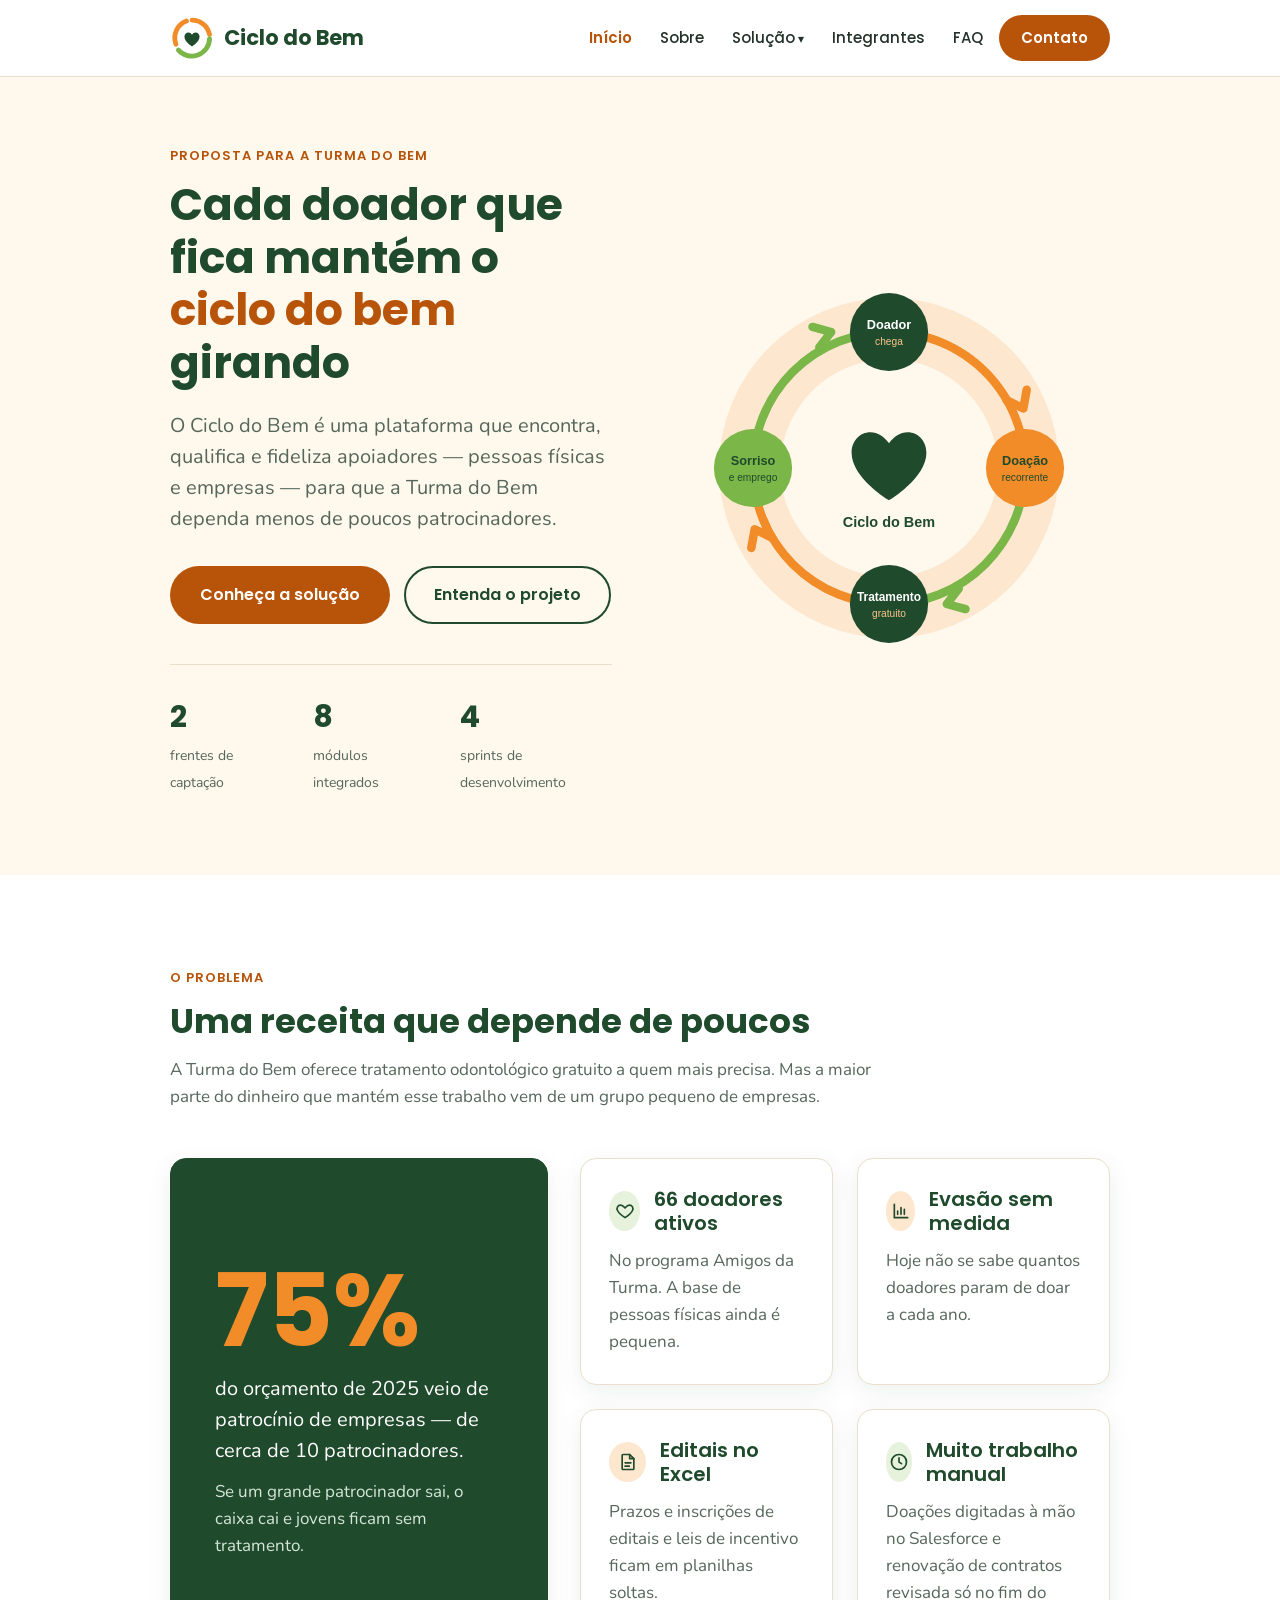
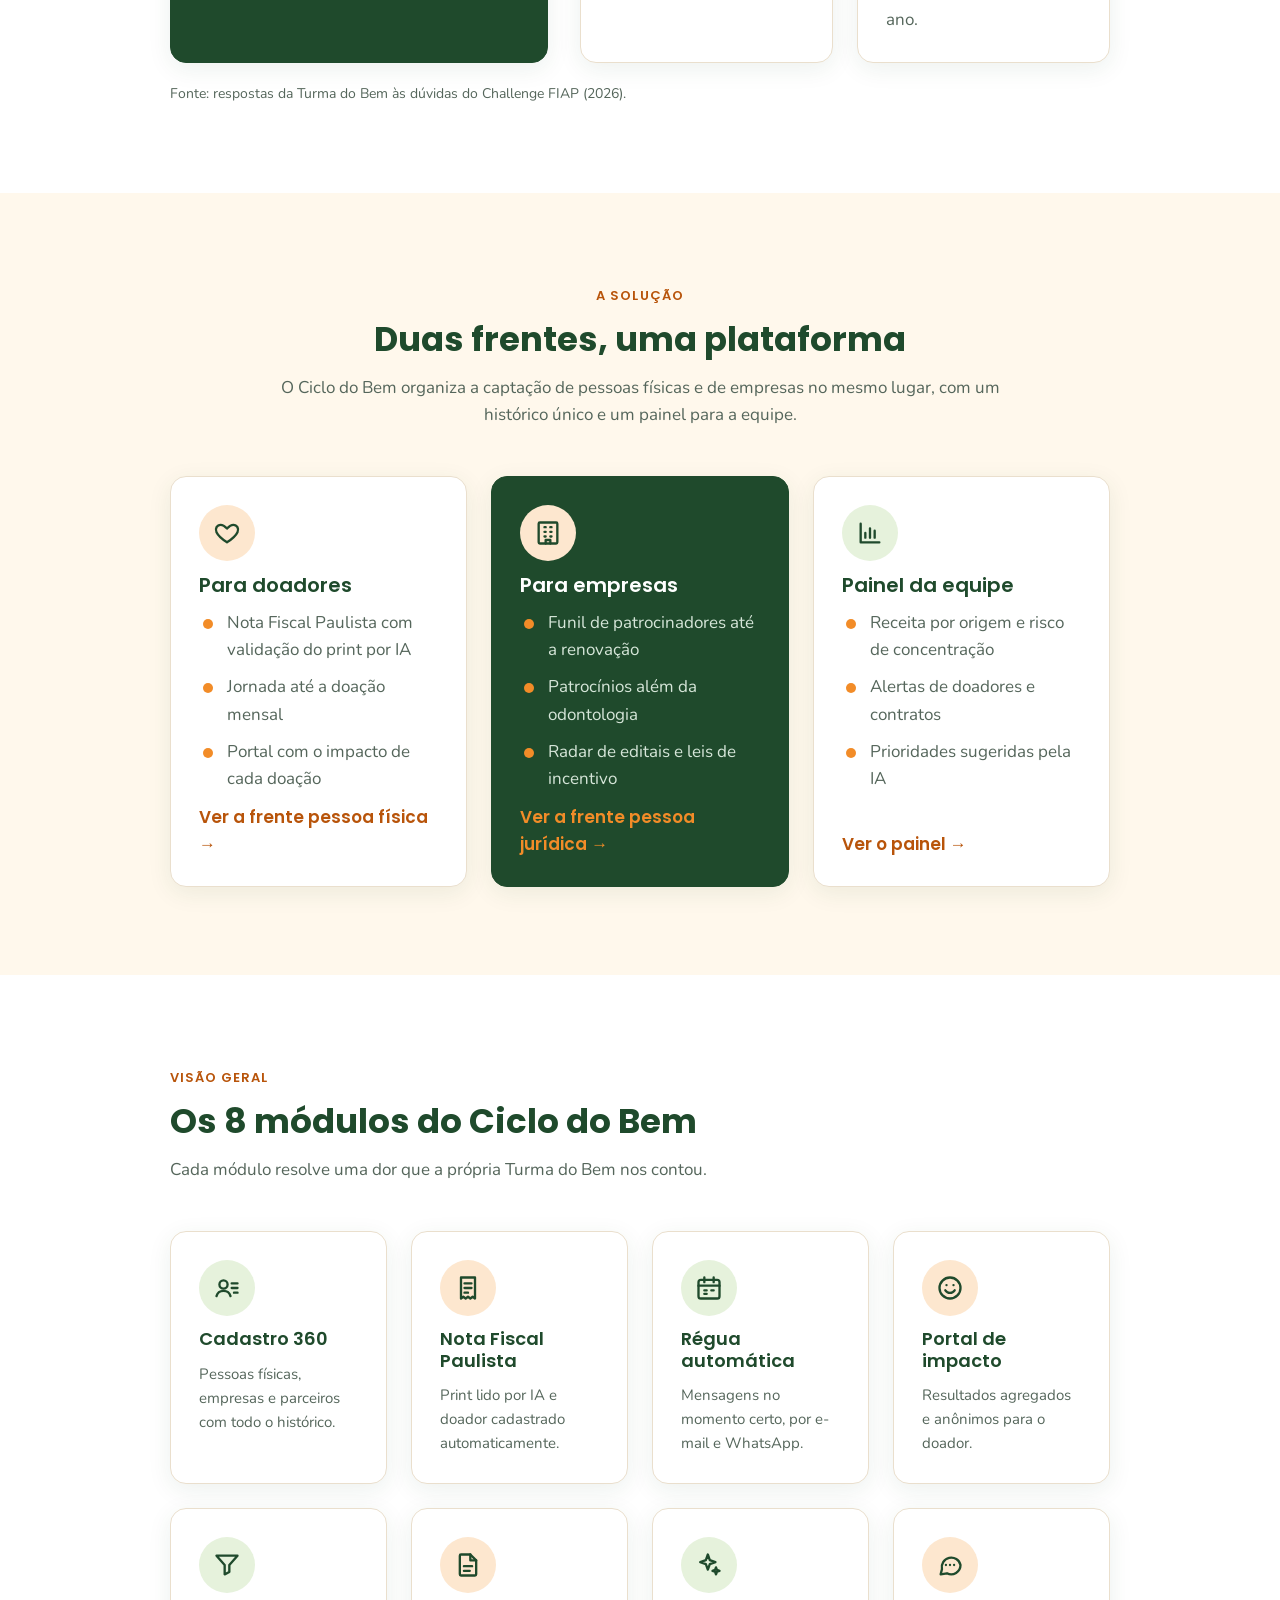
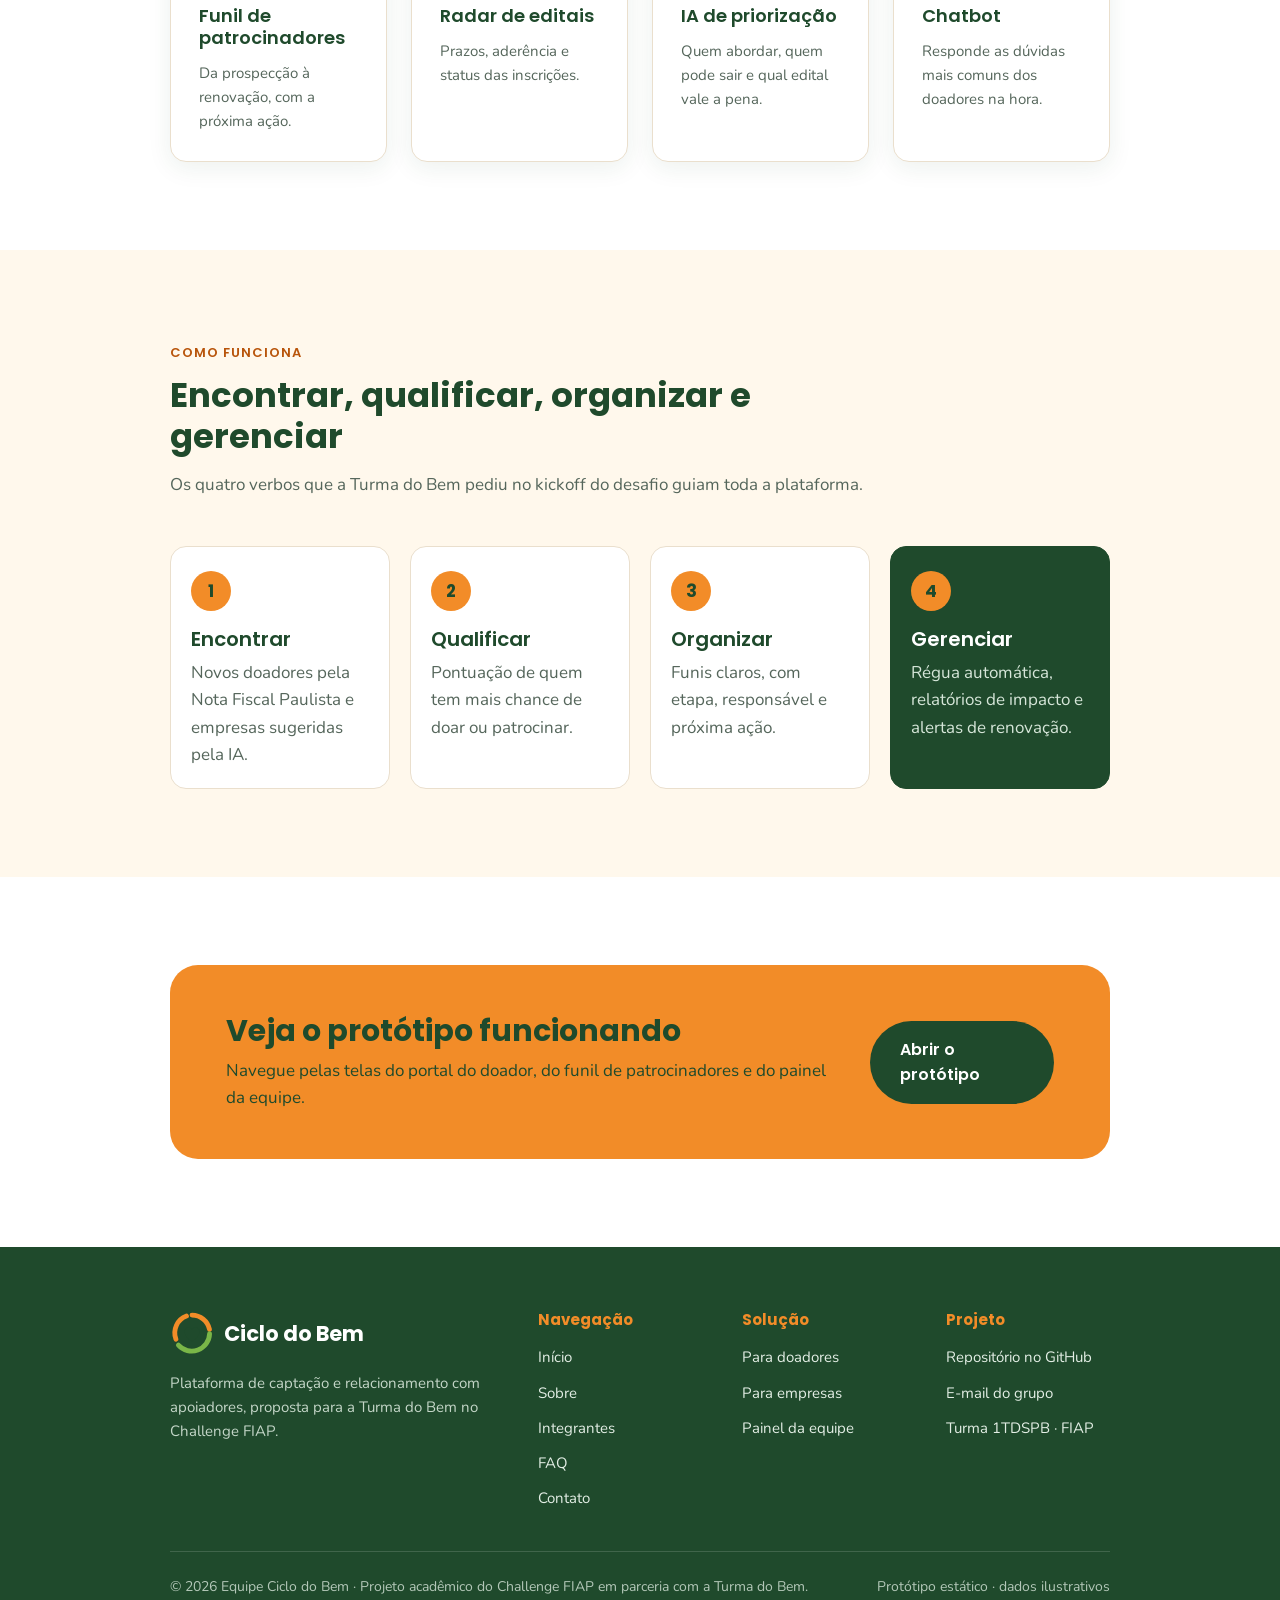
<file: index.html>
<!DOCTYPE html>
<html lang="pt-BR">
<head>
    <meta charset="UTF-8">
    <meta name="viewport" content="width=device-width, initial-scale=1.0">
    <meta name="description" content="Ciclo do Bem: plataforma para a Turma do Bem encontrar, qualificar e fidelizar doadores e patrocinadores.">
    <title>Início | Ciclo do Bem</title>
    <link rel="icon" href="assets/imagens/logo-ciclo-do-bem.svg" type="image/svg+xml">

    <!-- Fontes: Poppins (títulos) e Nunito (textos) -->
    <link rel="preconnect" href="https://fonts.googleapis.com">
    <link rel="preconnect" href="https://fonts.gstatic.com" crossorigin>
    <link href="https://fonts.googleapis.com/css2?family=Nunito:wght@400;600;700;800&family=Poppins:wght@500;600;700&display=swap" rel="stylesheet">

    <!-- Estilos do projeto: base > componentes > páginas -->
    <link rel="stylesheet" href="css/base.css">
    <link rel="stylesheet" href="css/componentes.css">
    <link rel="stylesheet" href="css/paginas.css">
</head>
<body>
    <!-- Atalho de acessibilidade para quem navega pelo teclado -->
    <a href="#conteudo" class="pular-conteudo">Pular para o conteúdo</a>

    <!-- ===== CABEÇALHO (igual em todas as páginas) ===== -->
    <header class="cabecalho">
        <div class="container cabecalho-conteudo">
            <a href="index.html" class="logo" aria-label="Ciclo do Bem — voltar para a página inicial">
                <img class="logo-imagem" src="assets/imagens/logo-ciclo-do-bem.svg" alt="" width="44" height="44">
                <span class="logo-texto">Ciclo do Bem</span>
            </a>

            <!-- Menu principal de navegação -->
            <nav aria-label="Menu principal">
                <ul class="menu-lista">
                    <li><a href="index.html" class="menu-link menu-link-ativo" aria-current="page">Início</a></li>
                    <li><a href="sobre.html" class="menu-link">Sobre</a></li>
                    <li class="menu-item-submenu">
                        <a href="doador.html" class="menu-link menu-link-seta">Solução</a>
                        <ul class="submenu">
                            <li><a href="doador.html" class="submenu-link">Para doadores<span class="submenu-descricao">Nota Fiscal Paulista e portal</span></a></li>
                            <li><a href="empresas.html" class="submenu-link">Para empresas<span class="submenu-descricao">Funil, patrocínio e editais</span></a></li>
                            <li><a href="painel.html" class="submenu-link">Painel da equipe<span class="submenu-descricao">Indicadores e alertas</span></a></li>
                        </ul>
                    </li>
                    <li><a href="integrantes.html" class="menu-link">Integrantes</a></li>
                    <li><a href="faq.html" class="menu-link">FAQ</a></li>
                    <li><a href="contato.html" class="btn btn-primario btn-pequeno">Contato</a></li>
                </ul>
            </nav>
        </div>
    </header>

    <!-- ===== CONTEÚDO PRINCIPAL ===== -->
    <main id="conteudo">
        <!-- ===== HERO: apresentação do projeto ===== -->
        <section class="hero" aria-labelledby="titulo-hero">
            <div class="container duas-colunas">
                <div>
                    <span class="etiqueta">Proposta para a Turma do Bem</span>
                    <h1 id="titulo-hero">Cada doador que fica mantém o <span class="hero-destaque">ciclo do bem</span> girando</h1>
                    <p class="texto-destaque">O Ciclo do Bem é uma plataforma que encontra, qualifica e fideliza apoiadores — pessoas físicas e empresas — para que a Turma do Bem dependa menos de poucos patrocinadores.</p>
                    <div class="grupo-botoes">
                        <a href="doador.html" class="btn btn-primario">Conheça a solução</a>
                        <a href="sobre.html" class="btn btn-contorno">Entenda o projeto</a>
                    </div>

                    <!-- Números rápidos da proposta -->
                    <ul class="hero-numeros">
                        <li><span class="hero-numero-valor">2</span><span class="hero-numero-rotulo">frentes de captação</span></li>
                        <li><span class="hero-numero-valor">8</span><span class="hero-numero-rotulo">módulos integrados</span></li>
                        <li><span class="hero-numero-valor">4</span><span class="hero-numero-rotulo">sprints de desenvolvimento</span></li>
                    </ul>
                </div>
                <img class="hero-ilustracao" src="assets/imagens/ilustracao-ciclo.svg" alt="Ilustração do ciclo do bem: o doador chega, faz uma doação recorrente, o jovem recebe tratamento gratuito e volta a sorrir e a buscar emprego." width="500" height="442">
            </div>
        </section>

        <!-- ===== O PROBLEMA ===== -->
        <section class="secao secao-branca" aria-labelledby="titulo-problema">
            <div class="container">
                <div class="secao-cabecalho">
                    <span class="etiqueta">O problema</span>
                    <h2 id="titulo-problema">Uma receita que depende de poucos</h2>
                    <p>A Turma do Bem oferece tratamento odontológico gratuito a quem mais precisa. Mas a maior parte do dinheiro que mantém esse trabalho vem de um grupo pequeno de empresas.</p>
                </div>

                <div class="problema-grade">
                    <article class="card card-escuro problema-numero">
                        <p class="numero-gigante">75%</p>
                        <p class="texto-destaque">do orçamento de 2025 veio de patrocínio de empresas — de cerca de 10 patrocinadores.</p>
                        <p>Se um grande patrocinador sai, o caixa cai e jovens ficam sem tratamento.</p>
                    </article>

                    <div class="grade grade-2">
                        <article class="card">
                            <div class="card-cabecalho">
                                <span class="icone-circulo icone-circulo-pequeno"><img src="assets/icones/icone-coracao.svg" alt=""></span>
                                <h3>66 doadores ativos</h3>
                            </div>
                            <p>No programa Amigos da Turma. A base de pessoas físicas ainda é pequena.</p>
                        </article>
                        <article class="card">
                            <div class="card-cabecalho">
                                <span class="icone-circulo icone-circulo-pequeno icone-circulo-laranja"><img src="assets/icones/icone-grafico.svg" alt=""></span>
                                <h3>Evasão sem medida</h3>
                            </div>
                            <p>Hoje não se sabe quantos doadores param de doar a cada ano.</p>
                        </article>
                        <article class="card">
                            <div class="card-cabecalho">
                                <span class="icone-circulo icone-circulo-pequeno icone-circulo-laranja"><img src="assets/icones/icone-edital.svg" alt=""></span>
                                <h3>Editais no Excel</h3>
                            </div>
                            <p>Prazos e inscrições de editais e leis de incentivo ficam em planilhas soltas.</p>
                        </article>
                        <article class="card">
                            <div class="card-cabecalho">
                                <span class="icone-circulo icone-circulo-pequeno"><img src="assets/icones/icone-relogio.svg" alt=""></span>
                                <h3>Muito trabalho manual</h3>
                            </div>
                            <p>Doações digitadas à mão no Salesforce e renovação de contratos revisada só no fim do ano.</p>
                        </article>
                    </div>
                </div>
                <p class="texto-fonte">Fonte: respostas da Turma do Bem às dúvidas do Challenge FIAP (2026).</p>
            </div>
        </section>

        <!-- ===== A SOLUÇÃO: DUAS FRENTES E O PAINEL ===== -->
        <section class="secao" aria-labelledby="titulo-solucao">
            <div class="container">
                <div class="secao-cabecalho secao-cabecalho-centro">
                    <span class="etiqueta">A solução</span>
                    <h2 id="titulo-solucao">Duas frentes, uma plataforma</h2>
                    <p>O Ciclo do Bem organiza a captação de pessoas físicas e de empresas no mesmo lugar, com um histórico único e um painel para a equipe.</p>
                </div>

                <div class="grade grade-3">
                    <article class="card card-interativo">
                        <span class="icone-circulo icone-circulo-laranja"><img src="assets/icones/icone-coracao.svg" alt=""></span>
                        <h3>Para doadores</h3>
                        <ul class="lista-marcada">
                            <li>Nota Fiscal Paulista com validação do print por IA</li>
                            <li>Jornada até a doação mensal</li>
                            <li>Portal com o impacto de cada doação</li>
                        </ul>
                        <a href="doador.html" class="card-link">Ver a frente pessoa física →</a>
                    </article>
                    <article class="card card-escuro card-interativo">
                        <span class="icone-circulo icone-circulo-laranja"><img src="assets/icones/icone-empresa.svg" alt=""></span>
                        <h3>Para empresas</h3>
                        <ul class="lista-marcada">
                            <li>Funil de patrocinadores até a renovação</li>
                            <li>Patrocínios além da odontologia</li>
                            <li>Radar de editais e leis de incentivo</li>
                        </ul>
                        <a href="empresas.html" class="card-link">Ver a frente pessoa jurídica →</a>
                    </article>
                    <article class="card card-interativo">
                        <span class="icone-circulo"><img src="assets/icones/icone-grafico.svg" alt=""></span>
                        <h3>Painel da equipe</h3>
                        <ul class="lista-marcada">
                            <li>Receita por origem e risco de concentração</li>
                            <li>Alertas de doadores e contratos</li>
                            <li>Prioridades sugeridas pela IA</li>
                        </ul>
                        <a href="painel.html" class="card-link">Ver o painel →</a>
                    </article>
                </div>
            </div>
        </section>

        <!-- ===== MÓDULOS DA PLATAFORMA ===== -->
        <section class="secao secao-branca" aria-labelledby="titulo-modulos">
            <div class="container">
                <div class="secao-cabecalho">
                    <span class="etiqueta">Visão geral</span>
                    <h2 id="titulo-modulos">Os 8 módulos do Ciclo do Bem</h2>
                    <p>Cada módulo resolve uma dor que a própria Turma do Bem nos contou.</p>
                </div>

                <div class="grade grade-4">
                    <article class="card modulo">
                        <span class="icone-circulo"><img src="assets/icones/icone-cadastro.svg" alt=""></span>
                        <h3>Cadastro 360</h3>
                        <p>Pessoas físicas, empresas e parceiros com todo o histórico.</p>
                    </article>
                    <article class="card modulo">
                        <span class="icone-circulo icone-circulo-laranja"><img src="assets/icones/icone-recibo.svg" alt=""></span>
                        <h3>Nota Fiscal Paulista</h3>
                        <p>Print lido por IA e doador cadastrado automaticamente.</p>
                    </article>
                    <article class="card modulo">
                        <span class="icone-circulo"><img src="assets/icones/icone-calendario.svg" alt=""></span>
                        <h3>Régua automática</h3>
                        <p>Mensagens no momento certo, por e-mail e WhatsApp.</p>
                    </article>
                    <article class="card modulo">
                        <span class="icone-circulo icone-circulo-laranja"><img src="assets/icones/icone-sorriso.svg" alt=""></span>
                        <h3>Portal de impacto</h3>
                        <p>Resultados agregados e anônimos para o doador.</p>
                    </article>
                    <article class="card modulo">
                        <span class="icone-circulo"><img src="assets/icones/icone-funil.svg" alt=""></span>
                        <h3>Funil de patrocinadores</h3>
                        <p>Da prospecção à renovação, com a próxima ação.</p>
                    </article>
                    <article class="card modulo">
                        <span class="icone-circulo icone-circulo-laranja"><img src="assets/icones/icone-edital.svg" alt=""></span>
                        <h3>Radar de editais</h3>
                        <p>Prazos, aderência e status das inscrições.</p>
                    </article>
                    <article class="card modulo">
                        <span class="icone-circulo"><img src="assets/icones/icone-ia.svg" alt=""></span>
                        <h3>IA de priorização</h3>
                        <p>Quem abordar, quem pode sair e qual edital vale a pena.</p>
                    </article>
                    <article class="card modulo">
                        <span class="icone-circulo icone-circulo-laranja"><img src="assets/icones/icone-chat.svg" alt=""></span>
                        <h3>Chatbot</h3>
                        <p>Responde as dúvidas mais comuns dos doadores na hora.</p>
                    </article>
                </div>
            </div>
        </section>

        <!-- ===== COMO FUNCIONA ===== -->
        <section class="secao" aria-labelledby="titulo-como-funciona">
            <div class="container">
                <div class="secao-cabecalho">
                    <span class="etiqueta">Como funciona</span>
                    <h2 id="titulo-como-funciona">Encontrar, qualificar, organizar e gerenciar</h2>
                    <p>Os quatro verbos que a Turma do Bem pediu no kickoff do desafio guiam toda a plataforma.</p>
                </div>

                <ol class="passos">
                    <li class="passo">
                        <h3>Encontrar</h3>
                        <p>Novos doadores pela Nota Fiscal Paulista e empresas sugeridas pela IA.</p>
                    </li>
                    <li class="passo">
                        <h3>Qualificar</h3>
                        <p>Pontuação de quem tem mais chance de doar ou patrocinar.</p>
                    </li>
                    <li class="passo">
                        <h3>Organizar</h3>
                        <p>Funis claros, com etapa, responsável e próxima ação.</p>
                    </li>
                    <li class="passo passo-destaque">
                        <h3>Gerenciar</h3>
                        <p>Régua automática, relatórios de impacto e alertas de renovação.</p>
                    </li>
                </ol>
            </div>
        </section>

        <!-- ===== CHAMADA FINAL ===== -->
        <section class="secao secao-branca" aria-labelledby="titulo-chamada">
            <div class="container">
                <div class="faixa-chamada">
                    <div>
                        <h2 id="titulo-chamada">Veja o protótipo funcionando</h2>
                        <p>Navegue pelas telas do portal do doador, do funil de patrocinadores e do painel da equipe.</p>
                    </div>
                    <a href="doador.html" class="btn btn-secundario">Abrir o protótipo</a>
                </div>
            </div>
        </section>
    </main>

    <!-- ===== RODAPÉ (igual em todas as páginas) ===== -->
    <footer class="rodape">
        <div class="container">
            <div class="rodape-grade">
                <div>
                    <a href="index.html" class="logo" aria-label="Ciclo do Bem — página inicial">
                        <img class="logo-imagem" src="assets/imagens/logo-ciclo-do-bem.svg" alt="" width="44" height="44">
                        <span class="logo-texto">Ciclo do Bem</span>
                    </a>
                    <p class="rodape-descricao">Plataforma de captação e relacionamento com apoiadores, proposta para a Turma do Bem no Challenge FIAP.</p>
                </div>

                <nav aria-label="Páginas do site">
                    <h2 class="rodape-titulo">Navegação</h2>
                    <ul class="rodape-lista">
                        <li><a href="index.html" class="rodape-link">Início</a></li>
                        <li><a href="sobre.html" class="rodape-link">Sobre</a></li>
                        <li><a href="integrantes.html" class="rodape-link">Integrantes</a></li>
                        <li><a href="faq.html" class="rodape-link">FAQ</a></li>
                        <li><a href="contato.html" class="rodape-link">Contato</a></li>
                    </ul>
                </nav>

                <nav aria-label="Páginas da solução">
                    <h2 class="rodape-titulo">Solução</h2>
                    <ul class="rodape-lista">
                        <li><a href="doador.html" class="rodape-link">Para doadores</a></li>
                        <li><a href="empresas.html" class="rodape-link">Para empresas</a></li>
                        <li><a href="painel.html" class="rodape-link">Painel da equipe</a></li>
                    </ul>
                </nav>

                <div>
                    <h2 class="rodape-titulo">Projeto</h2>
                    <ul class="rodape-lista">
                        <li><a href="https://github.com/claudiosilva06/ciclo-do-bem" class="rodape-link" target="_blank" rel="noopener noreferrer">Repositório no GitHub</a></li>
                        <li><a href="mailto:projetotdbfiap@gmail.com" class="rodape-link">E-mail do grupo</a></li>
                        <li><span class="rodape-link">Turma 1TDSPB · FIAP</span></li>
                    </ul>
                </div>
            </div>

            <div class="rodape-base">
                <p>© 2026 Equipe Ciclo do Bem · Projeto acadêmico do Challenge FIAP em parceria com a Turma do Bem.</p>
                <p>Protótipo estático · dados ilustrativos</p>
            </div>
        </div>
    </footer>
</body>
</html>
</file>
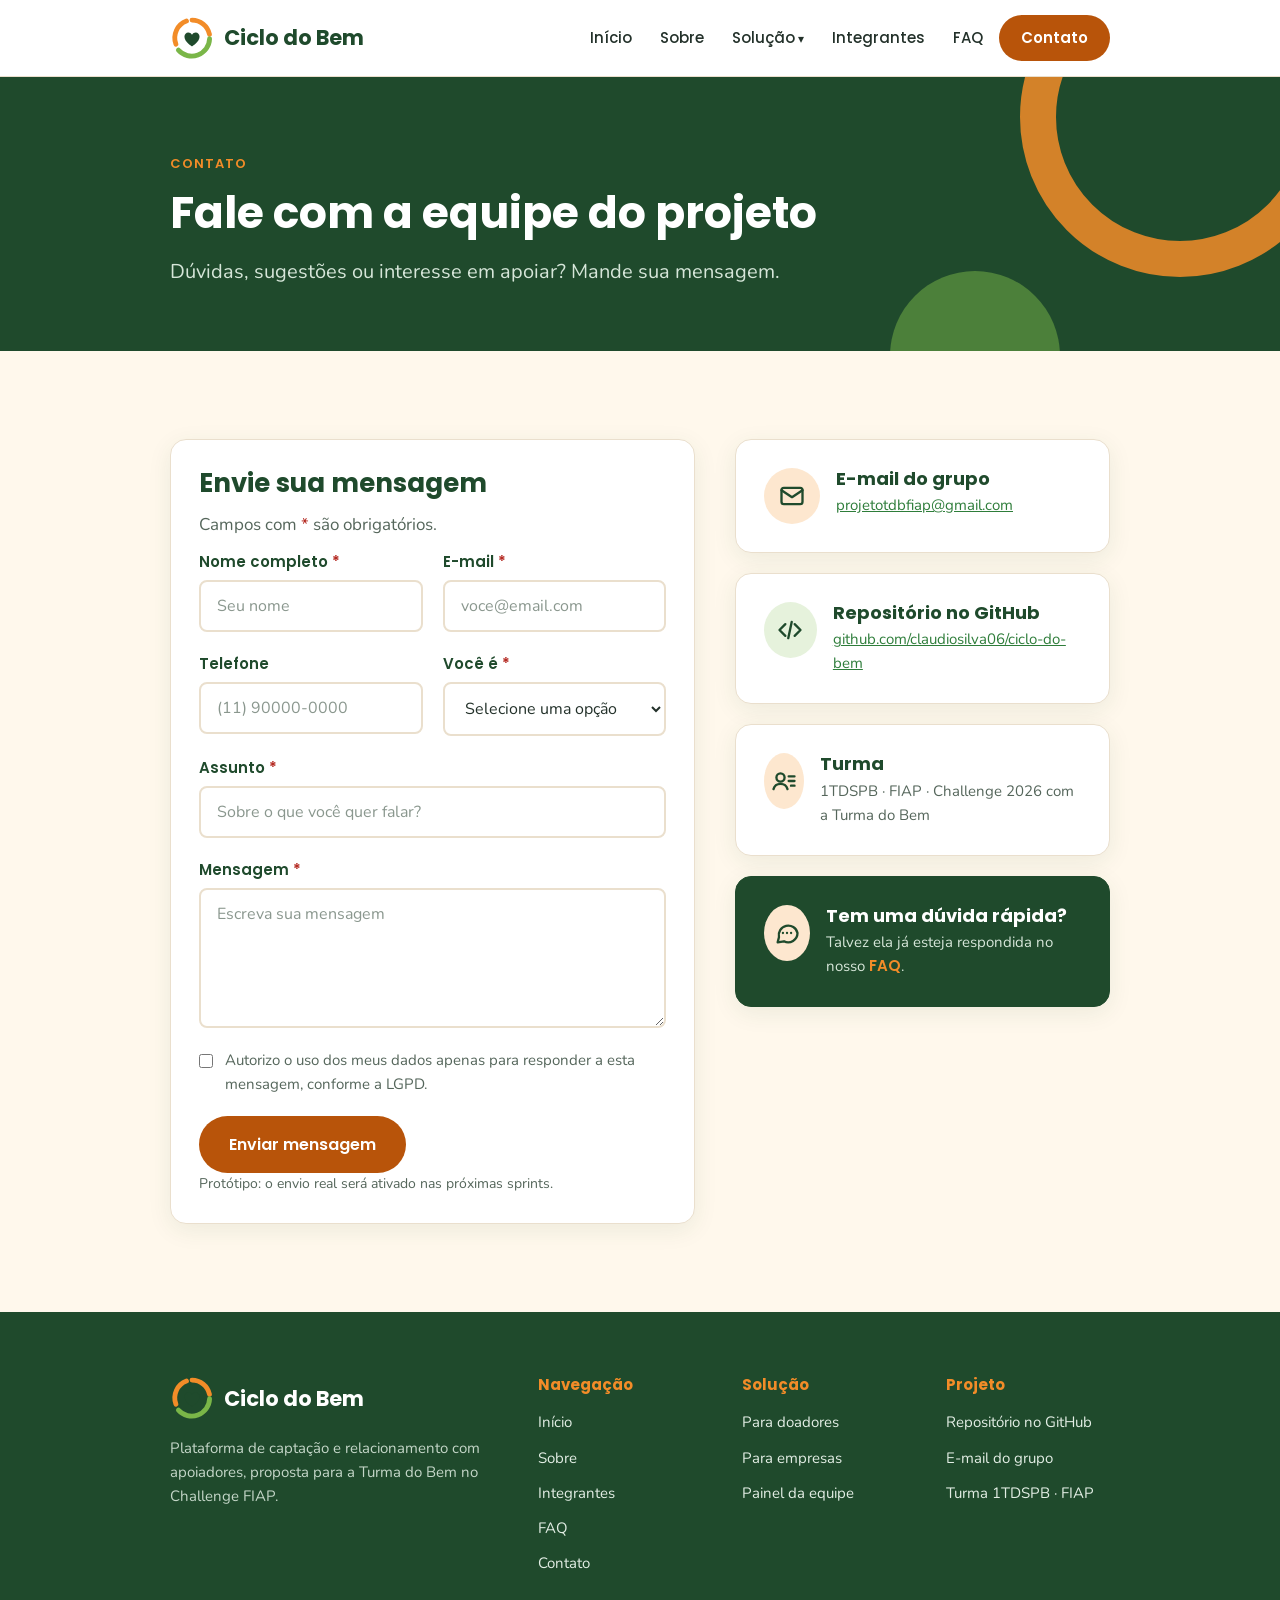
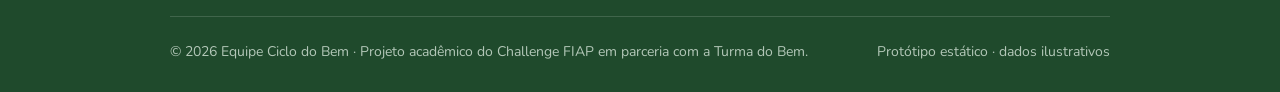
<file: contato.html>
<!DOCTYPE html>
<html lang="pt-BR">
<head>
    <meta charset="UTF-8">
    <meta name="viewport" content="width=device-width, initial-scale=1.0">
    <meta name="description" content="Entre em contato com a equipe do Ciclo do Bem.">
    <title>Contato | Ciclo do Bem</title>
    <link rel="icon" href="assets/imagens/logo-ciclo-do-bem.svg" type="image/svg+xml">

    <!-- Fontes: Poppins (títulos) e Nunito (textos) -->
    <link rel="preconnect" href="https://fonts.googleapis.com">
    <link rel="preconnect" href="https://fonts.gstatic.com" crossorigin>
    <link href="https://fonts.googleapis.com/css2?family=Nunito:wght@400;600;700;800&family=Poppins:wght@500;600;700&display=swap" rel="stylesheet">

    <!-- Estilos do projeto: base > componentes > páginas -->
    <link rel="stylesheet" href="css/base.css">
    <link rel="stylesheet" href="css/componentes.css">
    <link rel="stylesheet" href="css/paginas.css">
</head>
<body>
    <!-- Atalho de acessibilidade para quem navega pelo teclado -->
    <a href="#conteudo" class="pular-conteudo">Pular para o conteúdo</a>

    <!-- ===== CABEÇALHO (igual em todas as páginas) ===== -->
    <header class="cabecalho">
        <div class="container cabecalho-conteudo">
            <a href="index.html" class="logo" aria-label="Ciclo do Bem — voltar para a página inicial">
                <img class="logo-imagem" src="assets/imagens/logo-ciclo-do-bem.svg" alt="" width="44" height="44">
                <span class="logo-texto">Ciclo do Bem</span>
            </a>

            <!-- Menu principal de navegação -->
            <nav aria-label="Menu principal">
                <ul class="menu-lista">
                    <li><a href="index.html" class="menu-link">Início</a></li>
                    <li><a href="sobre.html" class="menu-link">Sobre</a></li>
                    <li class="menu-item-submenu">
                        <a href="doador.html" class="menu-link menu-link-seta">Solução</a>
                        <ul class="submenu">
                            <li><a href="doador.html" class="submenu-link">Para doadores<span class="submenu-descricao">Nota Fiscal Paulista e portal</span></a></li>
                            <li><a href="empresas.html" class="submenu-link">Para empresas<span class="submenu-descricao">Funil, patrocínio e editais</span></a></li>
                            <li><a href="painel.html" class="submenu-link">Painel da equipe<span class="submenu-descricao">Indicadores e alertas</span></a></li>
                        </ul>
                    </li>
                    <li><a href="integrantes.html" class="menu-link">Integrantes</a></li>
                    <li><a href="faq.html" class="menu-link">FAQ</a></li>
                    <li><a href="contato.html" class="btn btn-primario btn-pequeno" aria-current="page">Contato</a></li>
                </ul>
            </nav>
        </div>
    </header>

    <!-- ===== CONTEÚDO PRINCIPAL ===== -->
    <main id="conteudo">
        <!-- ===== TOPO DA PÁGINA ===== -->
        <section class="topo-pagina" aria-labelledby="titulo-pagina">
            <div class="container">
                <div class="topo-pagina-conteudo">
                    <span class="etiqueta">Contato</span>
                    <h1 id="titulo-pagina">Fale com a equipe do projeto</h1>
                    <p class="texto-destaque">Dúvidas, sugestões ou interesse em apoiar? Mande sua mensagem.</p>
                </div>
            </div>
        </section>

        <!-- ===== FORMULÁRIO E INFORMAÇÕES ===== -->
        <div class="secao">
            <div class="container contato-layout">
                <!-- Formulário de contato (o envio real entra nas próximas sprints) -->
                <section class="card contato-formulario" aria-labelledby="titulo-formulario">
                    <h2 id="titulo-formulario">Envie sua mensagem</h2>
                    <p>Campos com <span class="campo-obrigatorio">*</span> são obrigatórios.</p>

                    <form class="formulario" action="#" method="post">
                        <div class="formulario-linha">
                            <div class="campo">
                                <label class="campo-rotulo" for="nome">Nome completo <span class="campo-obrigatorio">*</span></label>
                                <input class="campo-entrada" type="text" id="nome" name="nome" placeholder="Seu nome" autocomplete="name" required>
                            </div>
                            <div class="campo">
                                <label class="campo-rotulo" for="email">E-mail <span class="campo-obrigatorio">*</span></label>
                                <input class="campo-entrada" type="email" id="email" name="email" placeholder="voce@email.com" autocomplete="email" required>
                            </div>
                        </div>

                        <div class="formulario-linha">
                            <div class="campo">
                                <label class="campo-rotulo" for="telefone">Telefone</label>
                                <input class="campo-entrada" type="tel" id="telefone" name="telefone" placeholder="(11) 90000-0000" autocomplete="tel">
                            </div>
                            <div class="campo">
                                <label class="campo-rotulo" for="perfil">Você é <span class="campo-obrigatorio">*</span></label>
                                <select class="campo-entrada" id="perfil" name="perfil" required>
                                    <option value="" disabled selected>Selecione uma opção</option>
                                    <option value="doador">Doador ou quero doar</option>
                                    <option value="empresa">Empresa ou patrocinador</option>
                                    <option value="voluntario">Dentista voluntário</option>
                                    <option value="outro">Outro</option>
                                </select>
                            </div>
                        </div>

                        <div class="campo">
                            <label class="campo-rotulo" for="assunto">Assunto <span class="campo-obrigatorio">*</span></label>
                            <input class="campo-entrada" type="text" id="assunto" name="assunto" placeholder="Sobre o que você quer falar?" required>
                        </div>

                        <div class="campo">
                            <label class="campo-rotulo" for="mensagem">Mensagem <span class="campo-obrigatorio">*</span></label>
                            <textarea class="campo-entrada campo-area" id="mensagem" name="mensagem" placeholder="Escreva sua mensagem" required></textarea>
                        </div>

                        <label class="campo-checkbox" for="consentimento">
                            <input type="checkbox" id="consentimento" name="consentimento" required>
                            Autorizo o uso dos meus dados apenas para responder a esta mensagem, conforme a LGPD.
                        </label>

                        <div>
                            <button type="submit" class="btn btn-primario">Enviar mensagem</button>
                            <p class="campo-ajuda">Protótipo: o envio real será ativado nas próximas sprints.</p>
                        </div>
                    </form>
                </section>

                <!-- Outras formas de contato -->
                <aside class="contato-info" aria-label="Outras formas de contato">
                    <article class="card contato-item">
                        <span class="icone-circulo icone-circulo-laranja"><img src="assets/icones/icone-email.svg" alt=""></span>
                        <div>
                            <h2 class="contato-item-titulo">E-mail do grupo</h2>
                            <p><a href="mailto:projetotdbfiap@gmail.com">projetotdbfiap@gmail.com</a></p>
                        </div>
                    </article>
                    <article class="card contato-item">
                        <span class="icone-circulo"><img src="assets/icones/icone-codigo.svg" alt=""></span>
                        <div>
                            <h2 class="contato-item-titulo">Repositório no GitHub</h2>
                            <p><a href="https://github.com/claudiosilva06/ciclo-do-bem" target="_blank" rel="noopener noreferrer">github.com/claudiosilva06/ciclo-do-bem</a></p>
                        </div>
                    </article>
                    <article class="card contato-item">
                        <span class="icone-circulo icone-circulo-laranja"><img src="assets/icones/icone-cadastro.svg" alt=""></span>
                        <div>
                            <h2 class="contato-item-titulo">Turma</h2>
                            <p>1TDSPB · FIAP · Challenge 2026 com a Turma do Bem</p>
                        </div>
                    </article>
                    <article class="card card-escuro contato-item">
                        <span class="icone-circulo icone-circulo-laranja"><img src="assets/icones/icone-chat.svg" alt=""></span>
                        <div>
                            <h2 class="contato-item-titulo">Tem uma dúvida rápida?</h2>
                            <p>Talvez ela já esteja respondida no nosso <a href="faq.html" class="card-link">FAQ</a>.</p>
                        </div>
                    </article>
                </aside>
            </div>
        </div>
    </main>

    <!-- ===== RODAPÉ (igual em todas as páginas) ===== -->
    <footer class="rodape">
        <div class="container">
            <div class="rodape-grade">
                <div>
                    <a href="index.html" class="logo" aria-label="Ciclo do Bem — página inicial">
                        <img class="logo-imagem" src="assets/imagens/logo-ciclo-do-bem.svg" alt="" width="44" height="44">
                        <span class="logo-texto">Ciclo do Bem</span>
                    </a>
                    <p class="rodape-descricao">Plataforma de captação e relacionamento com apoiadores, proposta para a Turma do Bem no Challenge FIAP.</p>
                </div>

                <nav aria-label="Páginas do site">
                    <h2 class="rodape-titulo">Navegação</h2>
                    <ul class="rodape-lista">
                        <li><a href="index.html" class="rodape-link">Início</a></li>
                        <li><a href="sobre.html" class="rodape-link">Sobre</a></li>
                        <li><a href="integrantes.html" class="rodape-link">Integrantes</a></li>
                        <li><a href="faq.html" class="rodape-link">FAQ</a></li>
                        <li><a href="contato.html" class="rodape-link">Contato</a></li>
                    </ul>
                </nav>

                <nav aria-label="Páginas da solução">
                    <h2 class="rodape-titulo">Solução</h2>
                    <ul class="rodape-lista">
                        <li><a href="doador.html" class="rodape-link">Para doadores</a></li>
                        <li><a href="empresas.html" class="rodape-link">Para empresas</a></li>
                        <li><a href="painel.html" class="rodape-link">Painel da equipe</a></li>
                    </ul>
                </nav>

                <div>
                    <h2 class="rodape-titulo">Projeto</h2>
                    <ul class="rodape-lista">
                        <li><a href="https://github.com/claudiosilva06/ciclo-do-bem" class="rodape-link" target="_blank" rel="noopener noreferrer">Repositório no GitHub</a></li>
                        <li><a href="mailto:projetotdbfiap@gmail.com" class="rodape-link">E-mail do grupo</a></li>
                        <li><span class="rodape-link">Turma 1TDSPB · FIAP</span></li>
                    </ul>
                </div>
            </div>

            <div class="rodape-base">
                <p>© 2026 Equipe Ciclo do Bem · Projeto acadêmico do Challenge FIAP em parceria com a Turma do Bem.</p>
                <p>Protótipo estático · dados ilustrativos</p>
            </div>
        </div>
    </footer>
</body>
</html>
</file>
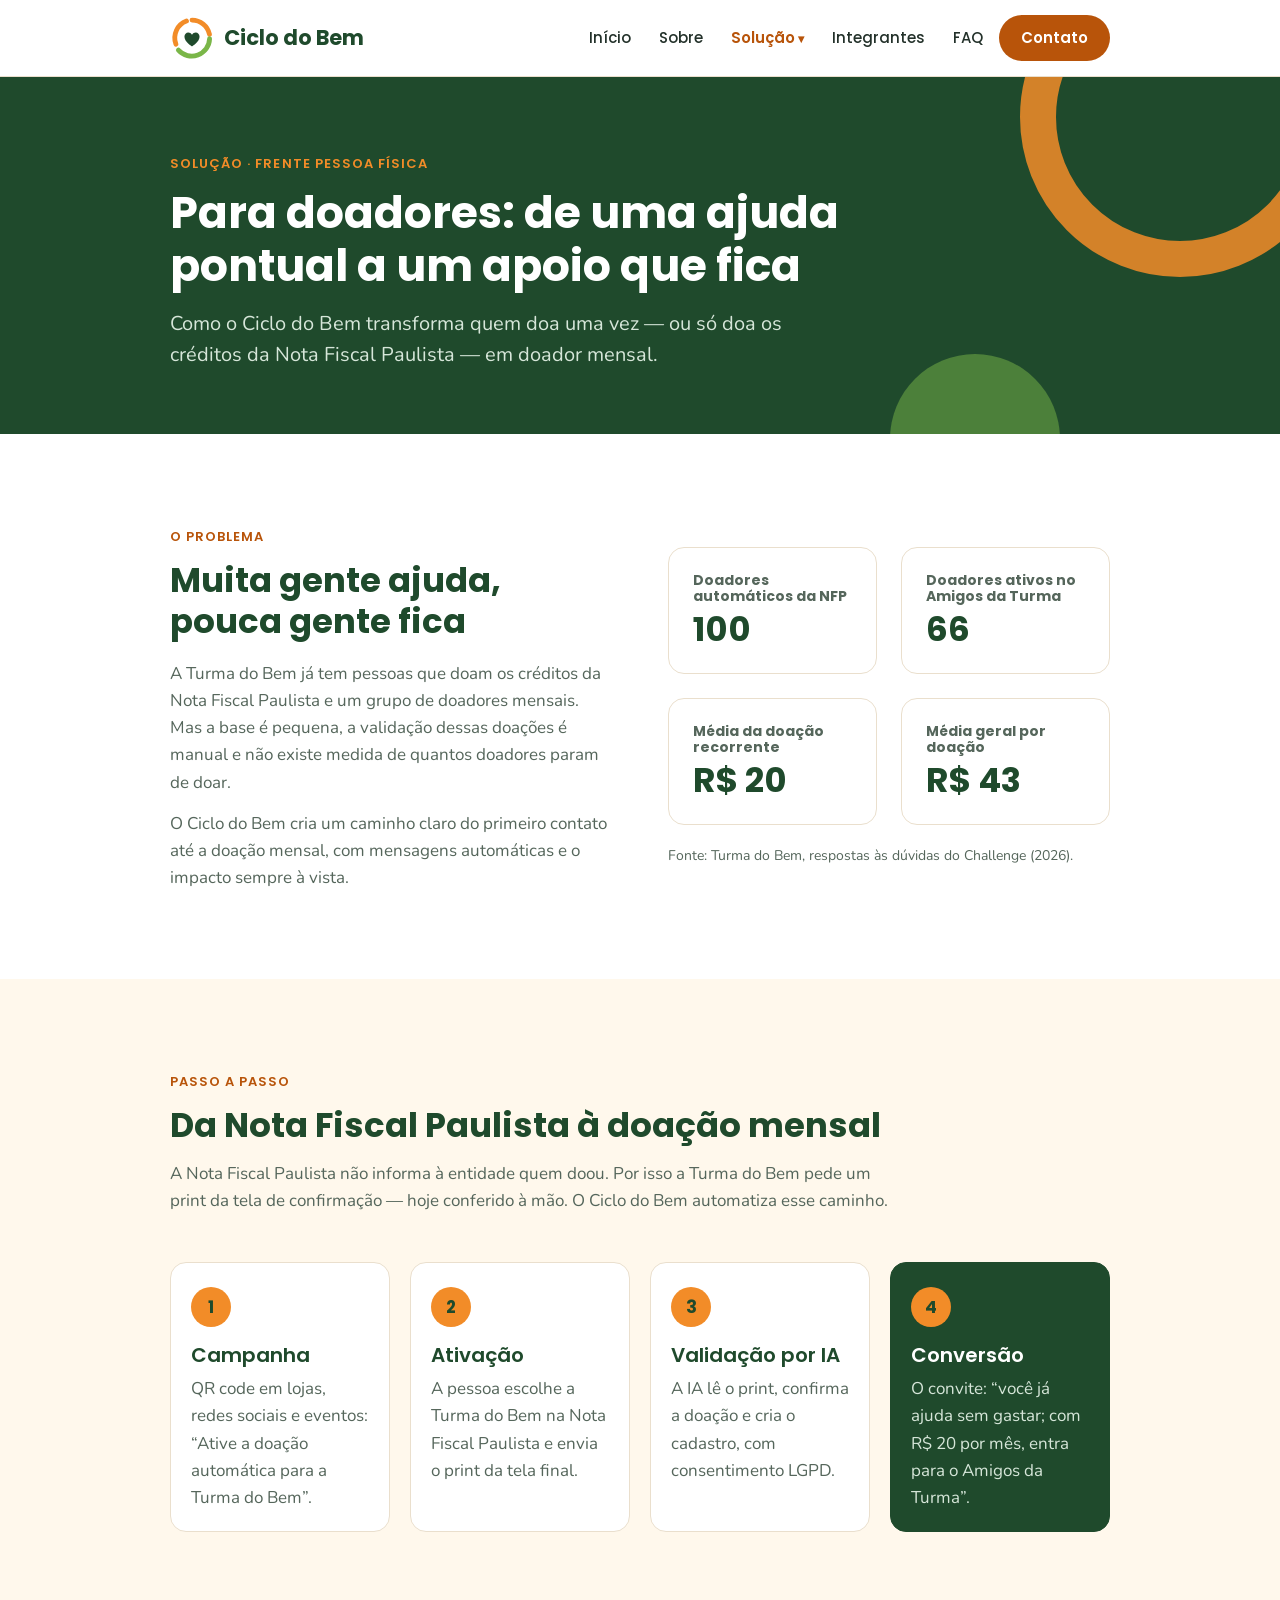
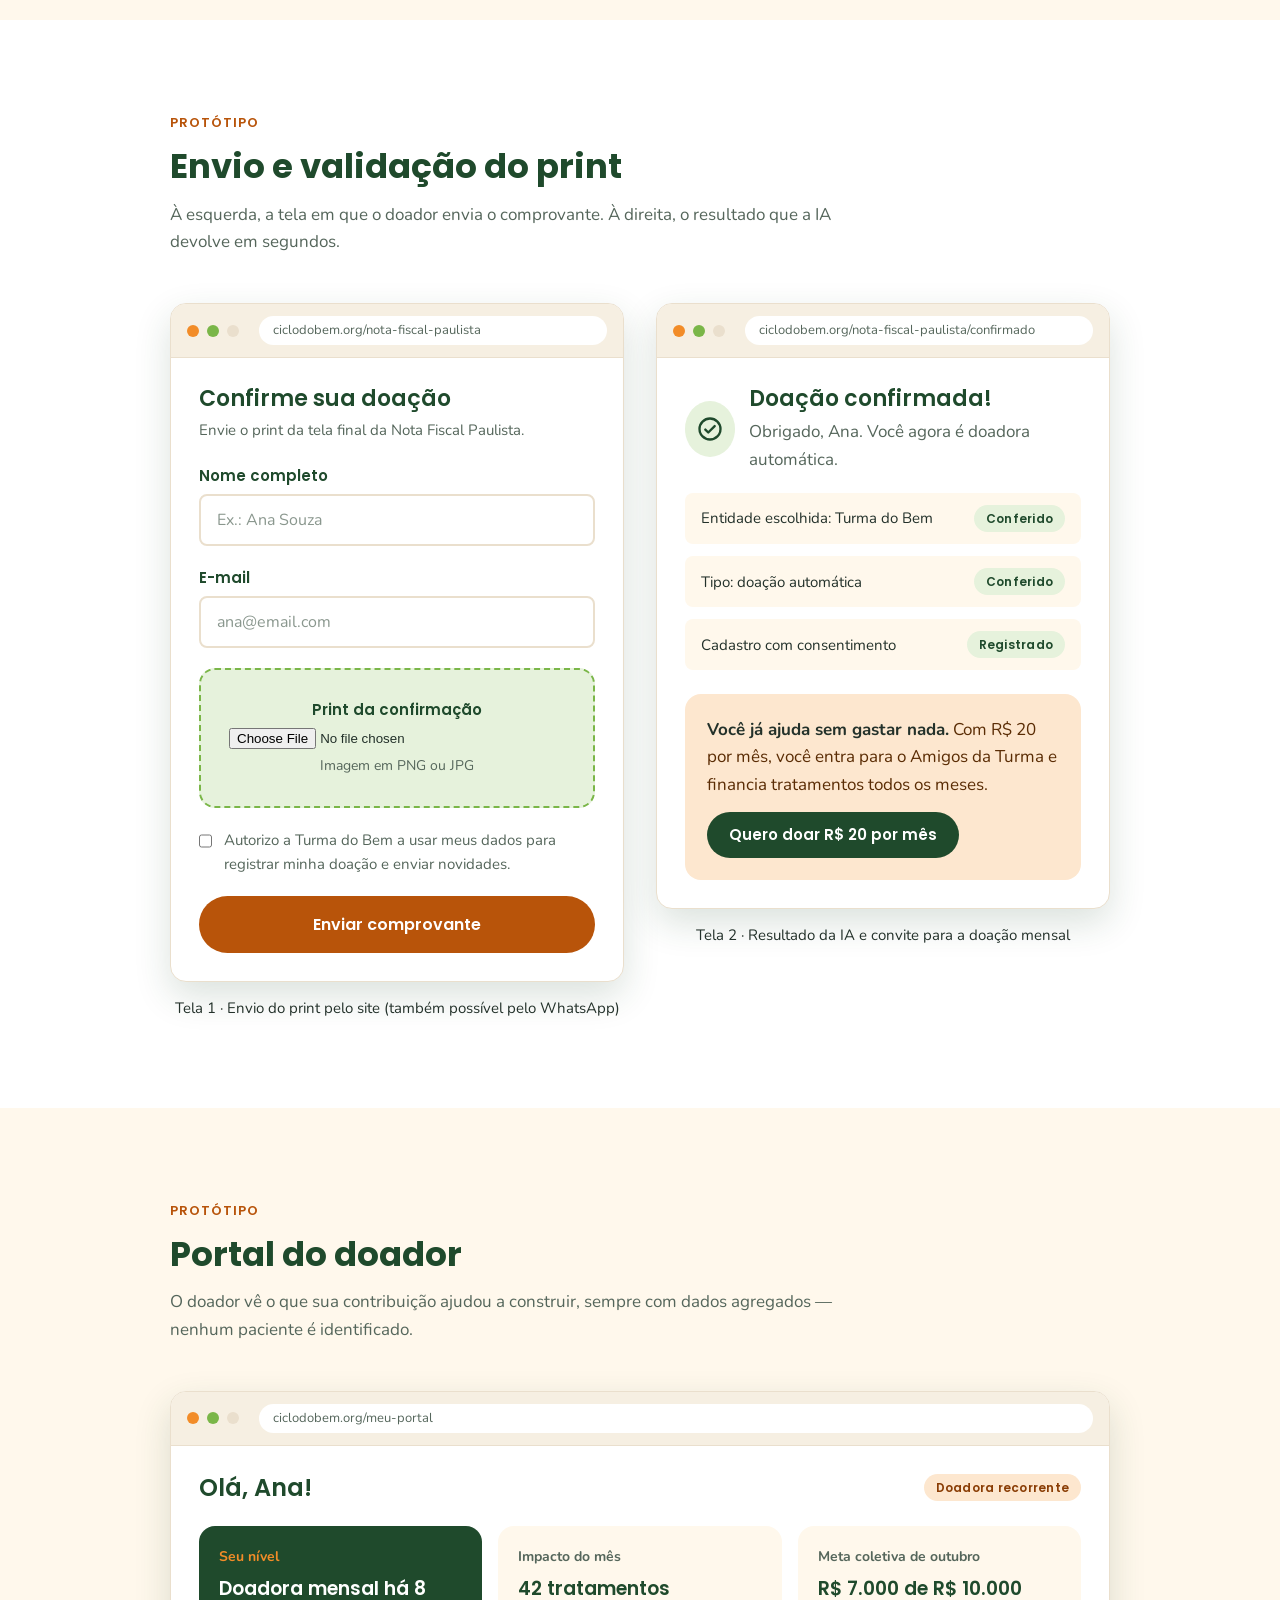
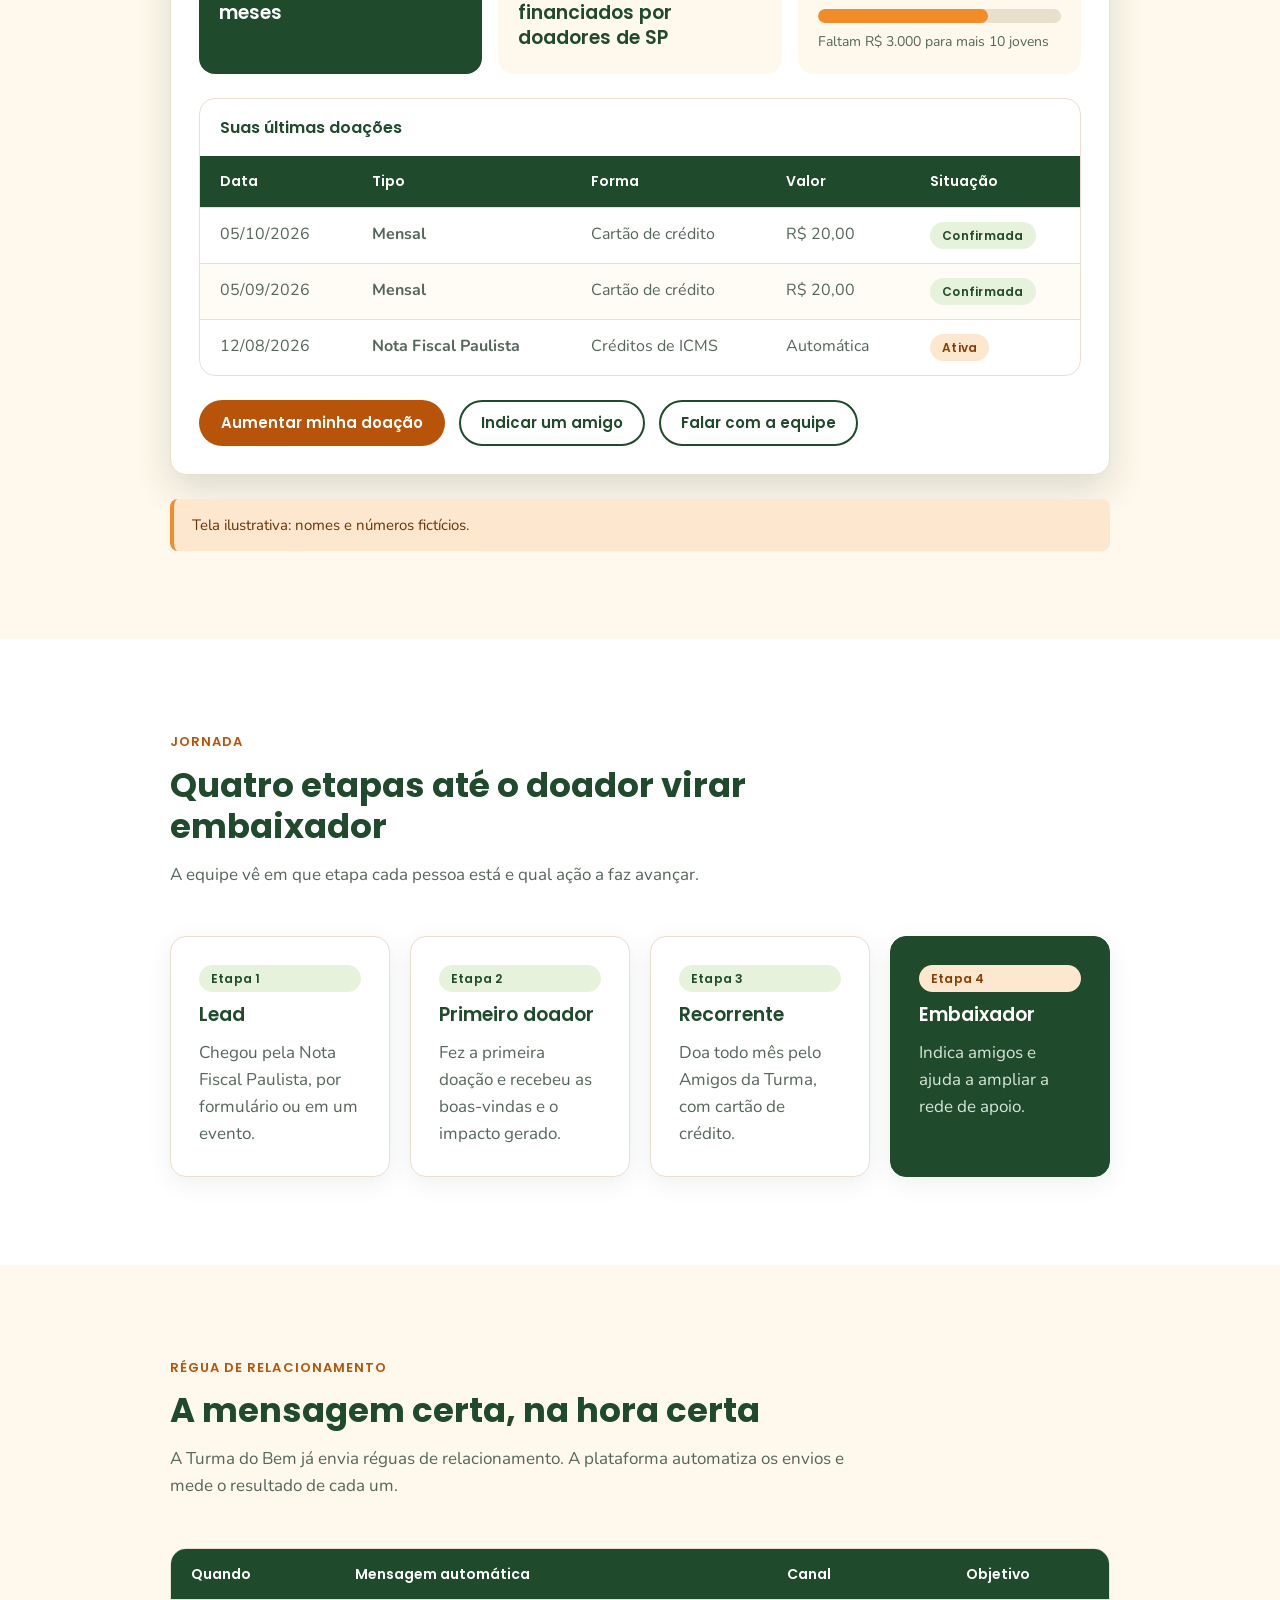
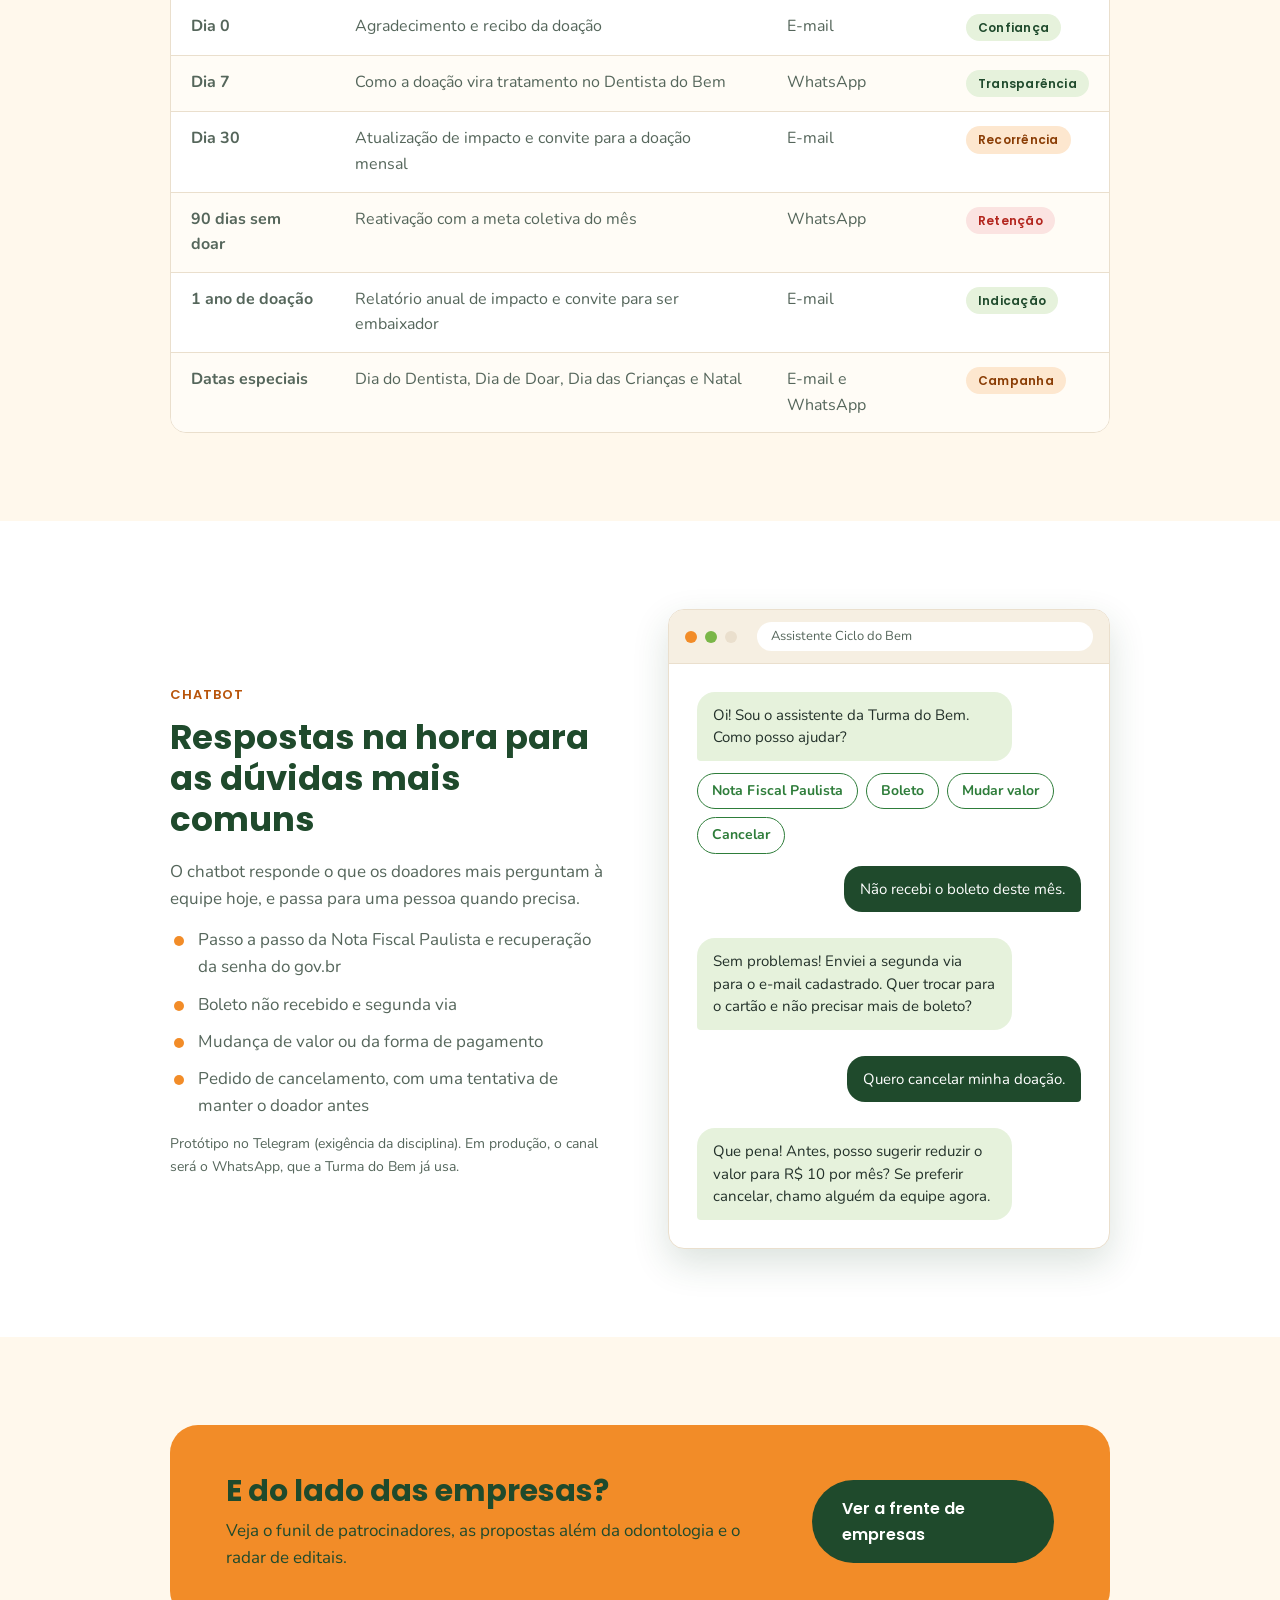
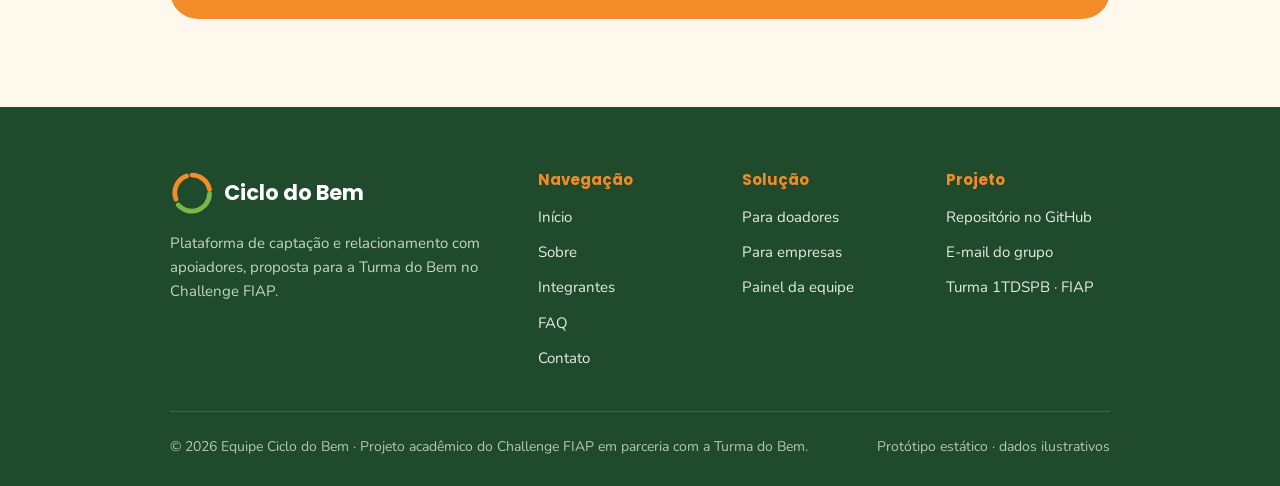
<file: doador.html>
<!DOCTYPE html>
<html lang="pt-BR">
<head>
    <meta charset="UTF-8">
    <meta name="viewport" content="width=device-width, initial-scale=1.0">
    <meta name="description" content="Como o Ciclo do Bem capta e fideliza doadores pessoa física, da Nota Fiscal Paulista à doação mensal.">
    <title>Solução para doadores | Ciclo do Bem</title>
    <link rel="icon" href="assets/imagens/logo-ciclo-do-bem.svg" type="image/svg+xml">

    <!-- Fontes: Poppins (títulos) e Nunito (textos) -->
    <link rel="preconnect" href="https://fonts.googleapis.com">
    <link rel="preconnect" href="https://fonts.gstatic.com" crossorigin>
    <link href="https://fonts.googleapis.com/css2?family=Nunito:wght@400;600;700;800&family=Poppins:wght@500;600;700&display=swap" rel="stylesheet">

    <!-- Estilos do projeto: base > componentes > páginas -->
    <link rel="stylesheet" href="css/base.css">
    <link rel="stylesheet" href="css/componentes.css">
    <link rel="stylesheet" href="css/paginas.css">
</head>
<body>
    <!-- Atalho de acessibilidade para quem navega pelo teclado -->
    <a href="#conteudo" class="pular-conteudo">Pular para o conteúdo</a>

    <!-- ===== CABEÇALHO (igual em todas as páginas) ===== -->
    <header class="cabecalho">
        <div class="container cabecalho-conteudo">
            <a href="index.html" class="logo" aria-label="Ciclo do Bem — voltar para a página inicial">
                <img class="logo-imagem" src="assets/imagens/logo-ciclo-do-bem.svg" alt="" width="44" height="44">
                <span class="logo-texto">Ciclo do Bem</span>
            </a>

            <!-- Menu principal de navegação -->
            <nav aria-label="Menu principal">
                <ul class="menu-lista">
                    <li><a href="index.html" class="menu-link">Início</a></li>
                    <li><a href="sobre.html" class="menu-link">Sobre</a></li>
                    <li class="menu-item-submenu">
                        <a href="doador.html" class="menu-link menu-link-ativo menu-link-seta" aria-current="page">Solução</a>
                        <ul class="submenu">
                            <li><a href="doador.html" class="submenu-link" aria-current="page">Para doadores<span class="submenu-descricao">Nota Fiscal Paulista e portal</span></a></li>
                            <li><a href="empresas.html" class="submenu-link">Para empresas<span class="submenu-descricao">Funil, patrocínio e editais</span></a></li>
                            <li><a href="painel.html" class="submenu-link">Painel da equipe<span class="submenu-descricao">Indicadores e alertas</span></a></li>
                        </ul>
                    </li>
                    <li><a href="integrantes.html" class="menu-link">Integrantes</a></li>
                    <li><a href="faq.html" class="menu-link">FAQ</a></li>
                    <li><a href="contato.html" class="btn btn-primario btn-pequeno">Contato</a></li>
                </ul>
            </nav>
        </div>
    </header>

    <!-- ===== CONTEÚDO PRINCIPAL ===== -->
    <main id="conteudo">
        <!-- ===== TOPO DA PÁGINA ===== -->
        <section class="topo-pagina" aria-labelledby="titulo-pagina">
            <div class="container">
                <div class="topo-pagina-conteudo">
                    <span class="etiqueta">Solução · Frente pessoa física</span>
                    <h1 id="titulo-pagina">Para doadores: de uma ajuda pontual a um apoio que fica</h1>
                    <p class="texto-destaque">Como o Ciclo do Bem transforma quem doa uma vez — ou só doa os créditos da Nota Fiscal Paulista — em doador mensal.</p>
                </div>
            </div>
        </section>

        <!-- ===== O PROBLEMA NA FRENTE PESSOA FÍSICA ===== -->
        <section class="secao secao-branca" aria-labelledby="titulo-problema-pf">
            <div class="container duas-colunas">
                <div>
                    <span class="etiqueta">O problema</span>
                    <h2 id="titulo-problema-pf">Muita gente ajuda, pouca gente fica</h2>
                    <p>A Turma do Bem já tem pessoas que doam os créditos da Nota Fiscal Paulista e um grupo de doadores mensais. Mas a base é pequena, a validação dessas doações é manual e não existe medida de quantos doadores param de doar.</p>
                    <p>O Ciclo do Bem cria um caminho claro do primeiro contato até a doação mensal, com mensagens automáticas e o impacto sempre à vista.</p>
                </div>

                <div>
                    <div class="grade grade-2">
                        <article class="indicador">
                            <h3 class="indicador-rotulo">Doadores automáticos da NFP</h3>
                            <p class="indicador-valor">100</p>
                        </article>
                        <article class="indicador">
                            <h3 class="indicador-rotulo">Doadores ativos no Amigos da Turma</h3>
                            <p class="indicador-valor">66</p>
                        </article>
                        <article class="indicador">
                            <h3 class="indicador-rotulo">Média da doação recorrente</h3>
                            <p class="indicador-valor">R$ 20</p>
                        </article>
                        <article class="indicador">
                            <h3 class="indicador-rotulo">Média geral por doação</h3>
                            <p class="indicador-valor">R$ 43</p>
                        </article>
                    </div>
                    <p class="texto-fonte">Fonte: Turma do Bem, respostas às dúvidas do Challenge (2026).</p>
                </div>
            </div>
        </section>

        <!-- ===== FLUXO DA NOTA FISCAL PAULISTA ===== -->
        <section class="secao" aria-labelledby="titulo-fluxo-nfp">
            <div class="container">
                <div class="secao-cabecalho">
                    <span class="etiqueta">Passo a passo</span>
                    <h2 id="titulo-fluxo-nfp">Da Nota Fiscal Paulista à doação mensal</h2>
                    <p>A Nota Fiscal Paulista não informa à entidade quem doou. Por isso a Turma do Bem pede um print da tela de confirmação — hoje conferido à mão. O Ciclo do Bem automatiza esse caminho.</p>
                </div>

                <ol class="passos">
                    <li class="passo">
                        <h3>Campanha</h3>
                        <p>QR code em lojas, redes sociais e eventos: “Ative a doação automática para a Turma do Bem”.</p>
                    </li>
                    <li class="passo">
                        <h3>Ativação</h3>
                        <p>A pessoa escolhe a Turma do Bem na Nota Fiscal Paulista e envia o print da tela final.</p>
                    </li>
                    <li class="passo">
                        <h3>Validação por IA</h3>
                        <p>A IA lê o print, confirma a doação e cria o cadastro, com consentimento LGPD.</p>
                    </li>
                    <li class="passo passo-destaque">
                        <h3>Conversão</h3>
                        <p>O convite: “você já ajuda sem gastar; com R$ 20 por mês, entra para o Amigos da Turma”.</p>
                    </li>
                </ol>
            </div>
        </section>

        <!-- ===== PROTÓTIPO 1: ENVIO E VALIDAÇÃO DO PRINT ===== -->
        <section class="secao secao-branca" aria-labelledby="titulo-prototipo-print">
            <div class="container">
                <div class="secao-cabecalho">
                    <span class="etiqueta">Protótipo</span>
                    <h2 id="titulo-prototipo-print">Envio e validação do print</h2>
                    <p>À esquerda, a tela em que o doador envia o comprovante. À direita, o resultado que a IA devolve em segundos.</p>
                </div>

                <div class="prototipo-grade">
                    <!-- Tela 1: formulário de envio -->
                    <figure>
                        <div class="janela">
                            <div class="janela-barra">
                                <span class="janela-ponto janela-ponto-laranja"></span>
                                <span class="janela-ponto janela-ponto-verde"></span>
                                <span class="janela-ponto"></span>
                                <span class="janela-endereco">ciclodobem.org/nota-fiscal-paulista</span>
                            </div>
                            <div class="janela-conteudo">
                                <h3 class="janela-titulo">Confirme sua doação</h3>
                                <p class="janela-subtitulo">Envie o print da tela final da Nota Fiscal Paulista.</p>
                                <form class="formulario" action="#" method="post">
                                    <div class="campo">
                                        <label class="campo-rotulo" for="nfp-nome">Nome completo</label>
                                        <input class="campo-entrada" type="text" id="nfp-nome" name="nome" placeholder="Ex.: Ana Souza" required>
                                    </div>
                                    <div class="campo">
                                        <label class="campo-rotulo" for="nfp-email">E-mail</label>
                                        <input class="campo-entrada" type="email" id="nfp-email" name="email" placeholder="ana@email.com" required>
                                    </div>
                                    <div class="campo campo-arquivo">
                                        <label class="campo-rotulo" for="nfp-print">Print da confirmação</label>
                                        <input type="file" id="nfp-print" name="print" accept="image/*">
                                        <span class="campo-ajuda">Imagem em PNG ou JPG</span>
                                    </div>
                                    <label class="campo-checkbox" for="nfp-consentimento">
                                        <input type="checkbox" id="nfp-consentimento" name="consentimento" required>
                                        Autorizo a Turma do Bem a usar meus dados para registrar minha doação e enviar novidades.
                                    </label>
                                    <button type="submit" class="btn btn-primario">Enviar comprovante</button>
                                </form>
                            </div>
                        </div>
                        <figcaption class="prototipo-legenda">Tela 1 · Envio do print pelo site (também possível pelo WhatsApp)</figcaption>
                    </figure>

                    <!-- Tela 2: resultado da validação -->
                    <figure>
                        <div class="janela">
                            <div class="janela-barra">
                                <span class="janela-ponto janela-ponto-laranja"></span>
                                <span class="janela-ponto janela-ponto-verde"></span>
                                <span class="janela-ponto"></span>
                                <span class="janela-endereco">ciclodobem.org/nota-fiscal-paulista/confirmado</span>
                            </div>
                            <div class="janela-conteudo">
                                <div class="validacao-status">
                                    <span class="icone-circulo"><img src="assets/icones/icone-check.svg" alt=""></span>
                                    <div>
                                        <h3 class="janela-titulo">Doação confirmada!</h3>
                                        <p>Obrigado, Ana. Você agora é doadora automática.</p>
                                    </div>
                                </div>
                                <ul class="validacao-lista">
                                    <li class="validacao-item">Entidade escolhida: Turma do Bem <span class="selo">Conferido</span></li>
                                    <li class="validacao-item">Tipo: doação automática <span class="selo">Conferido</span></li>
                                    <li class="validacao-item">Cadastro com consentimento <span class="selo">Registrado</span></li>
                                </ul>
                                <div class="convite">
                                    <p><strong>Você já ajuda sem gastar nada.</strong> Com R$ 20 por mês, você entra para o Amigos da Turma e financia tratamentos todos os meses.</p>
                                    <a href="#portal" class="btn btn-secundario btn-pequeno">Quero doar R$ 20 por mês</a>
                                </div>
                            </div>
                        </div>
                        <figcaption class="prototipo-legenda">Tela 2 · Resultado da IA e convite para a doação mensal</figcaption>
                    </figure>
                </div>
            </div>
        </section>

        <!-- ===== PROTÓTIPO 2: PORTAL DO DOADOR ===== -->
        <section class="secao" id="portal" aria-labelledby="titulo-portal">
            <div class="container">
                <div class="secao-cabecalho">
                    <span class="etiqueta">Protótipo</span>
                    <h2 id="titulo-portal">Portal do doador</h2>
                    <p>O doador vê o que sua contribuição ajudou a construir, sempre com dados agregados — nenhum paciente é identificado.</p>
                </div>

                <figure class="janela">
                    <div class="janela-barra">
                        <span class="janela-ponto janela-ponto-laranja"></span>
                        <span class="janela-ponto janela-ponto-verde"></span>
                        <span class="janela-ponto"></span>
                        <span class="janela-endereco">ciclodobem.org/meu-portal</span>
                    </div>
                    <div class="janela-conteudo">
                        <div class="portal-saudacao">
                            <h3>Olá, Ana!</h3>
                            <span class="selo selo-laranja">Doadora recorrente</span>
                        </div>

                        <div class="portal-cartoes">
                            <div class="portal-cartao portal-cartao-escuro">
                                <span class="indicador-rotulo">Seu nível</span>
                                <p class="portal-cartao-texto">Doadora mensal há 8 meses</p>
                            </div>
                            <div class="portal-cartao">
                                <span class="indicador-rotulo">Impacto do mês</span>
                                <p class="portal-cartao-texto">42 tratamentos financiados por doadores de SP</p>
                            </div>
                            <div class="portal-cartao">
                                <span class="indicador-rotulo">Meta coletiva de outubro</span>
                                <p class="portal-cartao-texto">R$ 7.000 de R$ 10.000</p>
                                <div class="barra" role="img" aria-label="70% da meta coletiva atingida">
                                    <div class="barra-preenchimento largura-70"></div>
                                </div>
                                <p class="meta-texto">Faltam R$ 3.000 para mais 10 jovens</p>
                            </div>
                        </div>

                        <div class="tabela-envoltorio">
                            <table class="tabela">
                                <caption>Suas últimas doações</caption>
                                <thead>
                                    <tr>
                                        <th scope="col">Data</th>
                                        <th scope="col">Tipo</th>
                                        <th scope="col">Forma</th>
                                        <th scope="col">Valor</th>
                                        <th scope="col">Situação</th>
                                    </tr>
                                </thead>
                                <tbody>
                                    <tr>
                                        <td>05/10/2026</td>
                                        <td class="tabela-coluna-forte">Mensal</td>
                                        <td>Cartão de crédito</td>
                                        <td>R$ 20,00</td>
                                        <td><span class="selo">Confirmada</span></td>
                                    </tr>
                                    <tr>
                                        <td>05/09/2026</td>
                                        <td class="tabela-coluna-forte">Mensal</td>
                                        <td>Cartão de crédito</td>
                                        <td>R$ 20,00</td>
                                        <td><span class="selo">Confirmada</span></td>
                                    </tr>
                                    <tr>
                                        <td>12/08/2026</td>
                                        <td class="tabela-coluna-forte">Nota Fiscal Paulista</td>
                                        <td>Créditos de ICMS</td>
                                        <td>Automática</td>
                                        <td><span class="selo selo-laranja">Ativa</span></td>
                                    </tr>
                                </tbody>
                            </table>
                        </div>

                        <div class="grupo-botoes portal-acoes">
                            <a href="#portal" class="btn btn-primario btn-pequeno">Aumentar minha doação</a>
                            <a href="#portal" class="btn btn-contorno btn-pequeno">Indicar um amigo</a>
                            <a href="contato.html" class="btn btn-contorno btn-pequeno">Falar com a equipe</a>
                        </div>
                    </div>
                </figure>
                <p class="aviso">Tela ilustrativa: nomes e números fictícios.</p>
            </div>
        </section>

        <!-- ===== JORNADA DO DOADOR ===== -->
        <section class="secao secao-branca" aria-labelledby="titulo-jornada">
            <div class="container">
                <div class="secao-cabecalho">
                    <span class="etiqueta">Jornada</span>
                    <h2 id="titulo-jornada">Quatro etapas até o doador virar embaixador</h2>
                    <p>A equipe vê em que etapa cada pessoa está e qual ação a faz avançar.</p>
                </div>

                <div class="jornada">
                    <article class="card jornada-etapa">
                        <span class="selo">Etapa 1</span>
                        <h3>Lead</h3>
                        <p>Chegou pela Nota Fiscal Paulista, por formulário ou em um evento.</p>
                    </article>
                    <article class="card jornada-etapa">
                        <span class="selo">Etapa 2</span>
                        <h3>Primeiro doador</h3>
                        <p>Fez a primeira doação e recebeu as boas-vindas e o impacto gerado.</p>
                    </article>
                    <article class="card jornada-etapa">
                        <span class="selo">Etapa 3</span>
                        <h3>Recorrente</h3>
                        <p>Doa todo mês pelo Amigos da Turma, com cartão de crédito.</p>
                    </article>
                    <article class="card card-escuro jornada-etapa">
                        <span class="selo selo-laranja">Etapa 4</span>
                        <h3>Embaixador</h3>
                        <p>Indica amigos e ajuda a ampliar a rede de apoio.</p>
                    </article>
                </div>
            </div>
        </section>

        <!-- ===== RÉGUA DE RELACIONAMENTO ===== -->
        <section class="secao" aria-labelledby="titulo-regua">
            <div class="container">
                <div class="secao-cabecalho">
                    <span class="etiqueta">Régua de relacionamento</span>
                    <h2 id="titulo-regua">A mensagem certa, na hora certa</h2>
                    <p>A Turma do Bem já envia réguas de relacionamento. A plataforma automatiza os envios e mede o resultado de cada um.</p>
                </div>

                <div class="tabela-envoltorio">
                    <table class="tabela">
                        <thead>
                            <tr>
                                <th scope="col">Quando</th>
                                <th scope="col">Mensagem automática</th>
                                <th scope="col">Canal</th>
                                <th scope="col">Objetivo</th>
                            </tr>
                        </thead>
                        <tbody>
                            <tr>
                                <td class="tabela-coluna-forte">Dia 0</td>
                                <td>Agradecimento e recibo da doação</td>
                                <td>E-mail</td>
                                <td><span class="selo">Confiança</span></td>
                            </tr>
                            <tr>
                                <td class="tabela-coluna-forte">Dia 7</td>
                                <td>Como a doação vira tratamento no Dentista do Bem</td>
                                <td>WhatsApp</td>
                                <td><span class="selo">Transparência</span></td>
                            </tr>
                            <tr>
                                <td class="tabela-coluna-forte">Dia 30</td>
                                <td>Atualização de impacto e convite para a doação mensal</td>
                                <td>E-mail</td>
                                <td><span class="selo selo-laranja">Recorrência</span></td>
                            </tr>
                            <tr>
                                <td class="tabela-coluna-forte">90 dias sem doar</td>
                                <td>Reativação com a meta coletiva do mês</td>
                                <td>WhatsApp</td>
                                <td><span class="selo selo-alerta">Retenção</span></td>
                            </tr>
                            <tr>
                                <td class="tabela-coluna-forte">1 ano de doação</td>
                                <td>Relatório anual de impacto e convite para ser embaixador</td>
                                <td>E-mail</td>
                                <td><span class="selo">Indicação</span></td>
                            </tr>
                            <tr>
                                <td class="tabela-coluna-forte">Datas especiais</td>
                                <td>Dia do Dentista, Dia de Doar, Dia das Crianças e Natal</td>
                                <td>E-mail e WhatsApp</td>
                                <td><span class="selo selo-laranja">Campanha</span></td>
                            </tr>
                        </tbody>
                    </table>
                </div>
            </div>
        </section>

        <!-- ===== CHATBOT ===== -->
        <section class="secao secao-branca" aria-labelledby="titulo-chatbot">
            <div class="container duas-colunas">
                <div>
                    <span class="etiqueta">Chatbot</span>
                    <h2 id="titulo-chatbot">Respostas na hora para as dúvidas mais comuns</h2>
                    <p>O chatbot responde o que os doadores mais perguntam à equipe hoje, e passa para uma pessoa quando precisa.</p>
                    <ul class="lista-marcada">
                        <li>Passo a passo da Nota Fiscal Paulista e recuperação da senha do gov.br</li>
                        <li>Boleto não recebido e segunda via</li>
                        <li>Mudança de valor ou da forma de pagamento</li>
                        <li>Pedido de cancelamento, com uma tentativa de manter o doador antes</li>
                    </ul>
                    <p class="texto-fonte">Protótipo no Telegram (exigência da disciplina). Em produção, o canal será o WhatsApp, que a Turma do Bem já usa.</p>
                </div>

                <figure class="janela">
                    <div class="janela-barra">
                        <span class="janela-ponto janela-ponto-laranja"></span>
                        <span class="janela-ponto janela-ponto-verde"></span>
                        <span class="janela-ponto"></span>
                        <span class="janela-endereco">Assistente Ciclo do Bem</span>
                    </div>
                    <div class="janela-conteudo chat">
                        <p class="balao balao-bot">Oi! Sou o assistente da Turma do Bem. Como posso ajudar?</p>
                        <ul class="chat-opcoes">
                            <li class="chat-opcao">Nota Fiscal Paulista</li>
                            <li class="chat-opcao">Boleto</li>
                            <li class="chat-opcao">Mudar valor</li>
                            <li class="chat-opcao">Cancelar</li>
                        </ul>
                        <p class="balao balao-usuario">Não recebi o boleto deste mês.</p>
                        <p class="balao balao-bot">Sem problemas! Enviei a segunda via para o e-mail cadastrado. Quer trocar para o cartão e não precisar mais de boleto?</p>
                        <p class="balao balao-usuario">Quero cancelar minha doação.</p>
                        <p class="balao balao-bot">Que pena! Antes, posso sugerir reduzir o valor para R$ 10 por mês? Se preferir cancelar, chamo alguém da equipe agora.</p>
                    </div>
                </figure>
            </div>
        </section>

        <!-- ===== CHAMADA PARA A PRÓXIMA PÁGINA ===== -->
        <section class="secao" aria-labelledby="titulo-chamada">
            <div class="container">
                <div class="faixa-chamada">
                    <div>
                        <h2 id="titulo-chamada">E do lado das empresas?</h2>
                        <p>Veja o funil de patrocinadores, as propostas além da odontologia e o radar de editais.</p>
                    </div>
                    <a href="empresas.html" class="btn btn-secundario">Ver a frente de empresas</a>
                </div>
            </div>
        </section>
    </main>

    <!-- ===== RODAPÉ (igual em todas as páginas) ===== -->
    <footer class="rodape">
        <div class="container">
            <div class="rodape-grade">
                <div>
                    <a href="index.html" class="logo" aria-label="Ciclo do Bem — página inicial">
                        <img class="logo-imagem" src="assets/imagens/logo-ciclo-do-bem.svg" alt="" width="44" height="44">
                        <span class="logo-texto">Ciclo do Bem</span>
                    </a>
                    <p class="rodape-descricao">Plataforma de captação e relacionamento com apoiadores, proposta para a Turma do Bem no Challenge FIAP.</p>
                </div>

                <nav aria-label="Páginas do site">
                    <h2 class="rodape-titulo">Navegação</h2>
                    <ul class="rodape-lista">
                        <li><a href="index.html" class="rodape-link">Início</a></li>
                        <li><a href="sobre.html" class="rodape-link">Sobre</a></li>
                        <li><a href="integrantes.html" class="rodape-link">Integrantes</a></li>
                        <li><a href="faq.html" class="rodape-link">FAQ</a></li>
                        <li><a href="contato.html" class="rodape-link">Contato</a></li>
                    </ul>
                </nav>

                <nav aria-label="Páginas da solução">
                    <h2 class="rodape-titulo">Solução</h2>
                    <ul class="rodape-lista">
                        <li><a href="doador.html" class="rodape-link">Para doadores</a></li>
                        <li><a href="empresas.html" class="rodape-link">Para empresas</a></li>
                        <li><a href="painel.html" class="rodape-link">Painel da equipe</a></li>
                    </ul>
                </nav>

                <div>
                    <h2 class="rodape-titulo">Projeto</h2>
                    <ul class="rodape-lista">
                        <li><a href="https://github.com/claudiosilva06/ciclo-do-bem" class="rodape-link" target="_blank" rel="noopener noreferrer">Repositório no GitHub</a></li>
                        <li><a href="mailto:projetotdbfiap@gmail.com" class="rodape-link">E-mail do grupo</a></li>
                        <li><span class="rodape-link">Turma 1TDSPB · FIAP</span></li>
                    </ul>
                </div>
            </div>

            <div class="rodape-base">
                <p>© 2026 Equipe Ciclo do Bem · Projeto acadêmico do Challenge FIAP em parceria com a Turma do Bem.</p>
                <p>Protótipo estático · dados ilustrativos</p>
            </div>
        </div>
    </footer>
</body>
</html>
</file>
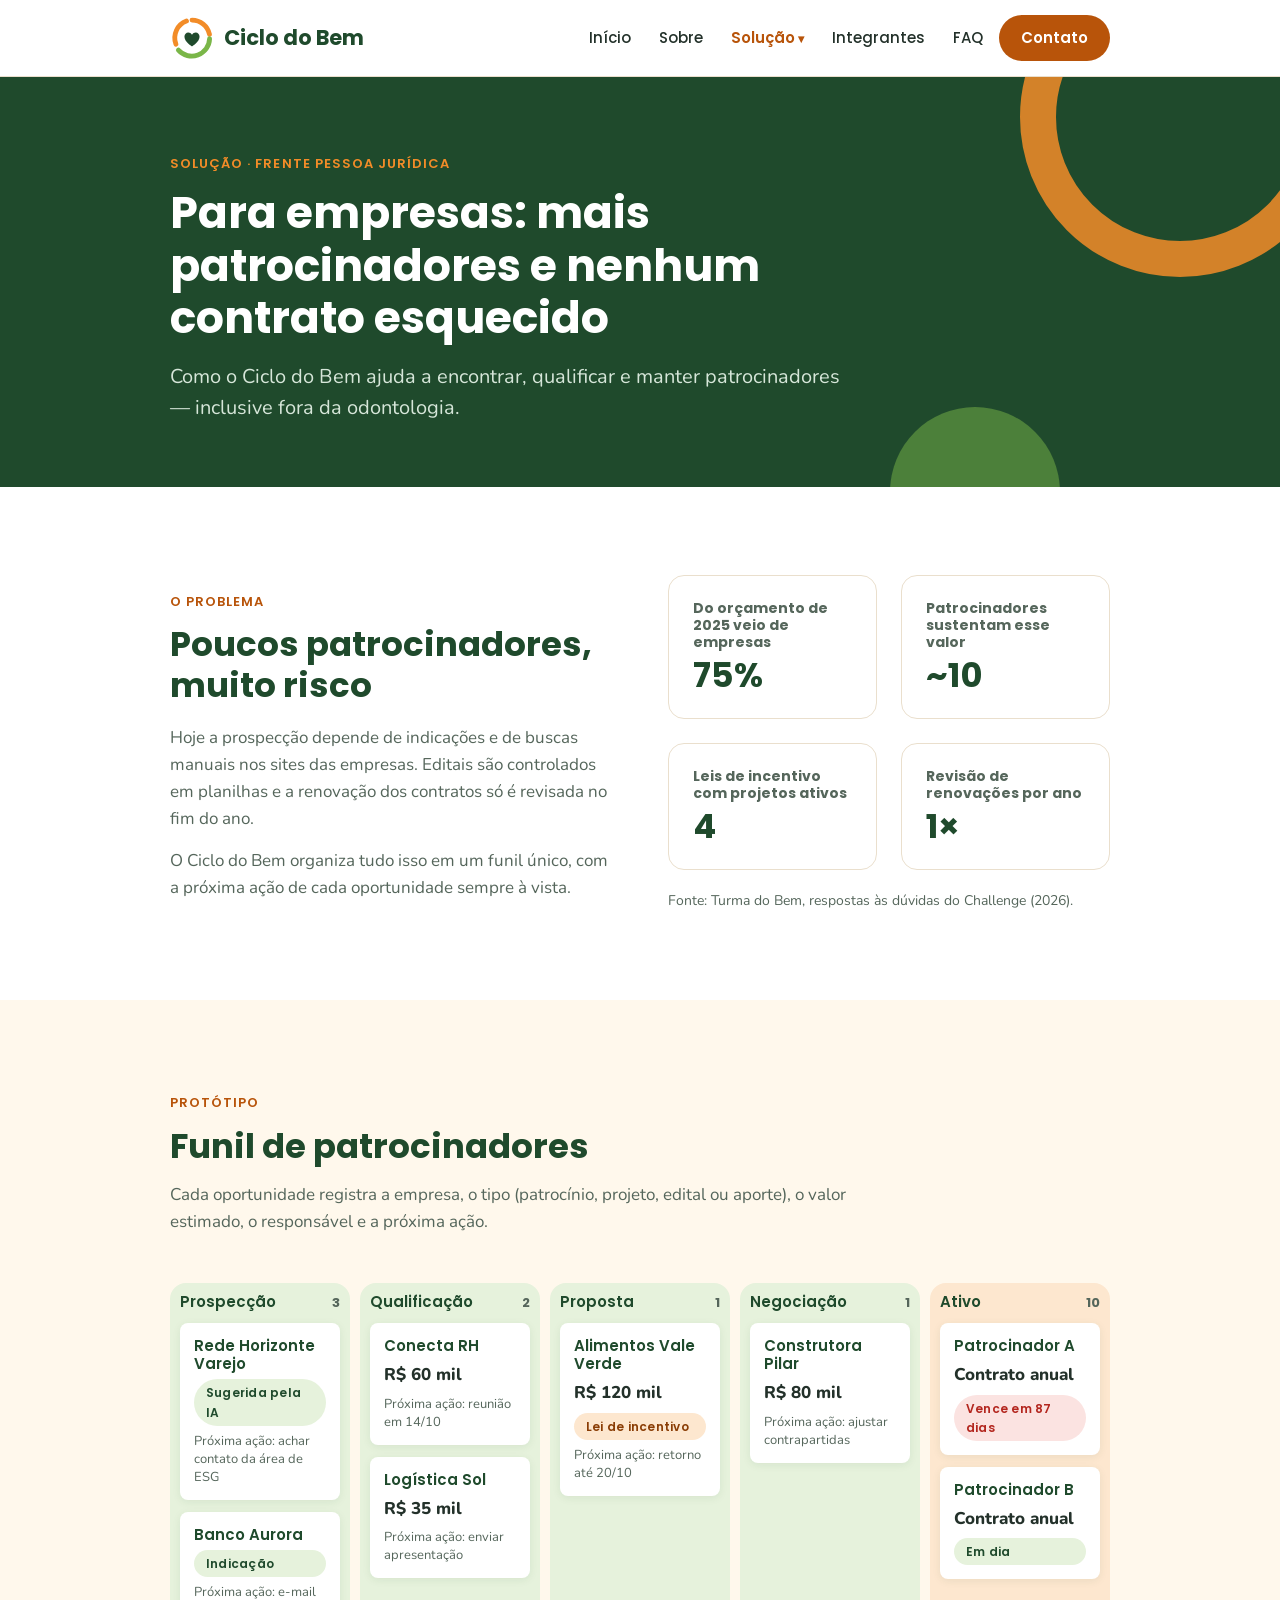
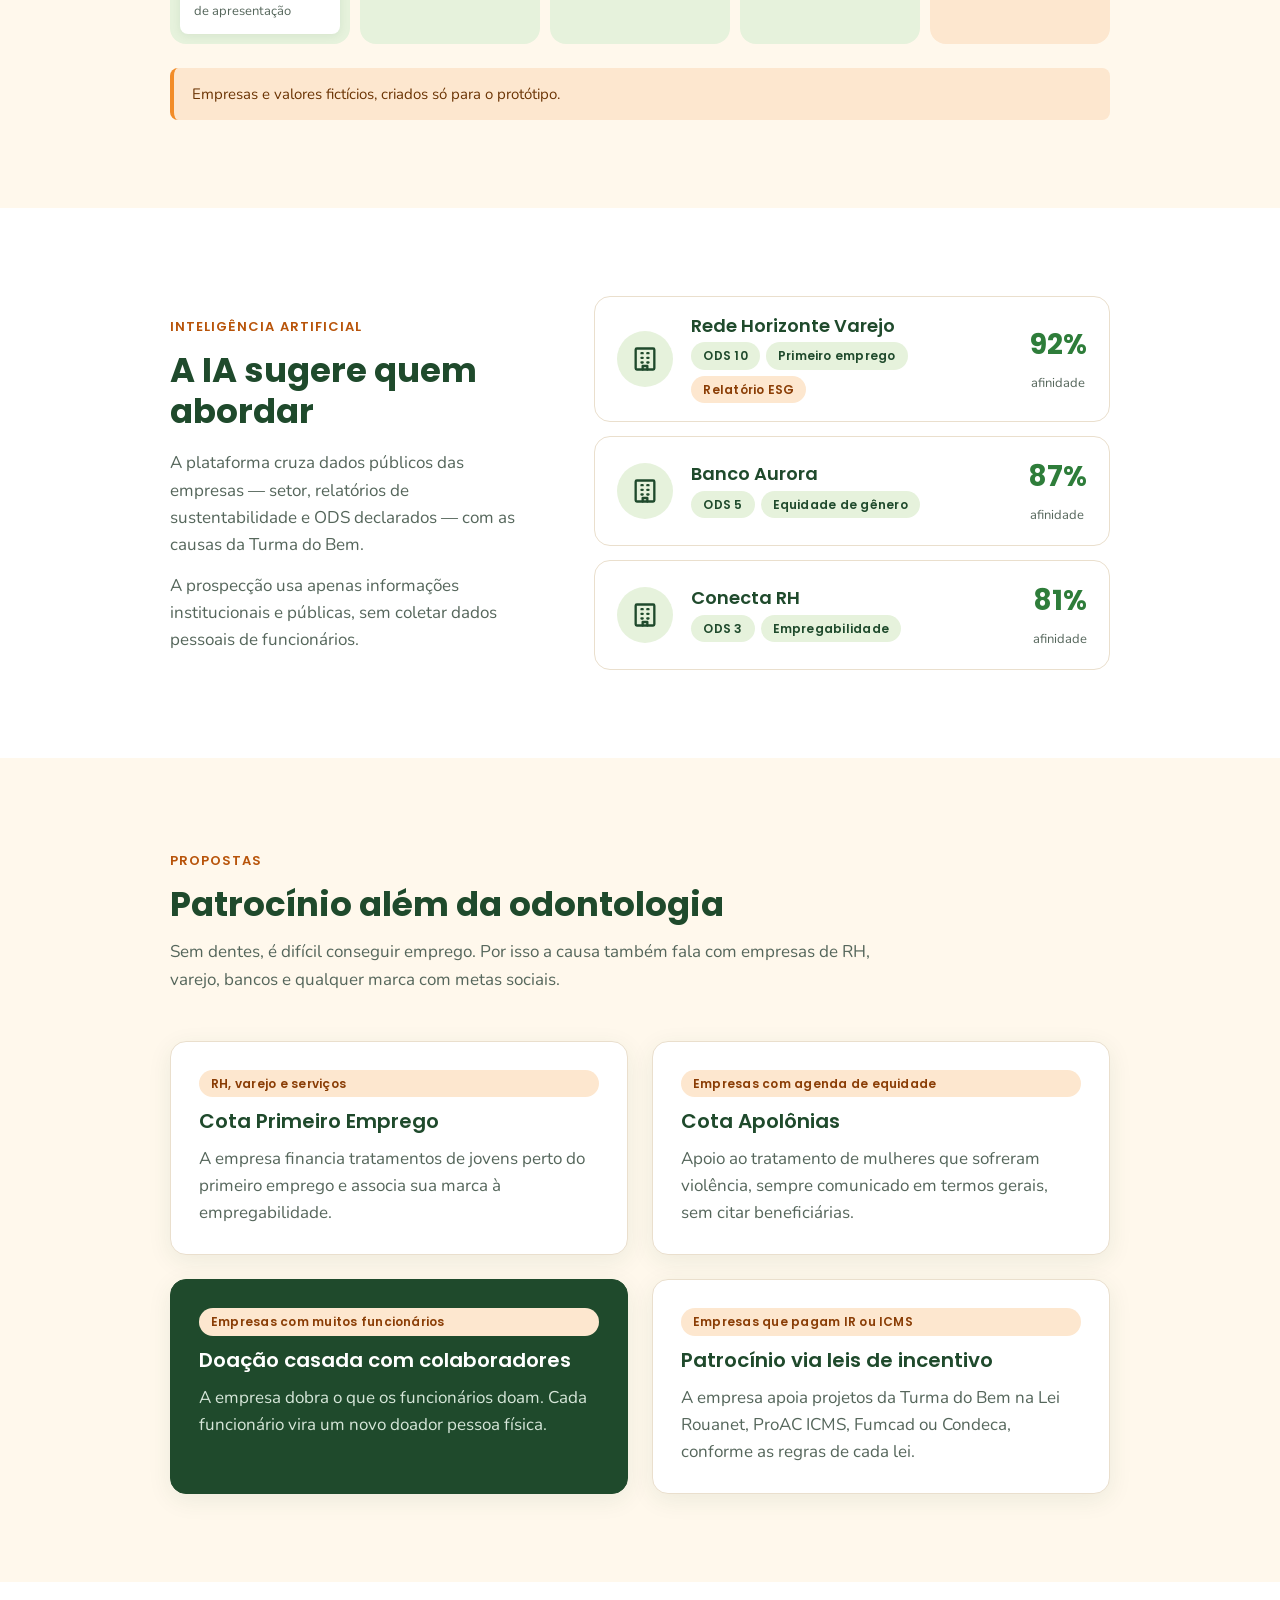
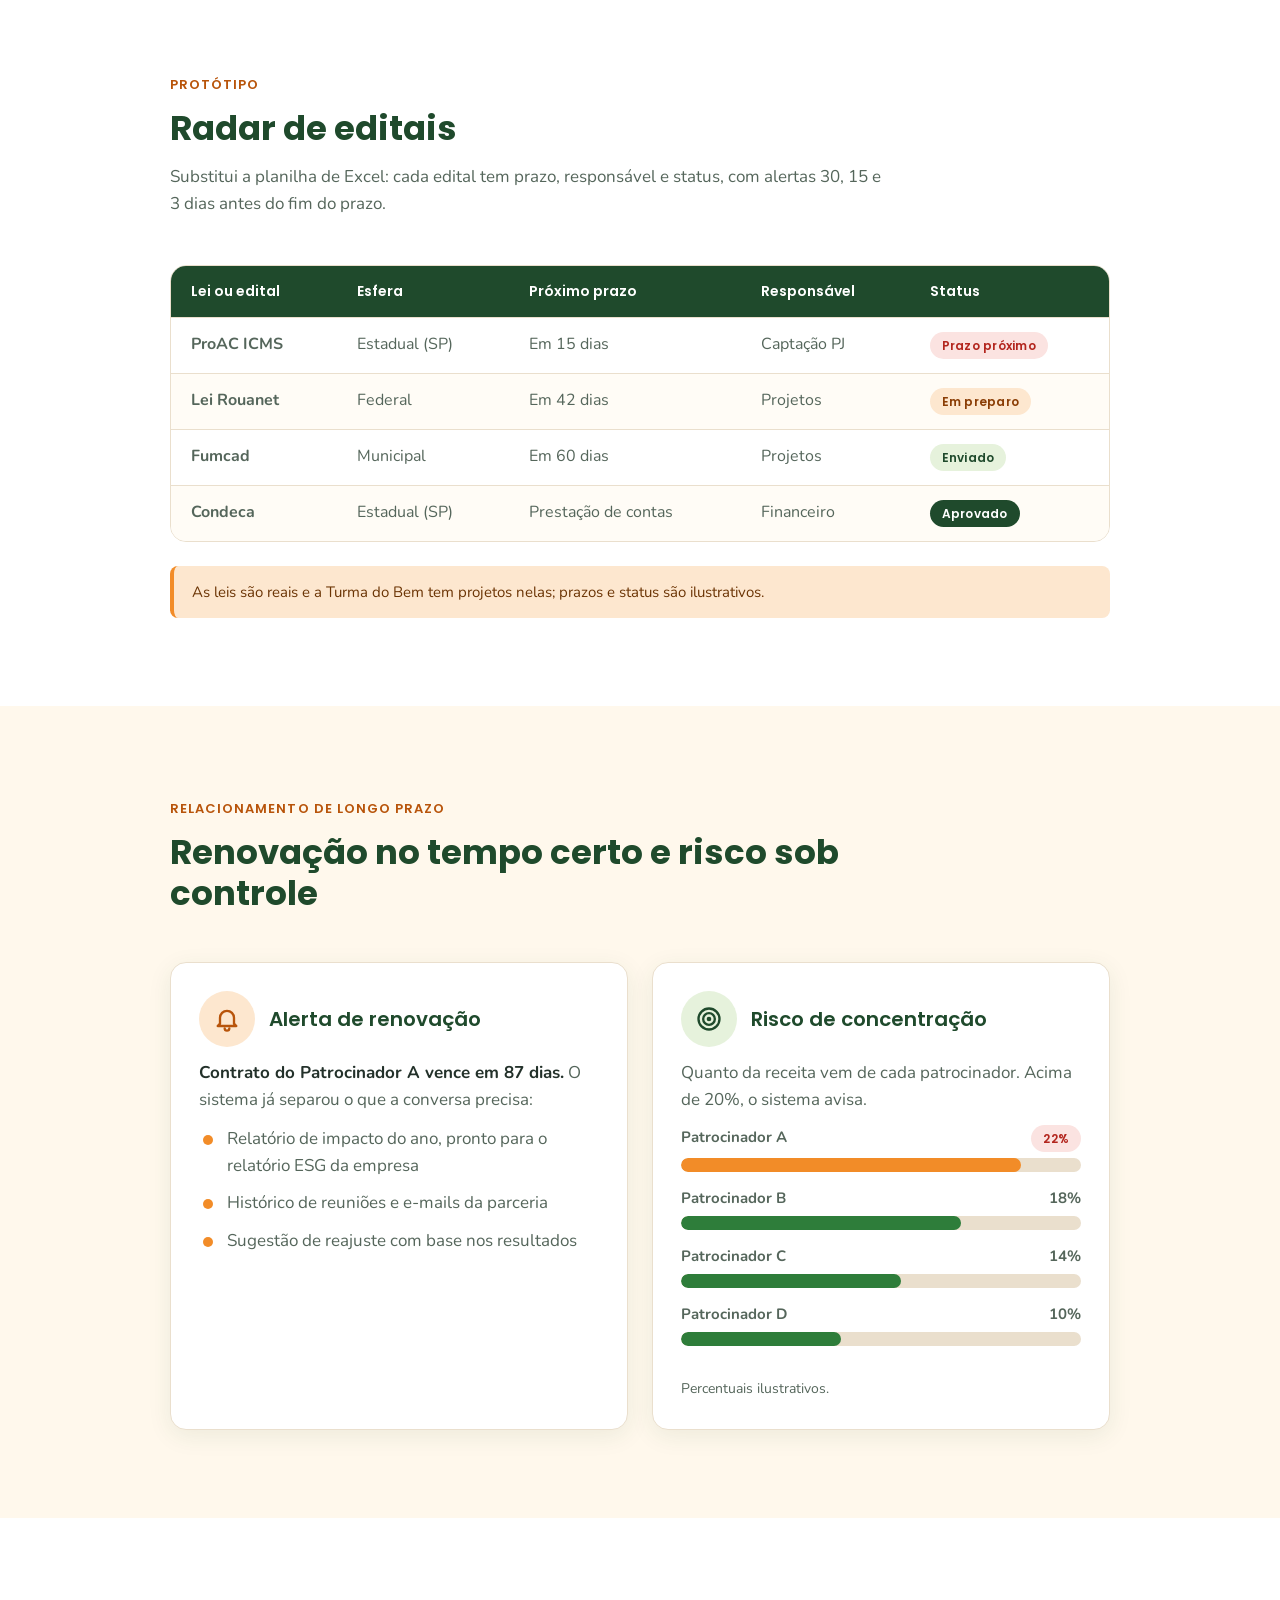
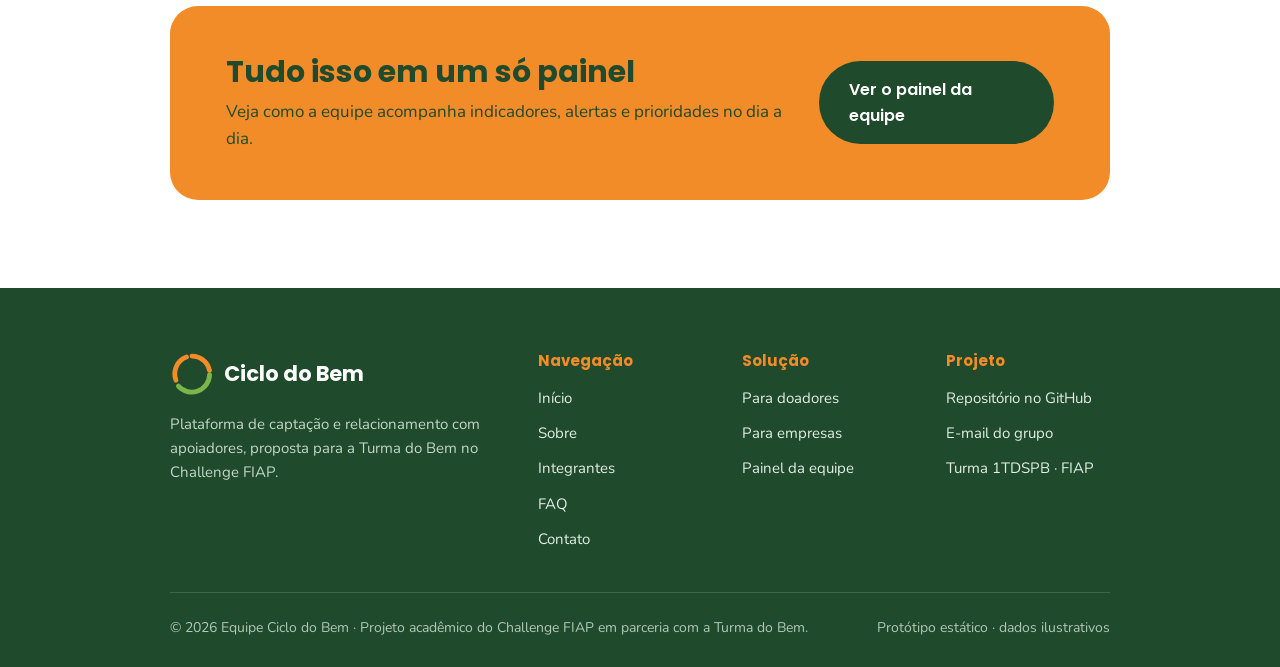
<file: empresas.html>
<!DOCTYPE html>
<html lang="pt-BR">
<head>
    <meta charset="UTF-8">
    <meta name="viewport" content="width=device-width, initial-scale=1.0">
    <meta name="description" content="Funil de patrocinadores, propostas além da odontologia e radar de editais do Ciclo do Bem.">
    <title>Solução para empresas | Ciclo do Bem</title>
    <link rel="icon" href="assets/imagens/logo-ciclo-do-bem.svg" type="image/svg+xml">

    <!-- Fontes: Poppins (títulos) e Nunito (textos) -->
    <link rel="preconnect" href="https://fonts.googleapis.com">
    <link rel="preconnect" href="https://fonts.gstatic.com" crossorigin>
    <link href="https://fonts.googleapis.com/css2?family=Nunito:wght@400;600;700;800&family=Poppins:wght@500;600;700&display=swap" rel="stylesheet">

    <!-- Estilos do projeto: base > componentes > páginas -->
    <link rel="stylesheet" href="css/base.css">
    <link rel="stylesheet" href="css/componentes.css">
    <link rel="stylesheet" href="css/paginas.css">
</head>
<body>
    <!-- Atalho de acessibilidade para quem navega pelo teclado -->
    <a href="#conteudo" class="pular-conteudo">Pular para o conteúdo</a>

    <!-- ===== CABEÇALHO (igual em todas as páginas) ===== -->
    <header class="cabecalho">
        <div class="container cabecalho-conteudo">
            <a href="index.html" class="logo" aria-label="Ciclo do Bem — voltar para a página inicial">
                <img class="logo-imagem" src="assets/imagens/logo-ciclo-do-bem.svg" alt="" width="44" height="44">
                <span class="logo-texto">Ciclo do Bem</span>
            </a>

            <!-- Menu principal de navegação -->
            <nav aria-label="Menu principal">
                <ul class="menu-lista">
                    <li><a href="index.html" class="menu-link">Início</a></li>
                    <li><a href="sobre.html" class="menu-link">Sobre</a></li>
                    <li class="menu-item-submenu">
                        <a href="doador.html" class="menu-link menu-link-ativo menu-link-seta" aria-current="page">Solução</a>
                        <ul class="submenu">
                            <li><a href="doador.html" class="submenu-link">Para doadores<span class="submenu-descricao">Nota Fiscal Paulista e portal</span></a></li>
                            <li><a href="empresas.html" class="submenu-link" aria-current="page">Para empresas<span class="submenu-descricao">Funil, patrocínio e editais</span></a></li>
                            <li><a href="painel.html" class="submenu-link">Painel da equipe<span class="submenu-descricao">Indicadores e alertas</span></a></li>
                        </ul>
                    </li>
                    <li><a href="integrantes.html" class="menu-link">Integrantes</a></li>
                    <li><a href="faq.html" class="menu-link">FAQ</a></li>
                    <li><a href="contato.html" class="btn btn-primario btn-pequeno">Contato</a></li>
                </ul>
            </nav>
        </div>
    </header>

    <!-- ===== CONTEÚDO PRINCIPAL ===== -->
    <main id="conteudo">
        <!-- ===== TOPO DA PÁGINA ===== -->
        <section class="topo-pagina" aria-labelledby="titulo-pagina">
            <div class="container">
                <div class="topo-pagina-conteudo">
                    <span class="etiqueta">Solução · Frente pessoa jurídica</span>
                    <h1 id="titulo-pagina">Para empresas: mais patrocinadores e nenhum contrato esquecido</h1>
                    <p class="texto-destaque">Como o Ciclo do Bem ajuda a encontrar, qualificar e manter patrocinadores — inclusive fora da odontologia.</p>
                </div>
            </div>
        </section>

        <!-- ===== O PROBLEMA NA FRENTE PESSOA JURÍDICA ===== -->
        <section class="secao secao-branca" aria-labelledby="titulo-problema-pj">
            <div class="container duas-colunas">
                <div>
                    <span class="etiqueta">O problema</span>
                    <h2 id="titulo-problema-pj">Poucos patrocinadores, muito risco</h2>
                    <p>Hoje a prospecção depende de indicações e de buscas manuais nos sites das empresas. Editais são controlados em planilhas e a renovação dos contratos só é revisada no fim do ano.</p>
                    <p>O Ciclo do Bem organiza tudo isso em um funil único, com a próxima ação de cada oportunidade sempre à vista.</p>
                </div>

                <div>
                    <div class="grade grade-2">
                        <article class="indicador">
                            <h3 class="indicador-rotulo">Do orçamento de 2025 veio de empresas</h3>
                            <p class="indicador-valor">75%</p>
                        </article>
                        <article class="indicador">
                            <h3 class="indicador-rotulo">Patrocinadores sustentam esse valor</h3>
                            <p class="indicador-valor">~10</p>
                        </article>
                        <article class="indicador">
                            <h3 class="indicador-rotulo">Leis de incentivo com projetos ativos</h3>
                            <p class="indicador-valor">4</p>
                        </article>
                        <article class="indicador">
                            <h3 class="indicador-rotulo">Revisão de renovações por ano</h3>
                            <p class="indicador-valor">1×</p>
                        </article>
                    </div>
                    <p class="texto-fonte">Fonte: Turma do Bem, respostas às dúvidas do Challenge (2026).</p>
                </div>
            </div>
        </section>

        <!-- ===== PROTÓTIPO: FUNIL DE PATROCINADORES ===== -->
        <section class="secao" aria-labelledby="titulo-funil">
            <div class="container">
                <div class="secao-cabecalho">
                    <span class="etiqueta">Protótipo</span>
                    <h2 id="titulo-funil">Funil de patrocinadores</h2>
                    <p>Cada oportunidade registra a empresa, o tipo (patrocínio, projeto, edital ou aporte), o valor estimado, o responsável e a próxima ação.</p>
                </div>

                <div class="quadro-funil">
                    <!-- Coluna 1 -->
                    <section class="coluna-funil" aria-labelledby="coluna-prospeccao">
                        <h3 class="coluna-funil-titulo" id="coluna-prospeccao">Prospecção <span class="coluna-funil-total">3</span></h3>
                        <article class="cartao-oportunidade">
                            <h4>Rede Horizonte Varejo</h4>
                            <span class="selo">Sugerida pela IA</span>
                            <p class="oportunidade-acao">Próxima ação: achar contato da área de ESG</p>
                        </article>
                        <article class="cartao-oportunidade">
                            <h4>Banco Aurora</h4>
                            <span class="selo">Indicação</span>
                            <p class="oportunidade-acao">Próxima ação: e-mail de apresentação</p>
                        </article>
                    </section>

                    <!-- Coluna 2 -->
                    <section class="coluna-funil" aria-labelledby="coluna-qualificacao">
                        <h3 class="coluna-funil-titulo" id="coluna-qualificacao">Qualificação <span class="coluna-funil-total">2</span></h3>
                        <article class="cartao-oportunidade">
                            <h4>Conecta RH</h4>
                            <p class="oportunidade-valor">R$ 60 mil</p>
                            <p class="oportunidade-acao">Próxima ação: reunião em 14/10</p>
                        </article>
                        <article class="cartao-oportunidade">
                            <h4>Logística Sol</h4>
                            <p class="oportunidade-valor">R$ 35 mil</p>
                            <p class="oportunidade-acao">Próxima ação: enviar apresentação</p>
                        </article>
                    </section>

                    <!-- Coluna 3 -->
                    <section class="coluna-funil" aria-labelledby="coluna-proposta">
                        <h3 class="coluna-funil-titulo" id="coluna-proposta">Proposta <span class="coluna-funil-total">1</span></h3>
                        <article class="cartao-oportunidade">
                            <h4>Alimentos Vale Verde</h4>
                            <p class="oportunidade-valor">R$ 120 mil</p>
                            <span class="selo selo-laranja">Lei de incentivo</span>
                            <p class="oportunidade-acao">Próxima ação: retorno até 20/10</p>
                        </article>
                    </section>

                    <!-- Coluna 4 -->
                    <section class="coluna-funil" aria-labelledby="coluna-negociacao">
                        <h3 class="coluna-funil-titulo" id="coluna-negociacao">Negociação <span class="coluna-funil-total">1</span></h3>
                        <article class="cartao-oportunidade">
                            <h4>Construtora Pilar</h4>
                            <p class="oportunidade-valor">R$ 80 mil</p>
                            <p class="oportunidade-acao">Próxima ação: ajustar contrapartidas</p>
                        </article>
                    </section>

                    <!-- Coluna 5 -->
                    <section class="coluna-funil coluna-funil-ativa" aria-labelledby="coluna-ativo">
                        <h3 class="coluna-funil-titulo" id="coluna-ativo">Ativo <span class="coluna-funil-total">10</span></h3>
                        <article class="cartao-oportunidade">
                            <h4>Patrocinador A</h4>
                            <p class="oportunidade-valor">Contrato anual</p>
                            <span class="selo selo-alerta">Vence em 87 dias</span>
                        </article>
                        <article class="cartao-oportunidade">
                            <h4>Patrocinador B</h4>
                            <p class="oportunidade-valor">Contrato anual</p>
                            <span class="selo">Em dia</span>
                        </article>
                    </section>
                </div>
                <p class="aviso">Empresas e valores fictícios, criados só para o protótipo.</p>
            </div>
        </section>

        <!-- ===== IA: SUGESTÃO DE EMPRESAS ===== -->
        <section class="secao secao-branca" aria-labelledby="titulo-match">
            <div class="container duas-colunas duas-colunas-largura-texto">
                <div>
                    <span class="etiqueta">Inteligência artificial</span>
                    <h2 id="titulo-match">A IA sugere quem abordar</h2>
                    <p>A plataforma cruza dados públicos das empresas — setor, relatórios de sustentabilidade e ODS declarados — com as causas da Turma do Bem.</p>
                    <p>A prospecção usa apenas informações institucionais e públicas, sem coletar dados pessoais de funcionários.</p>
                </div>

                <ul class="match-lista">
                    <li class="match-item">
                        <span class="icone-circulo"><img src="assets/icones/icone-empresa.svg" alt=""></span>
                        <div>
                            <h3>Rede Horizonte Varejo</h3>
                            <ul class="match-selos">
                                <li class="selo">ODS 10</li>
                                <li class="selo">Primeiro emprego</li>
                                <li class="selo selo-laranja">Relatório ESG</li>
                            </ul>
                        </div>
                        <p class="match-afinidade"><span class="match-afinidade-valor">92%</span><span class="match-afinidade-rotulo">afinidade</span></p>
                    </li>
                    <li class="match-item">
                        <span class="icone-circulo"><img src="assets/icones/icone-empresa.svg" alt=""></span>
                        <div>
                            <h3>Banco Aurora</h3>
                            <ul class="match-selos">
                                <li class="selo">ODS 5</li>
                                <li class="selo">Equidade de gênero</li>
                            </ul>
                        </div>
                        <p class="match-afinidade"><span class="match-afinidade-valor">87%</span><span class="match-afinidade-rotulo">afinidade</span></p>
                    </li>
                    <li class="match-item">
                        <span class="icone-circulo"><img src="assets/icones/icone-empresa.svg" alt=""></span>
                        <div>
                            <h3>Conecta RH</h3>
                            <ul class="match-selos">
                                <li class="selo">ODS 3</li>
                                <li class="selo">Empregabilidade</li>
                            </ul>
                        </div>
                        <p class="match-afinidade"><span class="match-afinidade-valor">81%</span><span class="match-afinidade-rotulo">afinidade</span></p>
                    </li>
                </ul>
            </div>
        </section>

        <!-- ===== PROPOSTAS DE PATROCÍNIO ===== -->
        <section class="secao" aria-labelledby="titulo-propostas">
            <div class="container">
                <div class="secao-cabecalho">
                    <span class="etiqueta">Propostas</span>
                    <h2 id="titulo-propostas">Patrocínio além da odontologia</h2>
                    <p>Sem dentes, é difícil conseguir emprego. Por isso a causa também fala com empresas de RH, varejo, bancos e qualquer marca com metas sociais.</p>
                </div>

                <div class="grade grade-2">
                    <article class="card card-interativo">
                        <span class="selo selo-laranja">RH, varejo e serviços</span>
                        <h3>Cota Primeiro Emprego</h3>
                        <p>A empresa financia tratamentos de jovens perto do primeiro emprego e associa sua marca à empregabilidade.</p>
                    </article>
                    <article class="card card-interativo">
                        <span class="selo selo-laranja">Empresas com agenda de equidade</span>
                        <h3>Cota Apolônias</h3>
                        <p>Apoio ao tratamento de mulheres que sofreram violência, sempre comunicado em termos gerais, sem citar beneficiárias.</p>
                    </article>
                    <article class="card card-escuro card-interativo">
                        <span class="selo selo-laranja">Empresas com muitos funcionários</span>
                        <h3>Doação casada com colaboradores</h3>
                        <p>A empresa dobra o que os funcionários doam. Cada funcionário vira um novo doador pessoa física.</p>
                    </article>
                    <article class="card card-interativo">
                        <span class="selo selo-laranja">Empresas que pagam IR ou ICMS</span>
                        <h3>Patrocínio via leis de incentivo</h3>
                        <p>A empresa apoia projetos da Turma do Bem na Lei Rouanet, ProAC ICMS, Fumcad ou Condeca, conforme as regras de cada lei.</p>
                    </article>
                </div>
            </div>
        </section>

        <!-- ===== PROTÓTIPO: RADAR DE EDITAIS ===== -->
        <section class="secao secao-branca" aria-labelledby="titulo-editais">
            <div class="container">
                <div class="secao-cabecalho">
                    <span class="etiqueta">Protótipo</span>
                    <h2 id="titulo-editais">Radar de editais</h2>
                    <p>Substitui a planilha de Excel: cada edital tem prazo, responsável e status, com alertas 30, 15 e 3 dias antes do fim do prazo.</p>
                </div>

                <div class="tabela-envoltorio">
                    <table class="tabela">
                        <thead>
                            <tr>
                                <th scope="col">Lei ou edital</th>
                                <th scope="col">Esfera</th>
                                <th scope="col">Próximo prazo</th>
                                <th scope="col">Responsável</th>
                                <th scope="col">Status</th>
                            </tr>
                        </thead>
                        <tbody>
                            <tr>
                                <td class="tabela-coluna-forte">ProAC ICMS</td>
                                <td>Estadual (SP)</td>
                                <td>Em 15 dias</td>
                                <td>Captação PJ</td>
                                <td><span class="selo selo-alerta">Prazo próximo</span></td>
                            </tr>
                            <tr>
                                <td class="tabela-coluna-forte">Lei Rouanet</td>
                                <td>Federal</td>
                                <td>Em 42 dias</td>
                                <td>Projetos</td>
                                <td><span class="selo selo-laranja">Em preparo</span></td>
                            </tr>
                            <tr>
                                <td class="tabela-coluna-forte">Fumcad</td>
                                <td>Municipal</td>
                                <td>Em 60 dias</td>
                                <td>Projetos</td>
                                <td><span class="selo">Enviado</span></td>
                            </tr>
                            <tr>
                                <td class="tabela-coluna-forte">Condeca</td>
                                <td>Estadual (SP)</td>
                                <td>Prestação de contas</td>
                                <td>Financeiro</td>
                                <td><span class="selo selo-escuro">Aprovado</span></td>
                            </tr>
                        </tbody>
                    </table>
                </div>
                <p class="aviso">As leis são reais e a Turma do Bem tem projetos nelas; prazos e status são ilustrativos.</p>
            </div>
        </section>

        <!-- ===== RENOVAÇÃO E CONCENTRAÇÃO ===== -->
        <section class="secao" aria-labelledby="titulo-renovacao">
            <div class="container">
                <div class="secao-cabecalho">
                    <span class="etiqueta">Relacionamento de longo prazo</span>
                    <h2 id="titulo-renovacao">Renovação no tempo certo e risco sob controle</h2>
                </div>

                <div class="grade grade-2">
                    <article class="card">
                        <div class="card-cabecalho">
                            <span class="icone-circulo icone-circulo-laranja"><img src="assets/icones/icone-sino-laranja.svg" alt=""></span>
                            <h3>Alerta de renovação</h3>
                        </div>
                        <p><strong>Contrato do Patrocinador A vence em 87 dias.</strong> O sistema já separou o que a conversa precisa:</p>
                        <ul class="lista-marcada">
                            <li>Relatório de impacto do ano, pronto para o relatório ESG da empresa</li>
                            <li>Histórico de reuniões e e-mails da parceria</li>
                            <li>Sugestão de reajuste com base nos resultados</li>
                        </ul>
                    </article>

                    <article class="card">
                        <div class="card-cabecalho">
                            <span class="icone-circulo"><img src="assets/icones/icone-alvo.svg" alt=""></span>
                            <h3>Risco de concentração</h3>
                        </div>
                        <p>Quanto da receita vem de cada patrocinador. Acima de 20%, o sistema avisa.</p>
                        <ul class="concentracao-lista">
                            <li>
                                <p class="concentracao-rotulo">Patrocinador A <span class="selo selo-alerta">22%</span></p>
                                <div class="barra"><div class="barra-preenchimento largura-85"></div></div>
                            </li>
                            <li>
                                <p class="concentracao-rotulo">Patrocinador B <span>18%</span></p>
                                <div class="barra"><div class="barra-preenchimento barra-preenchimento-verde largura-70"></div></div>
                            </li>
                            <li>
                                <p class="concentracao-rotulo">Patrocinador C <span>14%</span></p>
                                <div class="barra"><div class="barra-preenchimento barra-preenchimento-verde largura-55"></div></div>
                            </li>
                            <li>
                                <p class="concentracao-rotulo">Patrocinador D <span>10%</span></p>
                                <div class="barra"><div class="barra-preenchimento barra-preenchimento-verde largura-40"></div></div>
                            </li>
                        </ul>
                        <p class="texto-fonte">Percentuais ilustrativos.</p>
                    </article>
                </div>
            </div>
        </section>

        <!-- ===== CHAMADA PARA A PRÓXIMA PÁGINA ===== -->
        <section class="secao secao-branca" aria-labelledby="titulo-chamada">
            <div class="container">
                <div class="faixa-chamada">
                    <div>
                        <h2 id="titulo-chamada">Tudo isso em um só painel</h2>
                        <p>Veja como a equipe acompanha indicadores, alertas e prioridades no dia a dia.</p>
                    </div>
                    <a href="painel.html" class="btn btn-secundario">Ver o painel da equipe</a>
                </div>
            </div>
        </section>
    </main>

    <!-- ===== RODAPÉ (igual em todas as páginas) ===== -->
    <footer class="rodape">
        <div class="container">
            <div class="rodape-grade">
                <div>
                    <a href="index.html" class="logo" aria-label="Ciclo do Bem — página inicial">
                        <img class="logo-imagem" src="assets/imagens/logo-ciclo-do-bem.svg" alt="" width="44" height="44">
                        <span class="logo-texto">Ciclo do Bem</span>
                    </a>
                    <p class="rodape-descricao">Plataforma de captação e relacionamento com apoiadores, proposta para a Turma do Bem no Challenge FIAP.</p>
                </div>

                <nav aria-label="Páginas do site">
                    <h2 class="rodape-titulo">Navegação</h2>
                    <ul class="rodape-lista">
                        <li><a href="index.html" class="rodape-link">Início</a></li>
                        <li><a href="sobre.html" class="rodape-link">Sobre</a></li>
                        <li><a href="integrantes.html" class="rodape-link">Integrantes</a></li>
                        <li><a href="faq.html" class="rodape-link">FAQ</a></li>
                        <li><a href="contato.html" class="rodape-link">Contato</a></li>
                    </ul>
                </nav>

                <nav aria-label="Páginas da solução">
                    <h2 class="rodape-titulo">Solução</h2>
                    <ul class="rodape-lista">
                        <li><a href="doador.html" class="rodape-link">Para doadores</a></li>
                        <li><a href="empresas.html" class="rodape-link">Para empresas</a></li>
                        <li><a href="painel.html" class="rodape-link">Painel da equipe</a></li>
                    </ul>
                </nav>

                <div>
                    <h2 class="rodape-titulo">Projeto</h2>
                    <ul class="rodape-lista">
                        <li><a href="https://github.com/claudiosilva06/ciclo-do-bem" class="rodape-link" target="_blank" rel="noopener noreferrer">Repositório no GitHub</a></li>
                        <li><a href="mailto:projetotdbfiap@gmail.com" class="rodape-link">E-mail do grupo</a></li>
                        <li><span class="rodape-link">Turma 1TDSPB · FIAP</span></li>
                    </ul>
                </div>
            </div>

            <div class="rodape-base">
                <p>© 2026 Equipe Ciclo do Bem · Projeto acadêmico do Challenge FIAP em parceria com a Turma do Bem.</p>
                <p>Protótipo estático · dados ilustrativos</p>
            </div>
        </div>
    </footer>
</body>
</html>
</file>
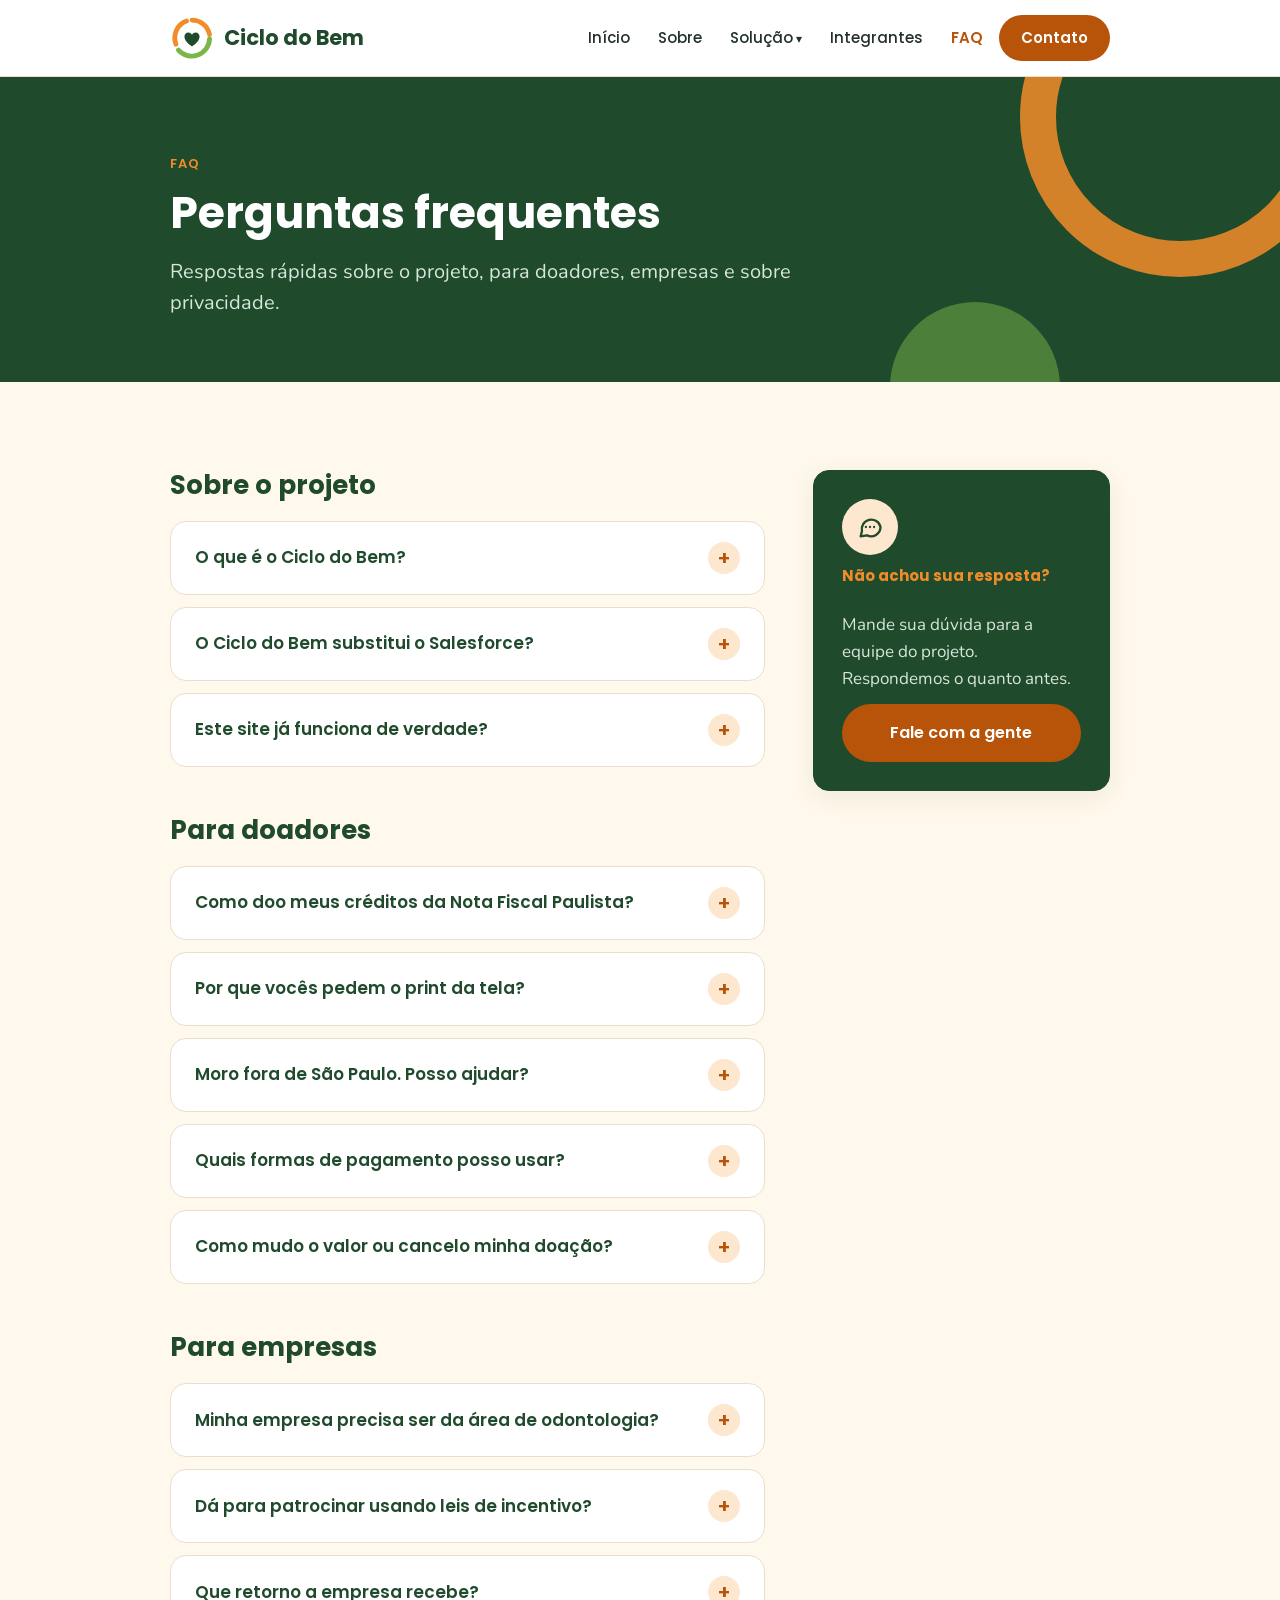
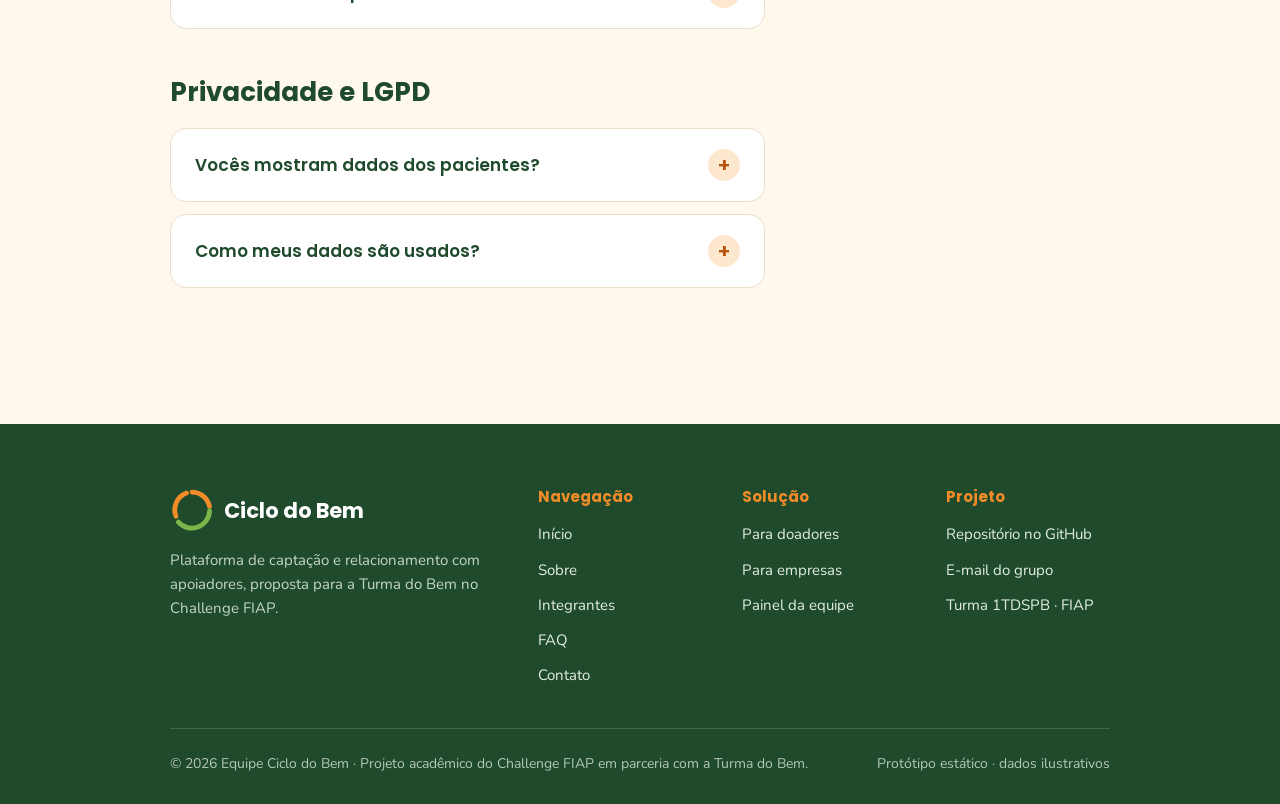
<file: faq.html>
<!DOCTYPE html>
<html lang="pt-BR">
<head>
    <meta charset="UTF-8">
    <meta name="viewport" content="width=device-width, initial-scale=1.0">
    <meta name="description" content="Perguntas e respostas sobre o Ciclo do Bem para doadores, empresas e a equipe.">
    <title>Perguntas frequentes | Ciclo do Bem</title>
    <link rel="icon" href="assets/imagens/logo-ciclo-do-bem.svg" type="image/svg+xml">

    <!-- Fontes: Poppins (títulos) e Nunito (textos) -->
    <link rel="preconnect" href="https://fonts.googleapis.com">
    <link rel="preconnect" href="https://fonts.gstatic.com" crossorigin>
    <link href="https://fonts.googleapis.com/css2?family=Nunito:wght@400;600;700;800&family=Poppins:wght@500;600;700&display=swap" rel="stylesheet">

    <!-- Estilos do projeto: base > componentes > páginas -->
    <link rel="stylesheet" href="css/base.css">
    <link rel="stylesheet" href="css/componentes.css">
    <link rel="stylesheet" href="css/paginas.css">
</head>
<body>
    <!-- Atalho de acessibilidade para quem navega pelo teclado -->
    <a href="#conteudo" class="pular-conteudo">Pular para o conteúdo</a>

    <!-- ===== CABEÇALHO (igual em todas as páginas) ===== -->
    <header class="cabecalho">
        <div class="container cabecalho-conteudo">
            <a href="index.html" class="logo" aria-label="Ciclo do Bem — voltar para a página inicial">
                <img class="logo-imagem" src="assets/imagens/logo-ciclo-do-bem.svg" alt="" width="44" height="44">
                <span class="logo-texto">Ciclo do Bem</span>
            </a>

            <!-- Menu principal de navegação -->
            <nav aria-label="Menu principal">
                <ul class="menu-lista">
                    <li><a href="index.html" class="menu-link">Início</a></li>
                    <li><a href="sobre.html" class="menu-link">Sobre</a></li>
                    <li class="menu-item-submenu">
                        <a href="doador.html" class="menu-link menu-link-seta">Solução</a>
                        <ul class="submenu">
                            <li><a href="doador.html" class="submenu-link">Para doadores<span class="submenu-descricao">Nota Fiscal Paulista e portal</span></a></li>
                            <li><a href="empresas.html" class="submenu-link">Para empresas<span class="submenu-descricao">Funil, patrocínio e editais</span></a></li>
                            <li><a href="painel.html" class="submenu-link">Painel da equipe<span class="submenu-descricao">Indicadores e alertas</span></a></li>
                        </ul>
                    </li>
                    <li><a href="integrantes.html" class="menu-link">Integrantes</a></li>
                    <li><a href="faq.html" class="menu-link menu-link-ativo" aria-current="page">FAQ</a></li>
                    <li><a href="contato.html" class="btn btn-primario btn-pequeno">Contato</a></li>
                </ul>
            </nav>
        </div>
    </header>

    <!-- ===== CONTEÚDO PRINCIPAL ===== -->
    <main id="conteudo">
        <!-- ===== TOPO DA PÁGINA ===== -->
        <section class="topo-pagina" aria-labelledby="titulo-pagina">
            <div class="container">
                <div class="topo-pagina-conteudo">
                    <span class="etiqueta">FAQ</span>
                    <h1 id="titulo-pagina">Perguntas frequentes</h1>
                    <p class="texto-destaque">Respostas rápidas sobre o projeto, para doadores, empresas e sobre privacidade.</p>
                </div>
            </div>
        </section>

        <!-- ===== PERGUNTAS E RESPOSTAS ===== -->
        <!-- Cada pergunta usa <details> e <summary>: abre e fecha sem JavaScript -->
        <div class="secao">
            <div class="container faq-layout">
                <div>
                    <!-- Grupo 1: sobre o projeto -->
                    <section class="faq-grupo" aria-labelledby="faq-projeto">
                        <h2 id="faq-projeto">Sobre o projeto</h2>
                        <details class="faq-item">
                            <summary class="faq-pergunta">O que é o Ciclo do Bem?</summary>
                            <div class="faq-resposta">
                                <p>É uma plataforma de captação e relacionamento com apoiadores, proposta para a Turma do Bem. Ela ajuda a encontrar, qualificar e fidelizar doadores pessoa física e patrocinadores, para diversificar a receita da organização.</p>
                            </div>
                        </details>
                        <details class="faq-item">
                            <summary class="faq-pergunta">O Ciclo do Bem substitui o Salesforce?</summary>
                            <div class="faq-resposta">
                                <p>Não. O Salesforce continua sendo a base de dados da Turma do Bem. O Ciclo do Bem funciona como uma camada de funil, automação, impacto e IA conectada a ele, e acaba com a digitação manual das doações da plataforma Doare.</p>
                            </div>
                        </details>
                        <details class="faq-item">
                            <summary class="faq-pergunta">Este site já funciona de verdade?</summary>
                            <div class="faq-resposta">
                                <p>Ainda não. Esta é a primeira sprint: um protótipo estático, feito só com HTML e CSS, para mostrar como a solução vai funcionar. Os dados das telas são ilustrativos, e as funcionalidades entram nas próximas sprints.</p>
                            </div>
                        </details>
                    </section>

                    <!-- Grupo 2: para doadores -->
                    <section class="faq-grupo" aria-labelledby="faq-doadores">
                        <h2 id="faq-doadores">Para doadores</h2>
                        <details class="faq-item">
                            <summary class="faq-pergunta">Como doo meus créditos da Nota Fiscal Paulista?</summary>
                            <div class="faq-resposta">
                                <p>Entre no site ou aplicativo da Nota Fiscal Paulista com sua conta, procure a opção de doação automática para entidades, escolha a Turma do Bem e confirme. Depois, envie para nós o print da tela de confirmação.</p>
                            </div>
                        </details>
                        <details class="faq-item">
                            <summary class="faq-pergunta">Por que vocês pedem o print da tela?</summary>
                            <div class="faq-resposta">
                                <p>A Nota Fiscal Paulista não informa às entidades quem fez a doação. O print é a forma de confirmar que você escolheu a Turma do Bem e de te agradecer. No Ciclo do Bem, a validação desse print é automática.</p>
                            </div>
                        </details>
                        <details class="faq-item">
                            <summary class="faq-pergunta">Moro fora de São Paulo. Posso ajudar?</summary>
                            <div class="faq-resposta">
                                <p>Pode. A Nota Fiscal Paulista só gera créditos em compras feitas no estado de São Paulo, mas você pode doar diretamente pelo Amigos da Turma, de qualquer lugar do Brasil.</p>
                            </div>
                        </details>
                        <details class="faq-item">
                            <summary class="faq-pergunta">Quais formas de pagamento posso usar?</summary>
                            <div class="faq-resposta">
                                <p>A Turma do Bem aceita Pix, cartão de crédito, boleto, PayPal e PicPay. A doação mensal automática é feita pelo cartão de crédito, e também existem doações únicas e anuais.</p>
                            </div>
                        </details>
                        <details class="faq-item">
                            <summary class="faq-pergunta">Como mudo o valor ou cancelo minha doação?</summary>
                            <div class="faq-resposta">
                                <p>Pelo portal do doador ou pelo chatbot. Se quiser falar com uma pessoa, o chatbot chama alguém da equipe.</p>
                            </div>
                        </details>
                    </section>

                    <!-- Grupo 3: para empresas -->
                    <section class="faq-grupo" aria-labelledby="faq-empresas">
                        <h2 id="faq-empresas">Para empresas</h2>
                        <details class="faq-item">
                            <summary class="faq-pergunta">Minha empresa precisa ser da área de odontologia?</summary>
                            <div class="faq-resposta">
                                <p>Não. Sem tratamento dentário, é difícil conseguir emprego. Por isso a causa conversa com empresas de RH, varejo, bancos e qualquer marca com metas sociais ou de diversidade.</p>
                            </div>
                        </details>
                        <details class="faq-item">
                            <summary class="faq-pergunta">Dá para patrocinar usando leis de incentivo?</summary>
                            <div class="faq-resposta">
                                <p>Sim. A Turma do Bem tem projetos na Lei Rouanet, no ProAC ICMS, no Fumcad e no Condeca. Cada lei tem regras próprias sobre quem pode participar e quanto pode ser destinado.</p>
                            </div>
                        </details>
                        <details class="faq-item">
                            <summary class="faq-pergunta">Que retorno a empresa recebe?</summary>
                            <div class="faq-resposta">
                                <p>Um relatório de impacto com os tratamentos financiados, as cidades e os programas apoiados, sempre com dados agregados. Ele pode ser usado no relatório de sustentabilidade da empresa.</p>
                            </div>
                        </details>
                    </section>

                    <!-- Grupo 4: privacidade -->
                    <section class="faq-grupo" aria-labelledby="faq-privacidade">
                        <h2 id="faq-privacidade">Privacidade e LGPD</h2>
                        <details class="faq-item">
                            <summary class="faq-pergunta">Vocês mostram dados dos pacientes?</summary>
                            <div class="faq-resposta">
                                <p>Nunca. Doadores e empresas veem apenas resultados agregados e histórias sem informações pessoais. No Apolônias do Bem, a comunicação é sempre em termos gerais, sem citar beneficiárias.</p>
                            </div>
                        </details>
                        <details class="faq-item">
                            <summary class="faq-pergunta">Como meus dados são usados?</summary>
                            <div class="faq-resposta">
                                <p>Só para registrar suas doações e manter contato com você, conforme a autorização que você deu. Cada consentimento fica guardado com data e finalidade, e você pode pedir para alterar ou excluir seus dados.</p>
                            </div>
                        </details>
                    </section>
                </div>

                <!-- Caixa lateral de ajuda -->
                <aside class="faq-lateral">
                    <div class="card card-escuro">
                        <span class="icone-circulo icone-circulo-laranja"><img src="assets/icones/icone-chat.svg" alt=""></span>
                        <h2 class="rodape-titulo">Não achou sua resposta?</h2>
                        <p>Mande sua dúvida para a equipe do projeto. Respondemos o quanto antes.</p>
                        <a href="contato.html" class="btn btn-primario">Fale com a gente</a>
                    </div>
                </aside>
            </div>
        </div>
    </main>

    <!-- ===== RODAPÉ (igual em todas as páginas) ===== -->
    <footer class="rodape">
        <div class="container">
            <div class="rodape-grade">
                <div>
                    <a href="index.html" class="logo" aria-label="Ciclo do Bem — página inicial">
                        <img class="logo-imagem" src="assets/imagens/logo-ciclo-do-bem.svg" alt="" width="44" height="44">
                        <span class="logo-texto">Ciclo do Bem</span>
                    </a>
                    <p class="rodape-descricao">Plataforma de captação e relacionamento com apoiadores, proposta para a Turma do Bem no Challenge FIAP.</p>
                </div>

                <nav aria-label="Páginas do site">
                    <h2 class="rodape-titulo">Navegação</h2>
                    <ul class="rodape-lista">
                        <li><a href="index.html" class="rodape-link">Início</a></li>
                        <li><a href="sobre.html" class="rodape-link">Sobre</a></li>
                        <li><a href="integrantes.html" class="rodape-link">Integrantes</a></li>
                        <li><a href="faq.html" class="rodape-link">FAQ</a></li>
                        <li><a href="contato.html" class="rodape-link">Contato</a></li>
                    </ul>
                </nav>

                <nav aria-label="Páginas da solução">
                    <h2 class="rodape-titulo">Solução</h2>
                    <ul class="rodape-lista">
                        <li><a href="doador.html" class="rodape-link">Para doadores</a></li>
                        <li><a href="empresas.html" class="rodape-link">Para empresas</a></li>
                        <li><a href="painel.html" class="rodape-link">Painel da equipe</a></li>
                    </ul>
                </nav>

                <div>
                    <h2 class="rodape-titulo">Projeto</h2>
                    <ul class="rodape-lista">
                        <li><a href="https://github.com/claudiosilva06/ciclo-do-bem" class="rodape-link" target="_blank" rel="noopener noreferrer">Repositório no GitHub</a></li>
                        <li><a href="mailto:projetotdbfiap@gmail.com" class="rodape-link">E-mail do grupo</a></li>
                        <li><span class="rodape-link">Turma 1TDSPB · FIAP</span></li>
                    </ul>
                </div>
            </div>

            <div class="rodape-base">
                <p>© 2026 Equipe Ciclo do Bem · Projeto acadêmico do Challenge FIAP em parceria com a Turma do Bem.</p>
                <p>Protótipo estático · dados ilustrativos</p>
            </div>
        </div>
    </footer>
</body>
</html>
</file>
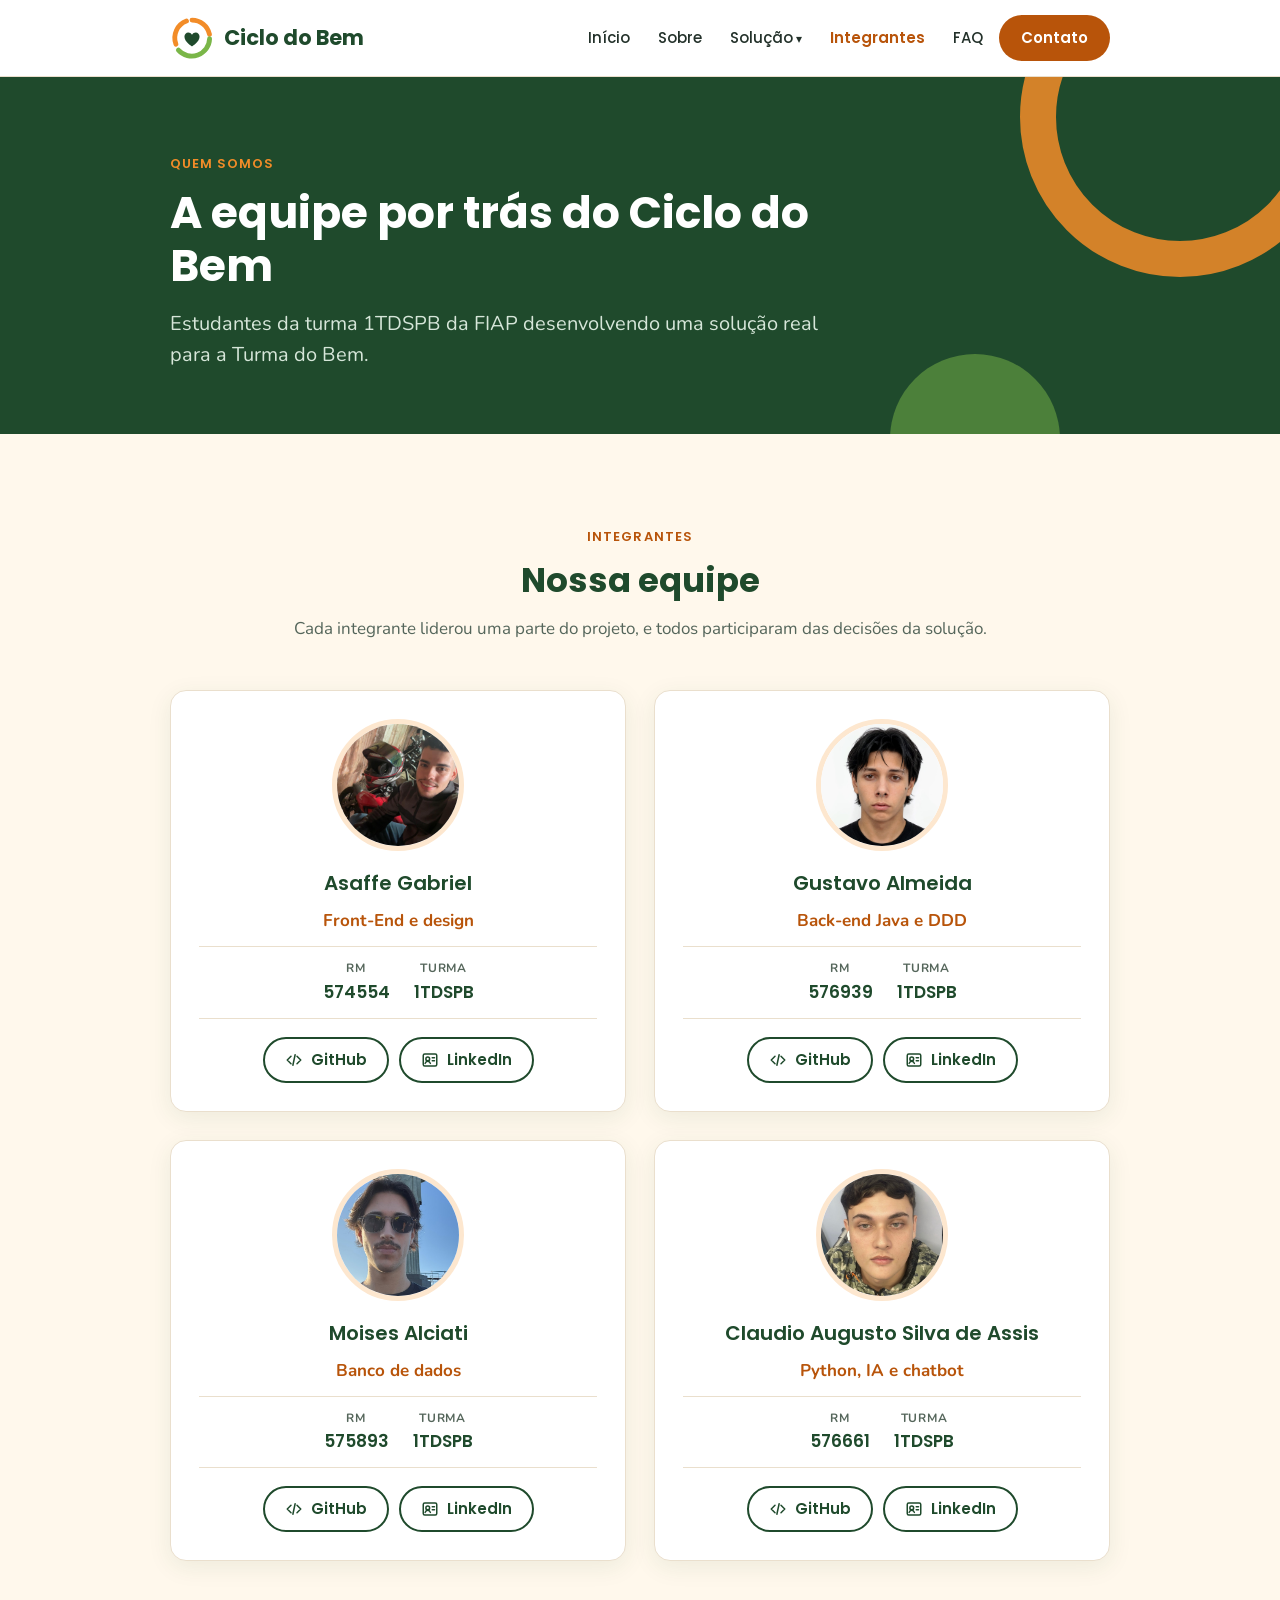
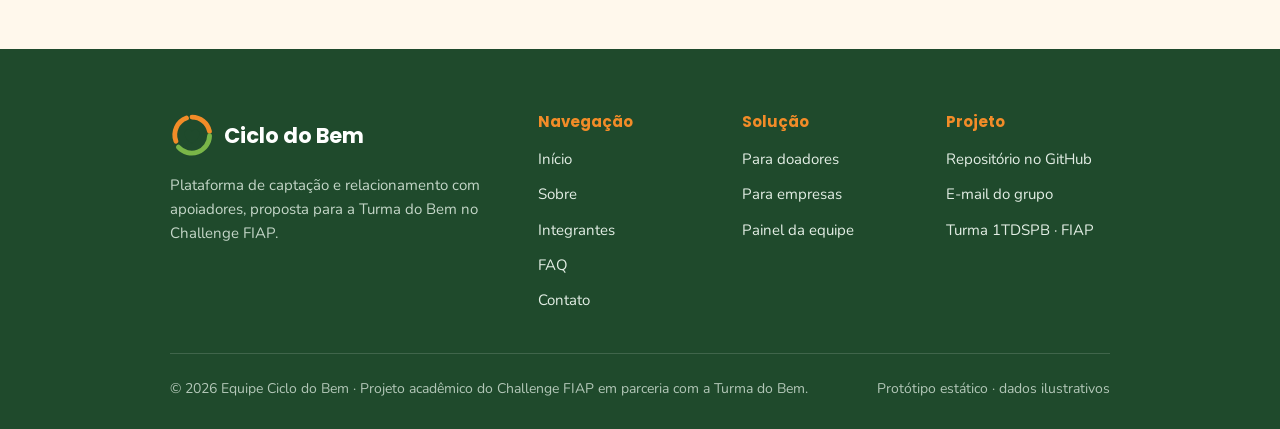
<file: integrantes.html>
<!DOCTYPE html>
<html lang="pt-BR">
<head>
    <meta charset="UTF-8">
    <meta name="viewport" content="width=device-width, initial-scale=1.0">
    <meta name="description" content="Conheça a equipe que desenvolve o Ciclo do Bem.">
    <title>Integrantes | Ciclo do Bem</title>
    <link rel="icon" href="assets/imagens/logo-ciclo-do-bem.svg" type="image/svg+xml">

    <!-- Fontes: Poppins (títulos) e Nunito (textos) -->
    <link rel="preconnect" href="https://fonts.googleapis.com">
    <link rel="preconnect" href="https://fonts.gstatic.com" crossorigin>
    <link href="https://fonts.googleapis.com/css2?family=Nunito:wght@400;600;700;800&family=Poppins:wght@500;600;700&display=swap" rel="stylesheet">

    <!-- Estilos do projeto: base > componentes > páginas -->
    <link rel="stylesheet" href="css/base.css">
    <link rel="stylesheet" href="css/componentes.css">
    <link rel="stylesheet" href="css/paginas.css">
</head>
<body>
    <!-- Atalho de acessibilidade para quem navega pelo teclado -->
    <a href="#conteudo" class="pular-conteudo">Pular para o conteúdo</a>

    <!-- ===== CABEÇALHO (igual em todas as páginas) ===== -->
    <header class="cabecalho">
        <div class="container cabecalho-conteudo">
            <a href="index.html" class="logo" aria-label="Ciclo do Bem — voltar para a página inicial">
                <img class="logo-imagem" src="assets/imagens/logo-ciclo-do-bem.svg" alt="" width="44" height="44">
                <span class="logo-texto">Ciclo do Bem</span>
            </a>

            <!-- Menu principal de navegação -->
            <nav aria-label="Menu principal">
                <ul class="menu-lista">
                    <li><a href="index.html" class="menu-link">Início</a></li>
                    <li><a href="sobre.html" class="menu-link">Sobre</a></li>
                    <li class="menu-item-submenu">
                        <a href="doador.html" class="menu-link menu-link-seta">Solução</a>
                        <ul class="submenu">
                            <li><a href="doador.html" class="submenu-link">Para doadores<span class="submenu-descricao">Nota Fiscal Paulista e portal</span></a></li>
                            <li><a href="empresas.html" class="submenu-link">Para empresas<span class="submenu-descricao">Funil, patrocínio e editais</span></a></li>
                            <li><a href="painel.html" class="submenu-link">Painel da equipe<span class="submenu-descricao">Indicadores e alertas</span></a></li>
                        </ul>
                    </li>
                    <li><a href="integrantes.html" class="menu-link menu-link-ativo" aria-current="page">Integrantes</a></li>
                    <li><a href="faq.html" class="menu-link">FAQ</a></li>
                    <li><a href="contato.html" class="btn btn-primario btn-pequeno">Contato</a></li>
                </ul>
            </nav>
        </div>
    </header>

    <!-- ===== CONTEÚDO PRINCIPAL ===== -->
    <main id="conteudo">
        <!-- ===== TOPO DA PÁGINA ===== -->
        <section class="topo-pagina" aria-labelledby="titulo-pagina">
            <div class="container">
                <div class="topo-pagina-conteudo">
                    <span class="etiqueta">Quem somos</span>
                    <h1 id="titulo-pagina">A equipe por trás do Ciclo do Bem</h1>
                    <p class="texto-destaque">Estudantes da turma 1TDSPB da FIAP desenvolvendo uma solução real para a Turma do Bem.</p>
                </div>
            </div>
        </section>

        <!-- ===== CARTÕES DOS INTEGRANTES ===== -->
        <!-- Para cada integrante: trocar a foto, o nome, o RM, o papel e os links -->
        <section class="secao" aria-labelledby="titulo-equipe">
            <div class="container">
                <div class="secao-cabecalho secao-cabecalho-centro">
                    <span class="etiqueta">Integrantes</span>
                    <h2 id="titulo-equipe">Nossa equipe</h2>
                    <p>Cada integrante liderou uma parte do projeto, e todos participaram das decisões da solução.</p>
                </div>

                <div class="integrantes-grade">
                    <!-- Integrante 1 -->
                    <article class="card cartao-integrante">
                        <img class="integrante-foto" src="assets/imagens/integrantes/Asaffe.png" alt="Foto de Asaffe Gabriel" width="132" height="132">
                        <h3>Asaffe Gabriel</h3>
                        <p class="integrante-papel">Front-End e design</p>
                        <dl class="integrante-dados">
                            <div><dt>RM</dt><dd>574554</dd></div>
                            <div><dt>Turma</dt><dd>1TDSPB</dd></div>
                        </dl>
                        <ul class="integrante-links">
                            <li><a href="https://github.com/Asaffeggmsmfj" class="btn btn-contorno btn-pequeno" target="_blank" rel="noopener noreferrer" aria-label="GitHub de Asaffe Gabriel"><img class="icone-inline" src="assets/icones/icone-codigo.svg" alt="">GitHub</a></li>
                            <li><a href="https://www.linkedin.com/in/asaffe-gabriel-bb4288302/" class="btn btn-contorno btn-pequeno" target="_blank" rel="noopener noreferrer" aria-label="LinkedIn de Asaffe Gabriel"><img class="icone-inline" src="assets/icones/icone-perfil.svg" alt="">LinkedIn</a></li>
                        </ul>
                    </article>

                    <!-- Integrante 2 -->
                    <article class="card cartao-integrante">
                        <img class="integrante-foto" src="assets/imagens/integrantes/gustavo_almeida.jpeg" alt="Foto de Gustavo Almeida" width="132" height="132">
                        <h3>Gustavo Almeida</h3>
                        <p class="integrante-papel">Back-end Java e DDD</p>
                        <dl class="integrante-dados">
                            <div><dt>RM</dt><dd>576939</dd></div>
                            <div><dt>Turma</dt><dd>1TDSPB</dd></div>
                        </dl>
                        <ul class="integrante-links">
                            <li><a href="https://github.com/gtzall" class="btn btn-contorno btn-pequeno" target="_blank" rel="noopener noreferrer" aria-label="GitHub de Gustavo Almeida"><img class="icone-inline" src="assets/icones/icone-codigo.svg" alt="">GitHub</a></li>
                            <li><a href="https://www.linkedin.com/in/gustavo-almeida-rodrigues/" class="btn btn-contorno btn-pequeno" target="_blank" rel="noopener noreferrer" aria-label="LinkedIn de Gustavo Almeida"><img class="icone-inline" src="assets/icones/icone-perfil.svg" alt="">LinkedIn</a></li>
                        </ul>
                    </article>

                    <!-- Integrante 3 -->
                    <article class="card cartao-integrante">
                        <img class="integrante-foto" src="assets/imagens/integrantes/moises.png" alt="Foto de Moises Alciati" width="132" height="132">
                        <h3>Moises Alciati</h3>
                        <p class="integrante-papel">Banco de dados</p>
                        <dl class="integrante-dados">
                            <div><dt>RM</dt><dd>575893</dd></div>
                            <div><dt>Turma</dt><dd>1TDSPB</dd></div>
                        </dl>
                        <ul class="integrante-links">
                            <li><a href="https://github.com/moisesalciati" class="btn btn-contorno btn-pequeno" target="_blank" rel="noopener noreferrer" aria-label="GitHub de Moises Alciati"><img class="icone-inline" src="assets/icones/icone-codigo.svg" alt="">GitHub</a></li>
                            <li><a href="https://www.linkedin.com/in/moises-de-oliveira-alciati-08a944441/" class="btn btn-contorno btn-pequeno" target="_blank" rel="noopener noreferrer" aria-label="LinkedIn de Moises Alciati"><img class="icone-inline" src="assets/icones/icone-perfil.svg" alt="">LinkedIn</a></li>
                        </ul>
                    </article>

                    <!-- Integrante 4 -->
                    <article class="card cartao-integrante">
                        <img class="integrante-foto" src="assets/imagens/integrantes/claudio.png" alt="Foto de Claudio Augusto Silva de Assis" width="132" height="132">
                        <h3>Claudio Augusto Silva de Assis</h3>
                        <p class="integrante-papel">Python, IA e chatbot</p>
                        <dl class="integrante-dados">
                            <div><dt>RM</dt><dd>576661</dd></div>
                            <div><dt>Turma</dt><dd>1TDSPB</dd></div>
                        </dl>
                        <ul class="integrante-links">
                            <li><a href="https://github.com/claudiosilva06" class="btn btn-contorno btn-pequeno" target="_blank" rel="noopener noreferrer" aria-label="GitHub de Claudio Augusto Silva de Assis"><img class="icone-inline" src="assets/icones/icone-codigo.svg" alt="">GitHub</a></li>
                            <li><a href="https://www.linkedin.com/in/claudio-augusto-b7660a433/" class="btn btn-contorno btn-pequeno" target="_blank" rel="noopener noreferrer" aria-label="LinkedIn de Claudio Augusto Silva de Assis"><img class="icone-inline" src="assets/icones/icone-perfil.svg" alt="">LinkedIn</a></li>
                        </ul>
                    </article>

                </div>
            </div>
        </section>
    </main>

    <!-- ===== RODAPÉ (igual em todas as páginas) ===== -->
    <footer class="rodape">
        <div class="container">
            <div class="rodape-grade">
                <div>
                    <a href="index.html" class="logo" aria-label="Ciclo do Bem — página inicial">
                        <img class="logo-imagem" src="assets/imagens/logo-ciclo-do-bem.svg" alt="" width="44" height="44">
                        <span class="logo-texto">Ciclo do Bem</span>
                    </a>
                    <p class="rodape-descricao">Plataforma de captação e relacionamento com apoiadores, proposta para a Turma do Bem no Challenge FIAP.</p>
                </div>

                <nav aria-label="Páginas do site">
                    <h2 class="rodape-titulo">Navegação</h2>
                    <ul class="rodape-lista">
                        <li><a href="index.html" class="rodape-link">Início</a></li>
                        <li><a href="sobre.html" class="rodape-link">Sobre</a></li>
                        <li><a href="integrantes.html" class="rodape-link">Integrantes</a></li>
                        <li><a href="faq.html" class="rodape-link">FAQ</a></li>
                        <li><a href="contato.html" class="rodape-link">Contato</a></li>
                    </ul>
                </nav>

                <nav aria-label="Páginas da solução">
                    <h2 class="rodape-titulo">Solução</h2>
                    <ul class="rodape-lista">
                        <li><a href="doador.html" class="rodape-link">Para doadores</a></li>
                        <li><a href="empresas.html" class="rodape-link">Para empresas</a></li>
                        <li><a href="painel.html" class="rodape-link">Painel da equipe</a></li>
                    </ul>
                </nav>

                <div>
                    <h2 class="rodape-titulo">Projeto</h2>
                    <ul class="rodape-lista">
                        <li><a href="https://github.com/claudiosilva06/ciclo-do-bem" class="rodape-link" target="_blank" rel="noopener noreferrer">Repositório no GitHub</a></li>
                        <li><a href="mailto:projetotdbfiap@gmail.com" class="rodape-link">E-mail do grupo</a></li>
                        <li><span class="rodape-link">Turma 1TDSPB · FIAP</span></li>
                    </ul>
                </div>
            </div>

            <div class="rodape-base">
                <p>© 2026 Equipe Ciclo do Bem · Projeto acadêmico do Challenge FIAP em parceria com a Turma do Bem.</p>
                <p>Protótipo estático · dados ilustrativos</p>
            </div>
        </div>
    </footer>
</body>
</html>
</file>
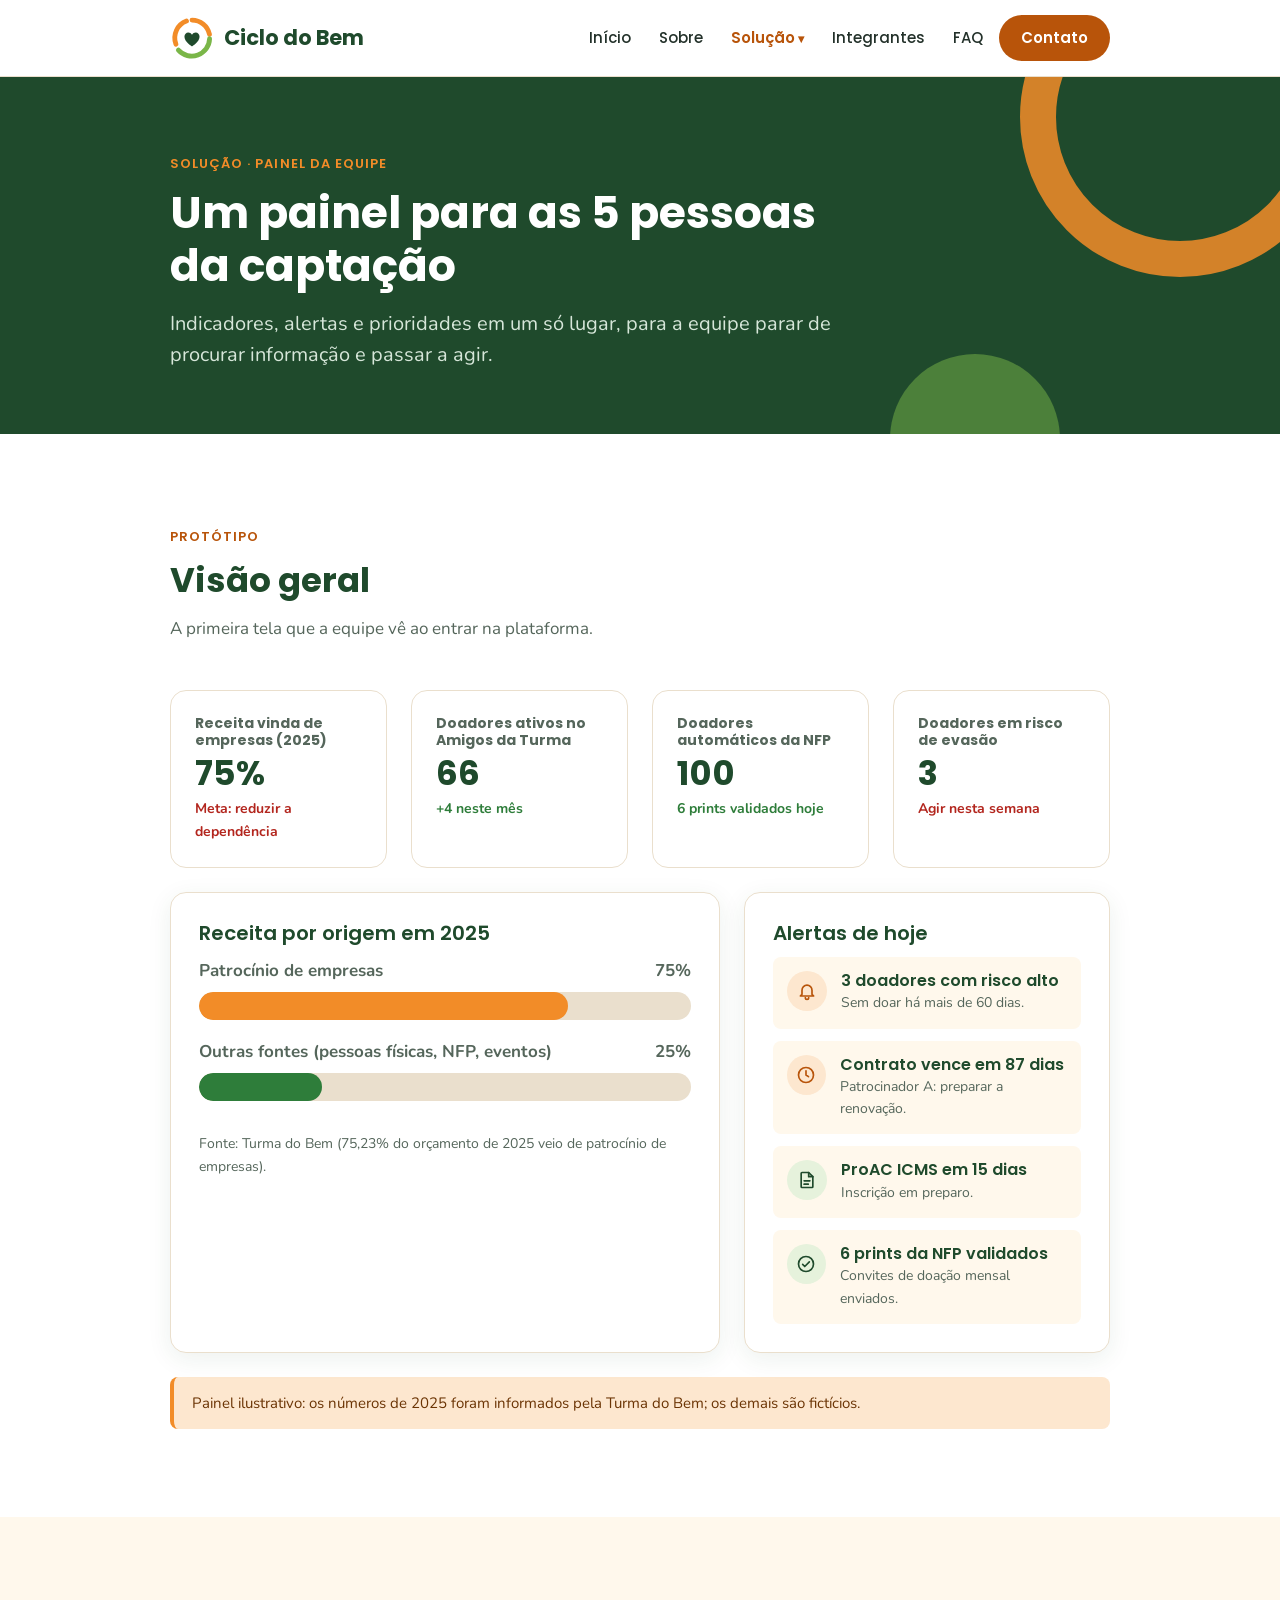
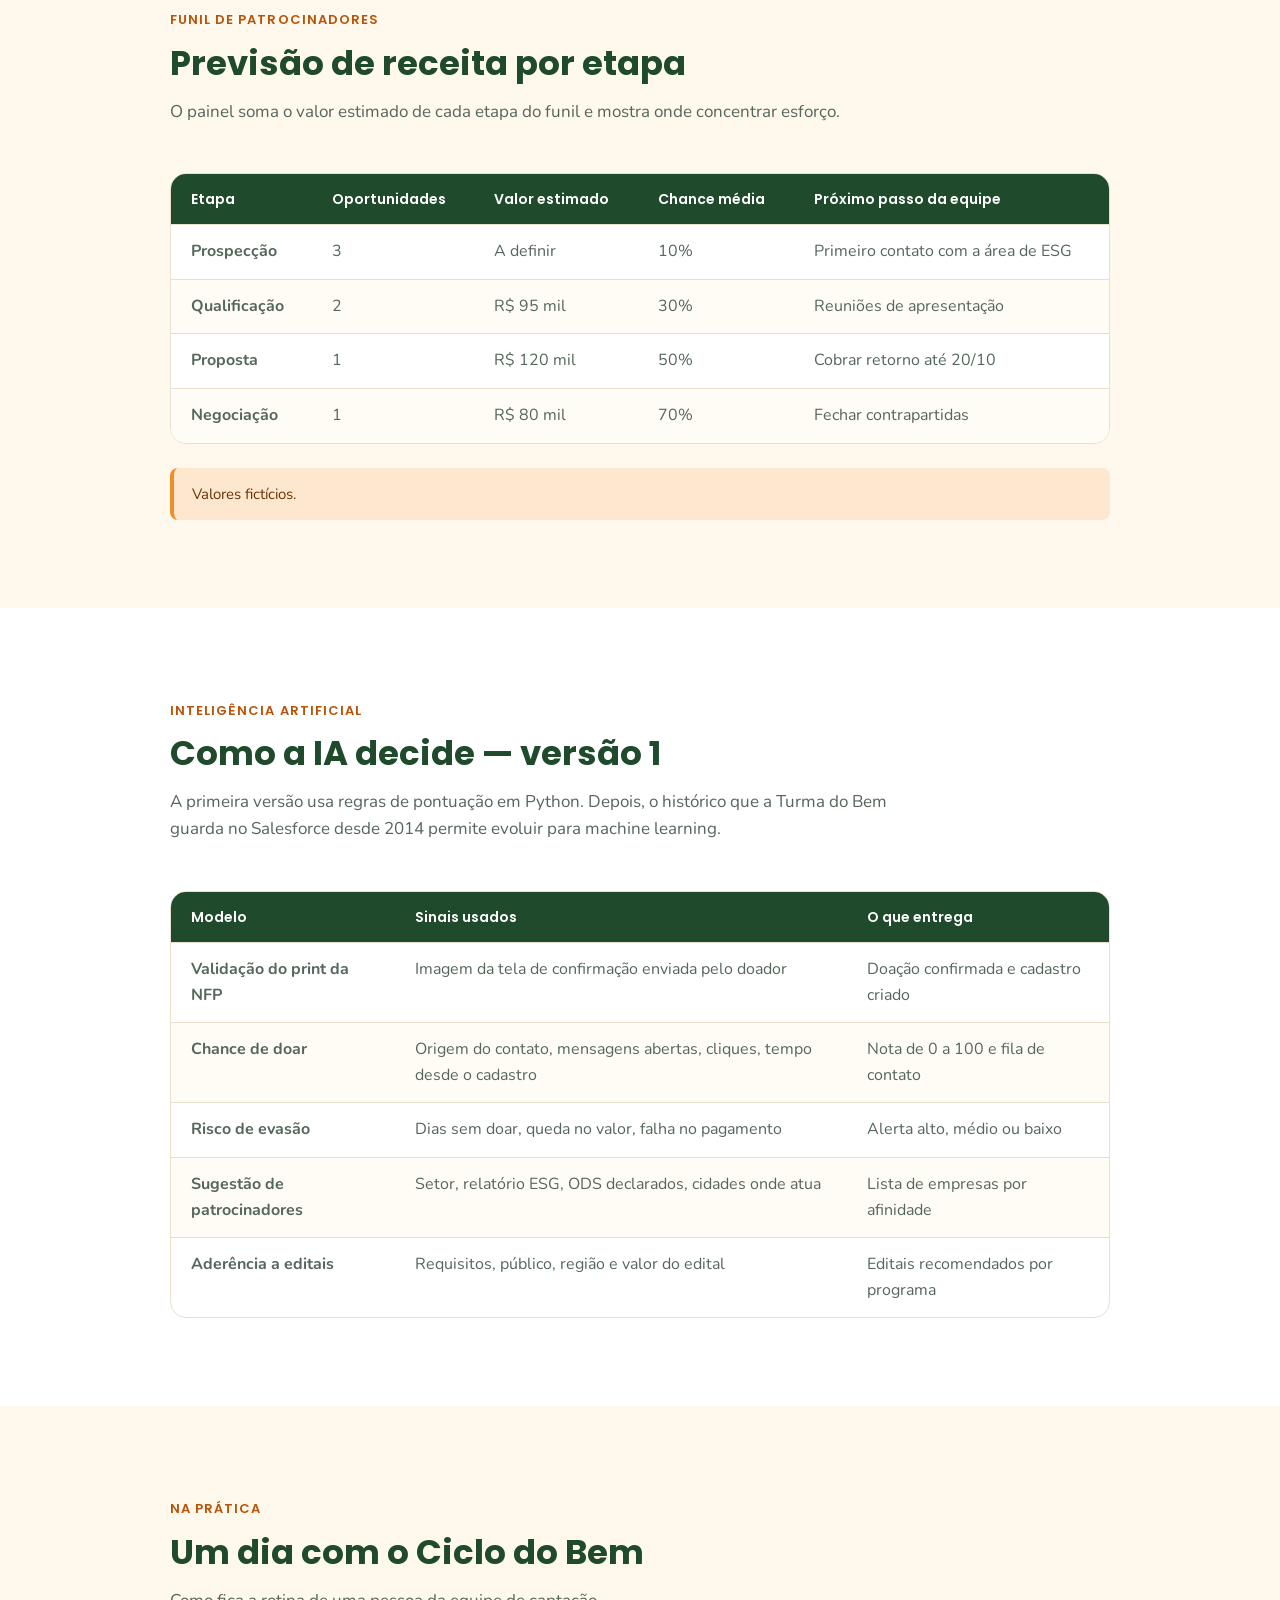
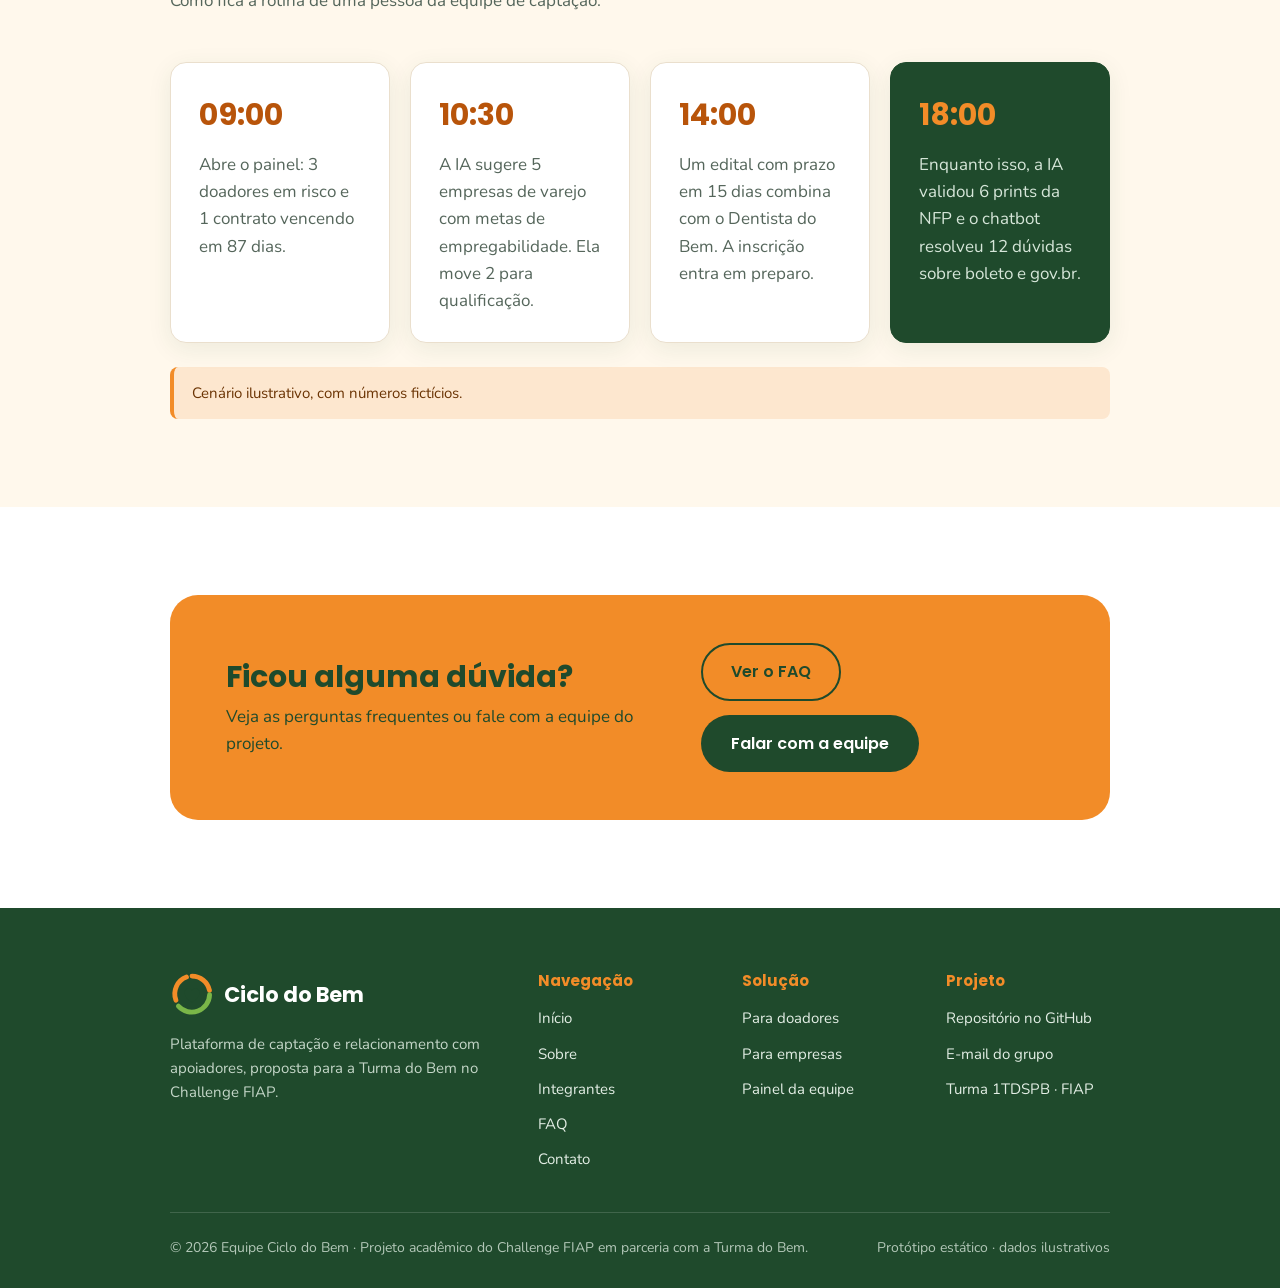
<file: painel.html>
<!DOCTYPE html>
<html lang="pt-BR">
<head>
    <meta charset="UTF-8">
    <meta name="viewport" content="width=device-width, initial-scale=1.0">
    <meta name="description" content="Painel com indicadores, alertas e prioridades da equipe de captação da Turma do Bem.">
    <title>Painel da equipe | Ciclo do Bem</title>
    <link rel="icon" href="assets/imagens/logo-ciclo-do-bem.svg" type="image/svg+xml">

    <!-- Fontes: Poppins (títulos) e Nunito (textos) -->
    <link rel="preconnect" href="https://fonts.googleapis.com">
    <link rel="preconnect" href="https://fonts.gstatic.com" crossorigin>
    <link href="https://fonts.googleapis.com/css2?family=Nunito:wght@400;600;700;800&family=Poppins:wght@500;600;700&display=swap" rel="stylesheet">

    <!-- Estilos do projeto: base > componentes > páginas -->
    <link rel="stylesheet" href="css/base.css">
    <link rel="stylesheet" href="css/componentes.css">
    <link rel="stylesheet" href="css/paginas.css">
</head>
<body>
    <!-- Atalho de acessibilidade para quem navega pelo teclado -->
    <a href="#conteudo" class="pular-conteudo">Pular para o conteúdo</a>

    <!-- ===== CABEÇALHO (igual em todas as páginas) ===== -->
    <header class="cabecalho">
        <div class="container cabecalho-conteudo">
            <a href="index.html" class="logo" aria-label="Ciclo do Bem — voltar para a página inicial">
                <img class="logo-imagem" src="assets/imagens/logo-ciclo-do-bem.svg" alt="" width="44" height="44">
                <span class="logo-texto">Ciclo do Bem</span>
            </a>

            <!-- Menu principal de navegação -->
            <nav aria-label="Menu principal">
                <ul class="menu-lista">
                    <li><a href="index.html" class="menu-link">Início</a></li>
                    <li><a href="sobre.html" class="menu-link">Sobre</a></li>
                    <li class="menu-item-submenu">
                        <a href="doador.html" class="menu-link menu-link-ativo menu-link-seta" aria-current="page">Solução</a>
                        <ul class="submenu">
                            <li><a href="doador.html" class="submenu-link">Para doadores<span class="submenu-descricao">Nota Fiscal Paulista e portal</span></a></li>
                            <li><a href="empresas.html" class="submenu-link">Para empresas<span class="submenu-descricao">Funil, patrocínio e editais</span></a></li>
                            <li><a href="painel.html" class="submenu-link" aria-current="page">Painel da equipe<span class="submenu-descricao">Indicadores e alertas</span></a></li>
                        </ul>
                    </li>
                    <li><a href="integrantes.html" class="menu-link">Integrantes</a></li>
                    <li><a href="faq.html" class="menu-link">FAQ</a></li>
                    <li><a href="contato.html" class="btn btn-primario btn-pequeno">Contato</a></li>
                </ul>
            </nav>
        </div>
    </header>

    <!-- ===== CONTEÚDO PRINCIPAL ===== -->
    <main id="conteudo">
        <!-- ===== TOPO DA PÁGINA ===== -->
        <section class="topo-pagina" aria-labelledby="titulo-pagina">
            <div class="container">
                <div class="topo-pagina-conteudo">
                    <span class="etiqueta">Solução · Painel da equipe</span>
                    <h1 id="titulo-pagina">Um painel para as 5 pessoas da captação</h1>
                    <p class="texto-destaque">Indicadores, alertas e prioridades em um só lugar, para a equipe parar de procurar informação e passar a agir.</p>
                </div>
            </div>
        </section>

        <!-- ===== PROTÓTIPO: VISÃO GERAL DO PAINEL ===== -->
        <section class="secao secao-branca" aria-labelledby="titulo-visao-geral">
            <div class="container">
                <div class="secao-cabecalho">
                    <span class="etiqueta">Protótipo</span>
                    <h2 id="titulo-visao-geral">Visão geral</h2>
                    <p>A primeira tela que a equipe vê ao entrar na plataforma.</p>
                </div>

                <!-- Indicadores principais -->
                <div class="grade grade-4">
                    <article class="indicador">
                        <h3 class="indicador-rotulo">Receita vinda de empresas (2025)</h3>
                        <p class="indicador-valor">75%</p>
                        <p class="indicador-variacao indicador-variacao-negativa">Meta: reduzir a dependência</p>
                    </article>
                    <article class="indicador">
                        <h3 class="indicador-rotulo">Doadores ativos no Amigos da Turma</h3>
                        <p class="indicador-valor">66</p>
                        <p class="indicador-variacao">+4 neste mês</p>
                    </article>
                    <article class="indicador">
                        <h3 class="indicador-rotulo">Doadores automáticos da NFP</h3>
                        <p class="indicador-valor">100</p>
                        <p class="indicador-variacao">6 prints validados hoje</p>
                    </article>
                    <article class="indicador">
                        <h3 class="indicador-rotulo">Doadores em risco de evasão</h3>
                        <p class="indicador-valor">3</p>
                        <p class="indicador-variacao indicador-variacao-negativa">Agir nesta semana</p>
                    </article>
                </div>

                <div class="painel-grade">
                    <!-- Gráfico de receita por origem -->
                    <article class="card">
                        <h3>Receita por origem em 2025</h3>
                        <ul class="grafico-barras">
                            <li>
                                <p class="grafico-rotulo">Patrocínio de empresas <span>75%</span></p>
                                <div class="barra" role="img" aria-label="75% da receita veio de empresas">
                                    <div class="barra-preenchimento largura-75"></div>
                                </div>
                            </li>
                            <li>
                                <p class="grafico-rotulo">Outras fontes (pessoas físicas, NFP, eventos) <span>25%</span></p>
                                <div class="barra" role="img" aria-label="25% da receita veio de outras fontes">
                                    <div class="barra-preenchimento barra-preenchimento-verde largura-25"></div>
                                </div>
                            </li>
                        </ul>
                        <p class="texto-fonte">Fonte: Turma do Bem (75,23% do orçamento de 2025 veio de patrocínio de empresas).</p>
                    </article>

                    <!-- Alertas do dia -->
                    <article class="card">
                        <h3>Alertas de hoje</h3>
                        <ul class="alertas-lista">
                            <li class="alerta-item">
                                <span class="icone-circulo icone-circulo-pequeno icone-circulo-laranja"><img src="assets/icones/icone-sino-laranja.svg" alt=""></span>
                                <div>
                                    <h4>3 doadores com risco alto</h4>
                                    <p>Sem doar há mais de 60 dias.</p>
                                </div>
                            </li>
                            <li class="alerta-item">
                                <span class="icone-circulo icone-circulo-pequeno icone-circulo-laranja"><img src="assets/icones/icone-relogio-laranja.svg" alt=""></span>
                                <div>
                                    <h4>Contrato vence em 87 dias</h4>
                                    <p>Patrocinador A: preparar a renovação.</p>
                                </div>
                            </li>
                            <li class="alerta-item">
                                <span class="icone-circulo icone-circulo-pequeno"><img src="assets/icones/icone-edital.svg" alt=""></span>
                                <div>
                                    <h4>ProAC ICMS em 15 dias</h4>
                                    <p>Inscrição em preparo.</p>
                                </div>
                            </li>
                            <li class="alerta-item">
                                <span class="icone-circulo icone-circulo-pequeno"><img src="assets/icones/icone-check.svg" alt=""></span>
                                <div>
                                    <h4>6 prints da NFP validados</h4>
                                    <p>Convites de doação mensal enviados.</p>
                                </div>
                            </li>
                        </ul>
                    </article>
                </div>
                <p class="aviso">Painel ilustrativo: os números de 2025 foram informados pela Turma do Bem; os demais são fictícios.</p>
            </div>
        </section>

        <!-- ===== FUNIL RESUMIDO ===== -->
        <section class="secao" aria-labelledby="titulo-funil-resumo">
            <div class="container">
                <div class="secao-cabecalho">
                    <span class="etiqueta">Funil de patrocinadores</span>
                    <h2 id="titulo-funil-resumo">Previsão de receita por etapa</h2>
                    <p>O painel soma o valor estimado de cada etapa do funil e mostra onde concentrar esforço.</p>
                </div>

                <div class="tabela-envoltorio">
                    <table class="tabela">
                        <thead>
                            <tr>
                                <th scope="col">Etapa</th>
                                <th scope="col">Oportunidades</th>
                                <th scope="col">Valor estimado</th>
                                <th scope="col">Chance média</th>
                                <th scope="col">Próximo passo da equipe</th>
                            </tr>
                        </thead>
                        <tbody>
                            <tr>
                                <td class="tabela-coluna-forte">Prospecção</td>
                                <td>3</td>
                                <td>A definir</td>
                                <td>10%</td>
                                <td>Primeiro contato com a área de ESG</td>
                            </tr>
                            <tr>
                                <td class="tabela-coluna-forte">Qualificação</td>
                                <td>2</td>
                                <td>R$ 95 mil</td>
                                <td>30%</td>
                                <td>Reuniões de apresentação</td>
                            </tr>
                            <tr>
                                <td class="tabela-coluna-forte">Proposta</td>
                                <td>1</td>
                                <td>R$ 120 mil</td>
                                <td>50%</td>
                                <td>Cobrar retorno até 20/10</td>
                            </tr>
                            <tr>
                                <td class="tabela-coluna-forte">Negociação</td>
                                <td>1</td>
                                <td>R$ 80 mil</td>
                                <td>70%</td>
                                <td>Fechar contrapartidas</td>
                            </tr>
                        </tbody>
                    </table>
                </div>
                <p class="aviso">Valores fictícios.</p>
            </div>
        </section>

        <!-- ===== COMO A IA PRIORIZA ===== -->
        <section class="secao secao-branca" aria-labelledby="titulo-ia">
            <div class="container">
                <div class="secao-cabecalho">
                    <span class="etiqueta">Inteligência artificial</span>
                    <h2 id="titulo-ia">Como a IA decide — versão 1</h2>
                    <p>A primeira versão usa regras de pontuação em Python. Depois, o histórico que a Turma do Bem guarda no Salesforce desde 2014 permite evoluir para machine learning.</p>
                </div>

                <div class="tabela-envoltorio">
                    <table class="tabela">
                        <thead>
                            <tr>
                                <th scope="col">Modelo</th>
                                <th scope="col">Sinais usados</th>
                                <th scope="col">O que entrega</th>
                            </tr>
                        </thead>
                        <tbody>
                            <tr>
                                <td class="tabela-coluna-forte">Validação do print da NFP</td>
                                <td>Imagem da tela de confirmação enviada pelo doador</td>
                                <td>Doação confirmada e cadastro criado</td>
                            </tr>
                            <tr>
                                <td class="tabela-coluna-forte">Chance de doar</td>
                                <td>Origem do contato, mensagens abertas, cliques, tempo desde o cadastro</td>
                                <td>Nota de 0 a 100 e fila de contato</td>
                            </tr>
                            <tr>
                                <td class="tabela-coluna-forte">Risco de evasão</td>
                                <td>Dias sem doar, queda no valor, falha no pagamento</td>
                                <td>Alerta alto, médio ou baixo</td>
                            </tr>
                            <tr>
                                <td class="tabela-coluna-forte">Sugestão de patrocinadores</td>
                                <td>Setor, relatório ESG, ODS declarados, cidades onde atua</td>
                                <td>Lista de empresas por afinidade</td>
                            </tr>
                            <tr>
                                <td class="tabela-coluna-forte">Aderência a editais</td>
                                <td>Requisitos, público, região e valor do edital</td>
                                <td>Editais recomendados por programa</td>
                            </tr>
                        </tbody>
                    </table>
                </div>
            </div>
        </section>

        <!-- ===== UM DIA COM O CICLO DO BEM ===== -->
        <section class="secao" aria-labelledby="titulo-um-dia">
            <div class="container">
                <div class="secao-cabecalho">
                    <span class="etiqueta">Na prática</span>
                    <h2 id="titulo-um-dia">Um dia com o Ciclo do Bem</h2>
                    <p>Como fica a rotina de uma pessoa da equipe de captação.</p>
                </div>

                <ol class="agenda">
                    <li class="card">
                        <span class="agenda-hora">09:00</span>
                        <p>Abre o painel: 3 doadores em risco e 1 contrato vencendo em 87 dias.</p>
                    </li>
                    <li class="card">
                        <span class="agenda-hora">10:30</span>
                        <p>A IA sugere 5 empresas de varejo com metas de empregabilidade. Ela move 2 para qualificação.</p>
                    </li>
                    <li class="card">
                        <span class="agenda-hora">14:00</span>
                        <p>Um edital com prazo em 15 dias combina com o Dentista do Bem. A inscrição entra em preparo.</p>
                    </li>
                    <li class="card card-escuro">
                        <span class="agenda-hora">18:00</span>
                        <p>Enquanto isso, a IA validou 6 prints da NFP e o chatbot resolveu 12 dúvidas sobre boleto e gov.br.</p>
                    </li>
                </ol>
                <p class="aviso">Cenário ilustrativo, com números fictícios.</p>
            </div>
        </section>

        <!-- ===== CHAMADA FINAL ===== -->
        <section class="secao secao-branca" aria-labelledby="titulo-chamada">
            <div class="container">
                <div class="faixa-chamada">
                    <div>
                        <h2 id="titulo-chamada">Ficou alguma dúvida?</h2>
                        <p>Veja as perguntas frequentes ou fale com a equipe do projeto.</p>
                    </div>
                    <div class="grupo-botoes">
                        <a href="faq.html" class="btn btn-contorno">Ver o FAQ</a>
                        <a href="contato.html" class="btn btn-secundario">Falar com a equipe</a>
                    </div>
                </div>
            </div>
        </section>
    </main>

    <!-- ===== RODAPÉ (igual em todas as páginas) ===== -->
    <footer class="rodape">
        <div class="container">
            <div class="rodape-grade">
                <div>
                    <a href="index.html" class="logo" aria-label="Ciclo do Bem — página inicial">
                        <img class="logo-imagem" src="assets/imagens/logo-ciclo-do-bem.svg" alt="" width="44" height="44">
                        <span class="logo-texto">Ciclo do Bem</span>
                    </a>
                    <p class="rodape-descricao">Plataforma de captação e relacionamento com apoiadores, proposta para a Turma do Bem no Challenge FIAP.</p>
                </div>

                <nav aria-label="Páginas do site">
                    <h2 class="rodape-titulo">Navegação</h2>
                    <ul class="rodape-lista">
                        <li><a href="index.html" class="rodape-link">Início</a></li>
                        <li><a href="sobre.html" class="rodape-link">Sobre</a></li>
                        <li><a href="integrantes.html" class="rodape-link">Integrantes</a></li>
                        <li><a href="faq.html" class="rodape-link">FAQ</a></li>
                        <li><a href="contato.html" class="rodape-link">Contato</a></li>
                    </ul>
                </nav>

                <nav aria-label="Páginas da solução">
                    <h2 class="rodape-titulo">Solução</h2>
                    <ul class="rodape-lista">
                        <li><a href="doador.html" class="rodape-link">Para doadores</a></li>
                        <li><a href="empresas.html" class="rodape-link">Para empresas</a></li>
                        <li><a href="painel.html" class="rodape-link">Painel da equipe</a></li>
                    </ul>
                </nav>

                <div>
                    <h2 class="rodape-titulo">Projeto</h2>
                    <ul class="rodape-lista">
                        <li><a href="https://github.com/claudiosilva06/ciclo-do-bem" class="rodape-link" target="_blank" rel="noopener noreferrer">Repositório no GitHub</a></li>
                        <li><a href="mailto:projetotdbfiap@gmail.com" class="rodape-link">E-mail do grupo</a></li>
                        <li><span class="rodape-link">Turma 1TDSPB · FIAP</span></li>
                    </ul>
                </div>
            </div>

            <div class="rodape-base">
                <p>© 2026 Equipe Ciclo do Bem · Projeto acadêmico do Challenge FIAP em parceria com a Turma do Bem.</p>
                <p>Protótipo estático · dados ilustrativos</p>
            </div>
        </div>
    </footer>
</body>
</html>
</file>
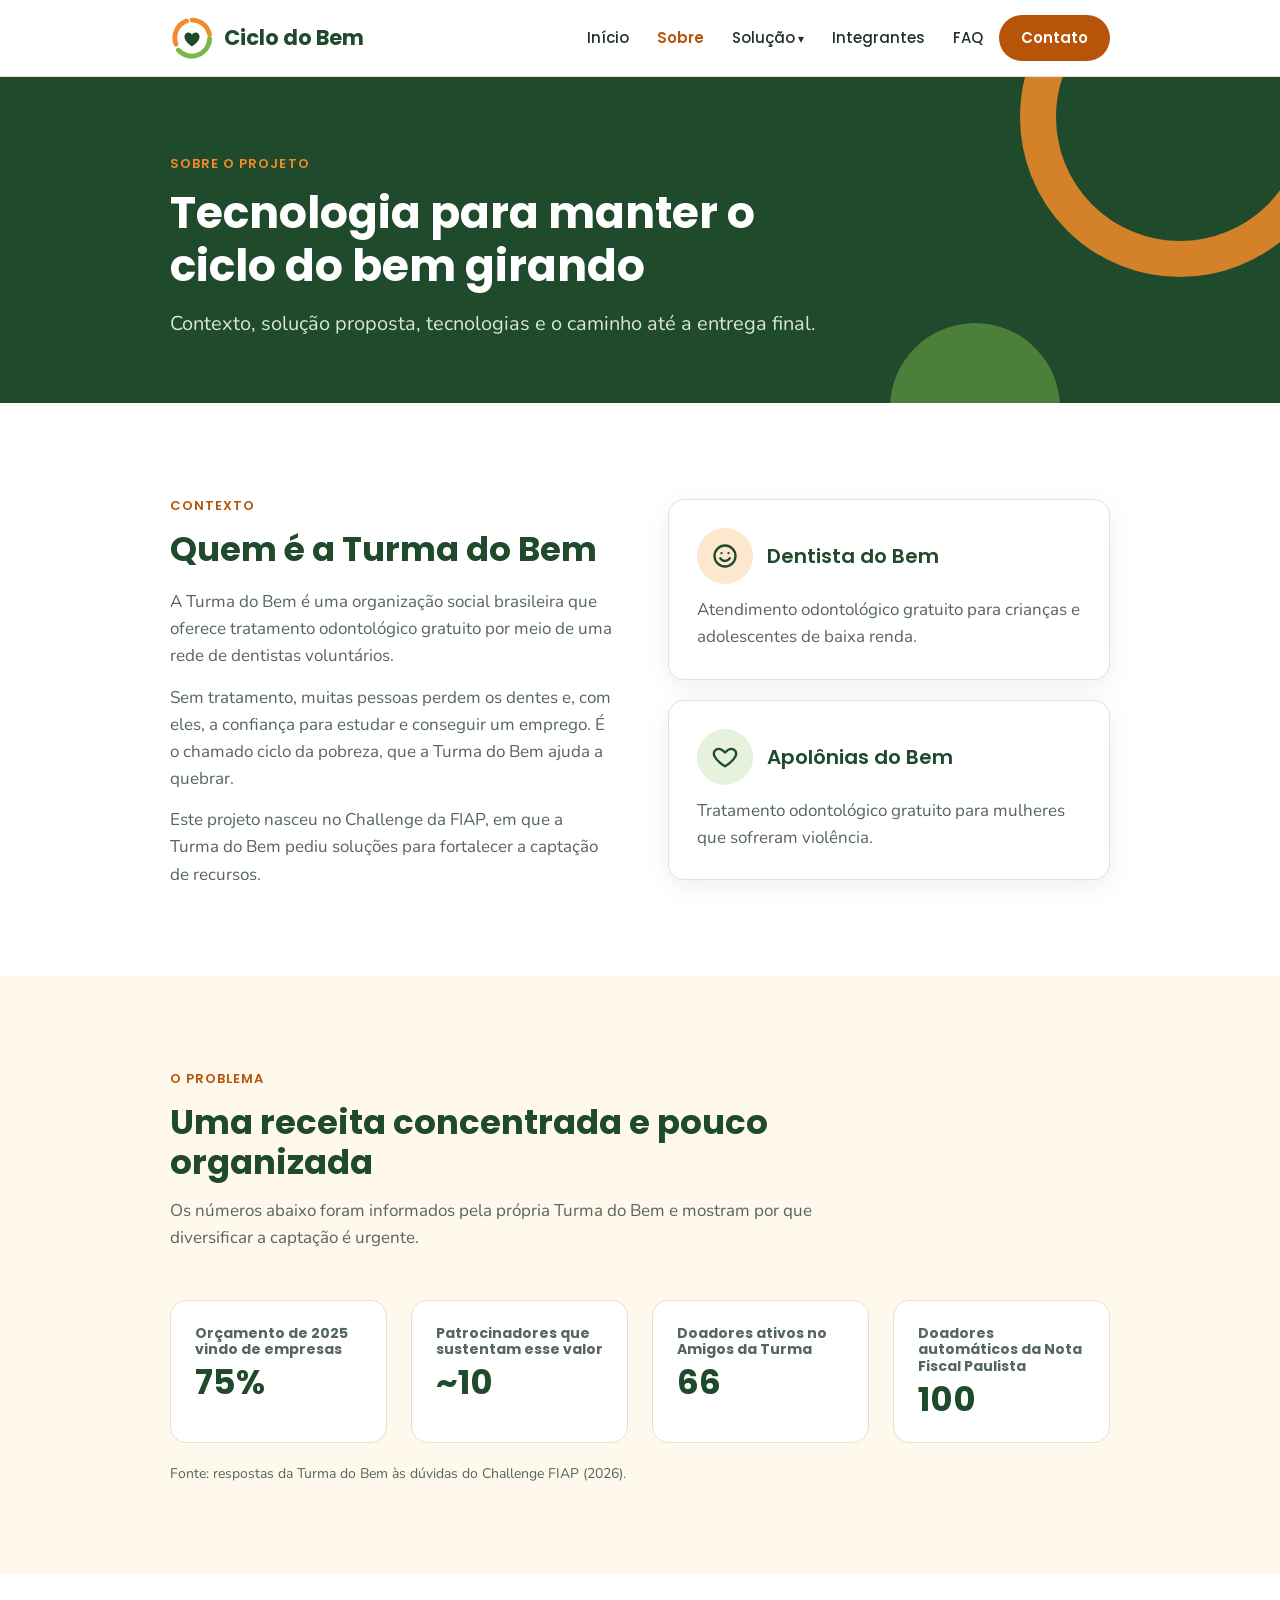
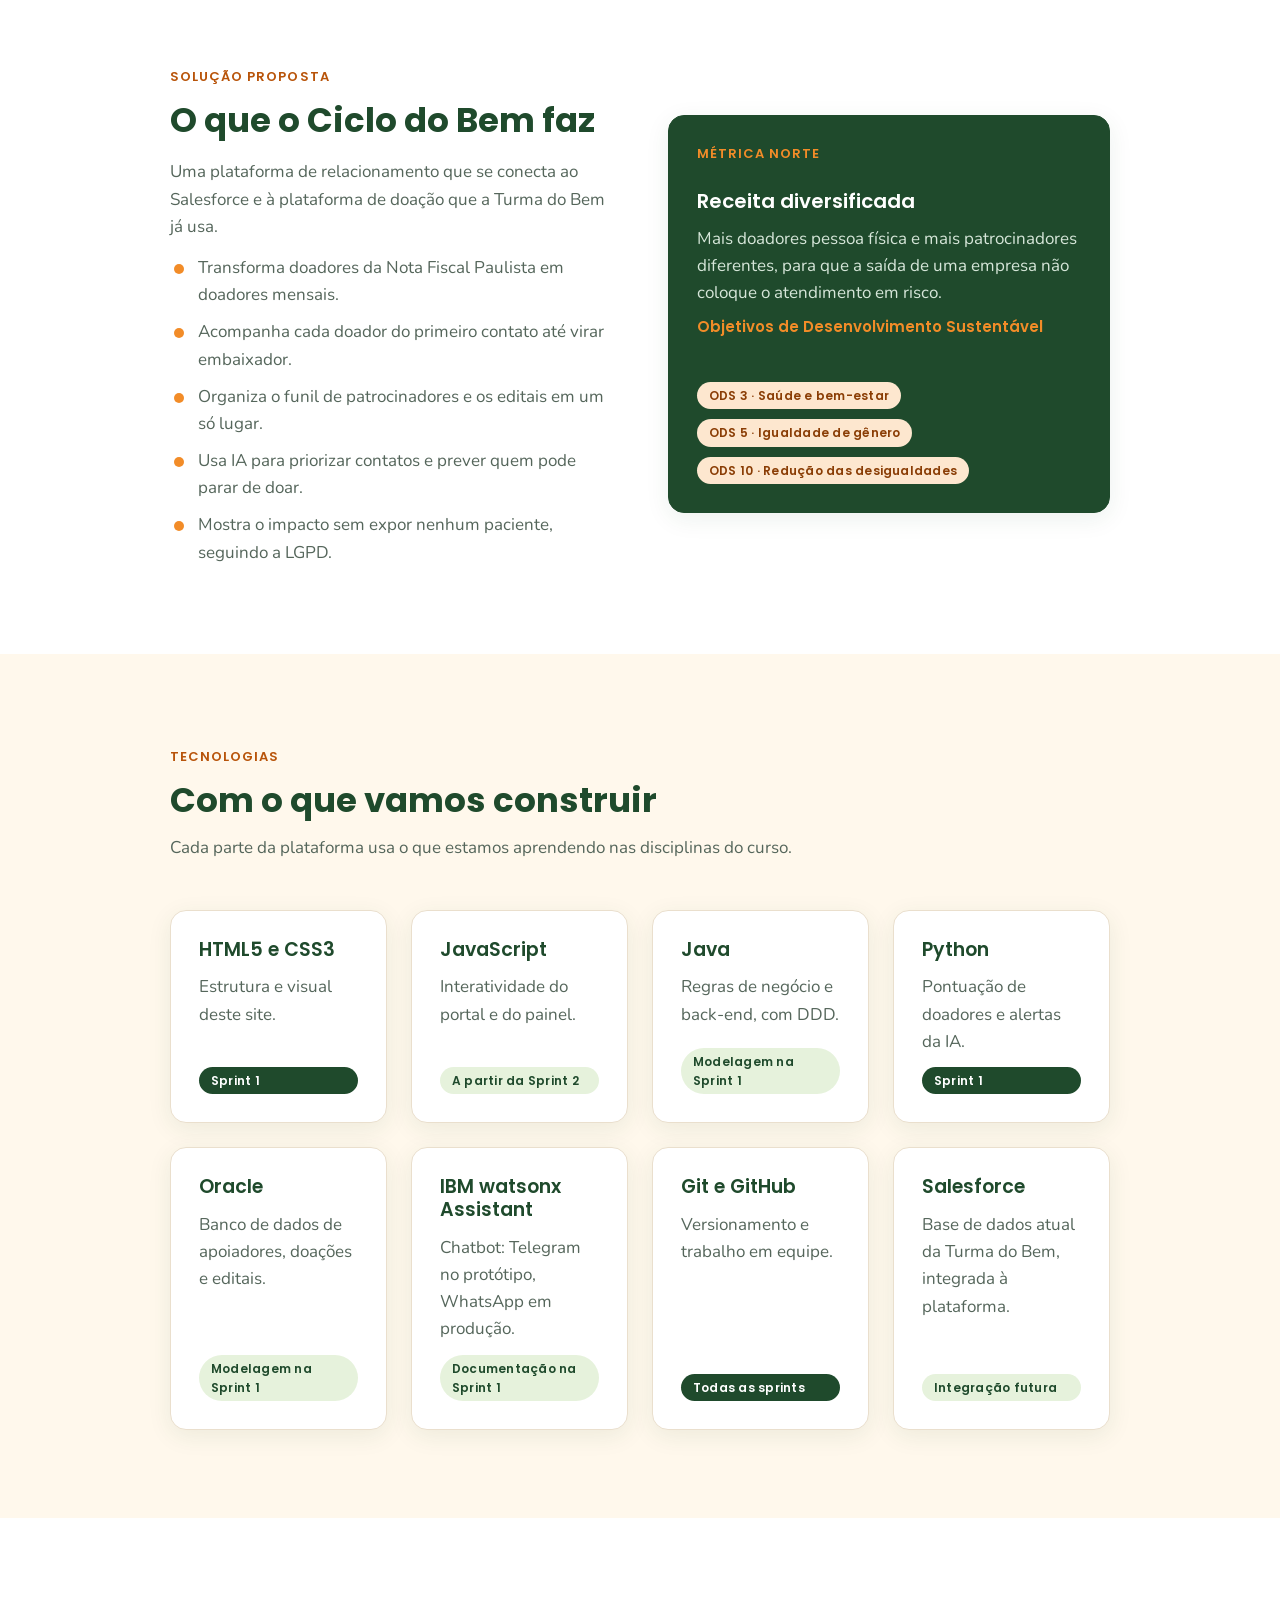
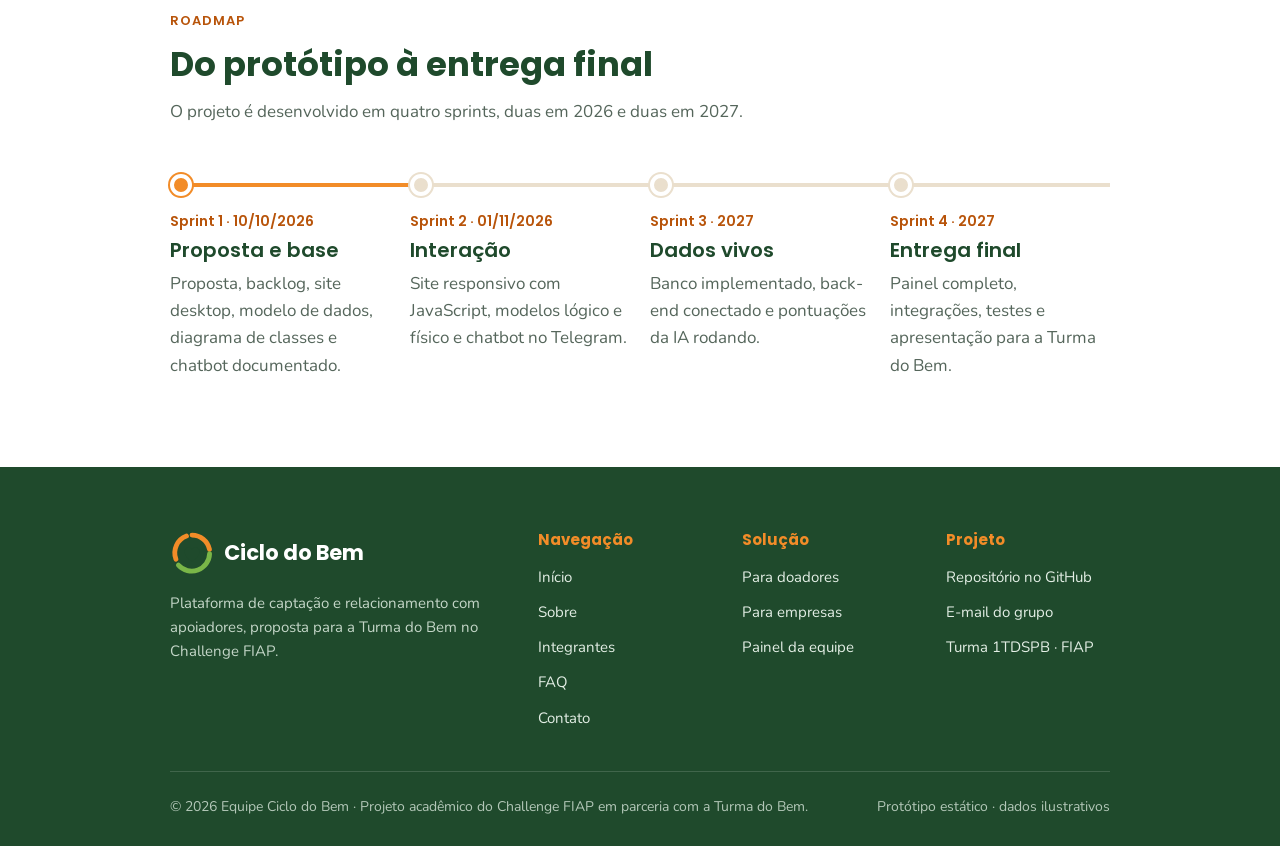
<file: sobre.html>
<!DOCTYPE html>
<html lang="pt-BR">
<head>
    <meta charset="UTF-8">
    <meta name="viewport" content="width=device-width, initial-scale=1.0">
    <meta name="description" content="Contexto, solução proposta, tecnologias e roadmap do projeto Ciclo do Bem.">
    <title>Sobre o projeto | Ciclo do Bem</title>
    <link rel="icon" href="assets/imagens/logo-ciclo-do-bem.svg" type="image/svg+xml">

    <!-- Fontes: Poppins (títulos) e Nunito (textos) -->
    <link rel="preconnect" href="https://fonts.googleapis.com">
    <link rel="preconnect" href="https://fonts.gstatic.com" crossorigin>
    <link href="https://fonts.googleapis.com/css2?family=Nunito:wght@400;600;700;800&family=Poppins:wght@500;600;700&display=swap" rel="stylesheet">

    <!-- Estilos do projeto: base > componentes > páginas -->
    <link rel="stylesheet" href="css/base.css">
    <link rel="stylesheet" href="css/componentes.css">
    <link rel="stylesheet" href="css/paginas.css">
</head>
<body>
    <!-- Atalho de acessibilidade para quem navega pelo teclado -->
    <a href="#conteudo" class="pular-conteudo">Pular para o conteúdo</a>

    <!-- ===== CABEÇALHO (igual em todas as páginas) ===== -->
    <header class="cabecalho">
        <div class="container cabecalho-conteudo">
            <a href="index.html" class="logo" aria-label="Ciclo do Bem — voltar para a página inicial">
                <img class="logo-imagem" src="assets/imagens/logo-ciclo-do-bem.svg" alt="" width="44" height="44">
                <span class="logo-texto">Ciclo do Bem</span>
            </a>

            <!-- Menu principal de navegação -->
            <nav aria-label="Menu principal">
                <ul class="menu-lista">
                    <li><a href="index.html" class="menu-link">Início</a></li>
                    <li><a href="sobre.html" class="menu-link menu-link-ativo" aria-current="page">Sobre</a></li>
                    <li class="menu-item-submenu">
                        <a href="doador.html" class="menu-link menu-link-seta">Solução</a>
                        <ul class="submenu">
                            <li><a href="doador.html" class="submenu-link">Para doadores<span class="submenu-descricao">Nota Fiscal Paulista e portal</span></a></li>
                            <li><a href="empresas.html" class="submenu-link">Para empresas<span class="submenu-descricao">Funil, patrocínio e editais</span></a></li>
                            <li><a href="painel.html" class="submenu-link">Painel da equipe<span class="submenu-descricao">Indicadores e alertas</span></a></li>
                        </ul>
                    </li>
                    <li><a href="integrantes.html" class="menu-link">Integrantes</a></li>
                    <li><a href="faq.html" class="menu-link">FAQ</a></li>
                    <li><a href="contato.html" class="btn btn-primario btn-pequeno">Contato</a></li>
                </ul>
            </nav>
        </div>
    </header>

    <!-- ===== CONTEÚDO PRINCIPAL ===== -->
    <main id="conteudo">
        <!-- ===== TOPO DA PÁGINA ===== -->
        <section class="topo-pagina" aria-labelledby="titulo-pagina">
            <div class="container">
                <div class="topo-pagina-conteudo">
                    <span class="etiqueta">Sobre o projeto</span>
                    <h1 id="titulo-pagina">Tecnologia para manter o ciclo do bem girando</h1>
                    <p class="texto-destaque">Contexto, solução proposta, tecnologias e o caminho até a entrega final.</p>
                </div>
            </div>
        </section>

        <!-- ===== CONTEXTO: A TURMA DO BEM ===== -->
        <section class="secao secao-branca" aria-labelledby="titulo-contexto">
            <div class="container duas-colunas">
                <div>
                    <span class="etiqueta">Contexto</span>
                    <h2 id="titulo-contexto">Quem é a Turma do Bem</h2>
                    <p>A Turma do Bem é uma organização social brasileira que oferece tratamento odontológico gratuito por meio de uma rede de dentistas voluntários.</p>
                    <p>Sem tratamento, muitas pessoas perdem os dentes e, com eles, a confiança para estudar e conseguir um emprego. É o chamado ciclo da pobreza, que a Turma do Bem ajuda a quebrar.</p>
                    <p>Este projeto nasceu no Challenge da FIAP, em que a Turma do Bem pediu soluções para fortalecer a captação de recursos.</p>
                </div>

                <div class="programas">
                    <article class="card card-interativo">
                        <div class="card-cabecalho">
                            <span class="icone-circulo icone-circulo-laranja"><img src="assets/icones/icone-sorriso.svg" alt=""></span>
                            <h3>Dentista do Bem</h3>
                        </div>
                        <p>Atendimento odontológico gratuito para crianças e adolescentes de baixa renda.</p>
                    </article>
                    <article class="card card-interativo">
                        <div class="card-cabecalho">
                            <span class="icone-circulo"><img src="assets/icones/icone-coracao.svg" alt=""></span>
                            <h3>Apolônias do Bem</h3>
                        </div>
                        <p>Tratamento odontológico gratuito para mulheres que sofreram violência.</p>
                    </article>
                </div>
            </div>
        </section>

        <!-- ===== O PROBLEMA EM NÚMEROS ===== -->
        <section class="secao" aria-labelledby="titulo-numeros">
            <div class="container">
                <div class="secao-cabecalho">
                    <span class="etiqueta">O problema</span>
                    <h2 id="titulo-numeros">Uma receita concentrada e pouco organizada</h2>
                    <p>Os números abaixo foram informados pela própria Turma do Bem e mostram por que diversificar a captação é urgente.</p>
                </div>

                <div class="grade grade-4">
                    <article class="indicador">
                        <h3 class="indicador-rotulo">Orçamento de 2025 vindo de empresas</h3>
                        <p class="indicador-valor">75%</p>
                    </article>
                    <article class="indicador">
                        <h3 class="indicador-rotulo">Patrocinadores que sustentam esse valor</h3>
                        <p class="indicador-valor">~10</p>
                    </article>
                    <article class="indicador">
                        <h3 class="indicador-rotulo">Doadores ativos no Amigos da Turma</h3>
                        <p class="indicador-valor">66</p>
                    </article>
                    <article class="indicador">
                        <h3 class="indicador-rotulo">Doadores automáticos da Nota Fiscal Paulista</h3>
                        <p class="indicador-valor">100</p>
                    </article>
                </div>
                <p class="texto-fonte">Fonte: respostas da Turma do Bem às dúvidas do Challenge FIAP (2026).</p>
            </div>
        </section>

        <!-- ===== SOLUÇÃO PROPOSTA ===== -->
        <section class="secao secao-branca" aria-labelledby="titulo-proposta">
            <div class="container duas-colunas">
                <div>
                    <span class="etiqueta">Solução proposta</span>
                    <h2 id="titulo-proposta">O que o Ciclo do Bem faz</h2>
                    <p>Uma plataforma de relacionamento que se conecta ao Salesforce e à plataforma de doação que a Turma do Bem já usa.</p>
                    <ul class="lista-marcada">
                        <li>Transforma doadores da Nota Fiscal Paulista em doadores mensais.</li>
                        <li>Acompanha cada doador do primeiro contato até virar embaixador.</li>
                        <li>Organiza o funil de patrocinadores e os editais em um só lugar.</li>
                        <li>Usa IA para priorizar contatos e prever quem pode parar de doar.</li>
                        <li>Mostra o impacto sem expor nenhum paciente, seguindo a LGPD.</li>
                    </ul>
                </div>

                <article class="card card-escuro">
                    <span class="etiqueta">Métrica norte</span>
                    <h3>Receita diversificada</h3>
                    <p>Mais doadores pessoa física e mais patrocinadores diferentes, para que a saída de uma empresa não coloque o atendimento em risco.</p>
                    <h4 class="rodape-titulo">Objetivos de Desenvolvimento Sustentável</h4>
                    <ul class="ods-lista">
                        <li class="selo selo-laranja">ODS 3 · Saúde e bem-estar</li>
                        <li class="selo selo-laranja">ODS 5 · Igualdade de gênero</li>
                        <li class="selo selo-laranja">ODS 10 · Redução das desigualdades</li>
                    </ul>
                </article>
            </div>
        </section>

        <!-- ===== TECNOLOGIAS ===== -->
        <section class="secao" aria-labelledby="titulo-tecnologias">
            <div class="container">
                <div class="secao-cabecalho">
                    <span class="etiqueta">Tecnologias</span>
                    <h2 id="titulo-tecnologias">Com o que vamos construir</h2>
                    <p>Cada parte da plataforma usa o que estamos aprendendo nas disciplinas do curso.</p>
                </div>

                <div class="grade grade-4">
                    <article class="card tecnologia-card">
                        <h3>HTML5 e CSS3</h3>
                        <p>Estrutura e visual deste site.</p>
                        <span class="selo selo-escuro tecnologia-sprint">Sprint 1</span>
                    </article>
                    <article class="card tecnologia-card">
                        <h3>JavaScript</h3>
                        <p>Interatividade do portal e do painel.</p>
                        <span class="selo tecnologia-sprint">A partir da Sprint 2</span>
                    </article>
                    <article class="card tecnologia-card">
                        <h3>Java</h3>
                        <p>Regras de negócio e back-end, com DDD.</p>
                        <span class="selo tecnologia-sprint">Modelagem na Sprint 1</span>
                    </article>
                    <article class="card tecnologia-card">
                        <h3>Python</h3>
                        <p>Pontuação de doadores e alertas da IA.</p>
                        <span class="selo selo-escuro tecnologia-sprint">Sprint 1</span>
                    </article>
                    <article class="card tecnologia-card">
                        <h3>Oracle</h3>
                        <p>Banco de dados de apoiadores, doações e editais.</p>
                        <span class="selo tecnologia-sprint">Modelagem na Sprint 1</span>
                    </article>
                    <article class="card tecnologia-card">
                        <h3>IBM watsonx Assistant</h3>
                        <p>Chatbot: Telegram no protótipo, WhatsApp em produção.</p>
                        <span class="selo tecnologia-sprint">Documentação na Sprint 1</span>
                    </article>
                    <article class="card tecnologia-card">
                        <h3>Git e GitHub</h3>
                        <p>Versionamento e trabalho em equipe.</p>
                        <span class="selo selo-escuro tecnologia-sprint">Todas as sprints</span>
                    </article>
                    <article class="card tecnologia-card">
                        <h3>Salesforce</h3>
                        <p>Base de dados atual da Turma do Bem, integrada à plataforma.</p>
                        <span class="selo tecnologia-sprint">Integração futura</span>
                    </article>
                </div>
            </div>
        </section>

        <!-- ===== ROADMAP ===== -->
        <section class="secao secao-branca" aria-labelledby="titulo-roadmap">
            <div class="container">
                <div class="secao-cabecalho">
                    <span class="etiqueta">Roadmap</span>
                    <h2 id="titulo-roadmap">Do protótipo à entrega final</h2>
                    <p>O projeto é desenvolvido em quatro sprints, duas em 2026 e duas em 2027.</p>
                </div>

                <ol class="linha-tempo">
                    <li class="linha-tempo-item linha-tempo-atual">
                        <span class="linha-tempo-data">Sprint 1 · 10/10/2026</span>
                        <h3>Proposta e base</h3>
                        <p>Proposta, backlog, site desktop, modelo de dados, diagrama de classes e chatbot documentado.</p>
                    </li>
                    <li class="linha-tempo-item">
                        <span class="linha-tempo-data">Sprint 2 · 01/11/2026</span>
                        <h3>Interação</h3>
                        <p>Site responsivo com JavaScript, modelos lógico e físico e chatbot no Telegram.</p>
                    </li>
                    <li class="linha-tempo-item">
                        <span class="linha-tempo-data">Sprint 3 · 2027</span>
                        <h3>Dados vivos</h3>
                        <p>Banco implementado, back-end conectado e pontuações da IA rodando.</p>
                    </li>
                    <li class="linha-tempo-item">
                        <span class="linha-tempo-data">Sprint 4 · 2027</span>
                        <h3>Entrega final</h3>
                        <p>Painel completo, integrações, testes e apresentação para a Turma do Bem.</p>
                    </li>
                </ol>
            </div>
        </section>
    </main>

    <!-- ===== RODAPÉ (igual em todas as páginas) ===== -->
    <footer class="rodape">
        <div class="container">
            <div class="rodape-grade">
                <div>
                    <a href="index.html" class="logo" aria-label="Ciclo do Bem — página inicial">
                        <img class="logo-imagem" src="assets/imagens/logo-ciclo-do-bem.svg" alt="" width="44" height="44">
                        <span class="logo-texto">Ciclo do Bem</span>
                    </a>
                    <p class="rodape-descricao">Plataforma de captação e relacionamento com apoiadores, proposta para a Turma do Bem no Challenge FIAP.</p>
                </div>

                <nav aria-label="Páginas do site">
                    <h2 class="rodape-titulo">Navegação</h2>
                    <ul class="rodape-lista">
                        <li><a href="index.html" class="rodape-link">Início</a></li>
                        <li><a href="sobre.html" class="rodape-link">Sobre</a></li>
                        <li><a href="integrantes.html" class="rodape-link">Integrantes</a></li>
                        <li><a href="faq.html" class="rodape-link">FAQ</a></li>
                        <li><a href="contato.html" class="rodape-link">Contato</a></li>
                    </ul>
                </nav>

                <nav aria-label="Páginas da solução">
                    <h2 class="rodape-titulo">Solução</h2>
                    <ul class="rodape-lista">
                        <li><a href="doador.html" class="rodape-link">Para doadores</a></li>
                        <li><a href="empresas.html" class="rodape-link">Para empresas</a></li>
                        <li><a href="painel.html" class="rodape-link">Painel da equipe</a></li>
                    </ul>
                </nav>

                <div>
                    <h2 class="rodape-titulo">Projeto</h2>
                    <ul class="rodape-lista">
                        <li><a href="https://github.com/claudiosilva06/ciclo-do-bem" class="rodape-link" target="_blank" rel="noopener noreferrer">Repositório no GitHub</a></li>
                        <li><a href="mailto:projetotdbfiap@gmail.com" class="rodape-link">E-mail do grupo</a></li>
                        <li><span class="rodape-link">Turma 1TDSPB · FIAP</span></li>
                    </ul>
                </div>
            </div>

            <div class="rodape-base">
                <p>© 2026 Equipe Ciclo do Bem · Projeto acadêmico do Challenge FIAP em parceria com a Turma do Bem.</p>
                <p>Protótipo estático · dados ilustrativos</p>
            </div>
        </div>
    </footer>
</body>
</html>
</file>
<file: css/base.css>
/* =========================================================
   CICLO DO BEM — base.css
   Fundação visual usada em TODAS as páginas:
   1. Variáveis (paleta, fontes, medidas)
   2. Reset e tipografia
   3. Layout (container, seções, grades)
   4. Acessibilidade
   5. Botões
   6. Cabeçalho e menu principal
   7. Topo das páginas internas
   8. Rodapé
   9. Media queries (desktop)
   ========================================================= */


/* ---------- 1. Variáveis ---------- */
:root {
    /* Paleta inspirada na identidade da Turma do Bem: laranja e verde */
    --cor-laranja: #f28c28;
    --cor-laranja-escuro: #b8540a;   /* versão com contraste para texto e botões */
    --cor-laranja-claro: #fde7cf;
    --cor-verde: #7ab648;
    --cor-verde-medio: #2e7d3a;
    --cor-verde-escuro: #1f4a2c;
    --cor-verde-claro: #e6f2dc;
    --cor-creme: #fff8ec;
    --cor-branco: #ffffff;
    --cor-texto: #23312a;
    --cor-texto-suave: #55665b;
    --cor-borda: #eadfcd;
    --cor-alerta: #b3261e;
    --cor-alerta-claro: #fbe3e1;

    /* Tipografia */
    --fonte-titulo: "Poppins", "Segoe UI", Arial, sans-serif;
    --fonte-texto: "Nunito", "Segoe UI", Arial, sans-serif;

    /* Medidas */
    --raio-pequeno: 8px;
    --raio: 16px;
    --raio-grande: 28px;
    --sombra: 0 6px 24px rgba(31, 74, 44, 0.08);
    --sombra-forte: 0 14px 36px rgba(31, 74, 44, 0.16);
    --espaco-secao: 88px;
}


/* ---------- 2. Reset e tipografia ---------- */
*,
*::before,
*::after {
    box-sizing: border-box;
    margin: 0;
    padding: 0;
}

html {
    scroll-behavior: smooth;
}

body {
    font-family: var(--fonte-texto);
    font-size: 17px;
    line-height: 1.6;
    color: var(--cor-texto);
    background-color: var(--cor-creme);
}

img {
    display: block;
    max-width: 100%;
}

a {
    color: var(--cor-verde-medio);
}

h1,
h2,
h3,
h4 {
    font-family: var(--fonte-titulo);
    color: var(--cor-verde-escuro);
    line-height: 1.2;
}

h1 {
    font-size: 44px;
    font-weight: 700;
}

h2 {
    font-size: 34px;
    font-weight: 700;
}

h3 {
    font-size: 20px;
    font-weight: 600;
}

h4 {
    font-size: 17px;
    font-weight: 600;
}

p {
    color: var(--cor-texto-suave);
}

strong {
    color: var(--cor-texto);
}

/* Texto de abertura, maior que o corpo */
.texto-destaque {
    font-size: 20px;
    line-height: 1.55;
}

/* Linha de fonte dos dados, abaixo de números e gráficos */
.texto-fonte {
    margin-top: 20px;
    font-size: 14px;
}

/* Rótulo pequeno acima dos títulos de seção */
.etiqueta {
    display: inline-block;
    margin-bottom: 12px;
    font-family: var(--fonte-titulo);
    font-size: 13px;
    font-weight: 600;
    letter-spacing: 0.08em;
    text-transform: uppercase;
    color: var(--cor-laranja-escuro);
}

/* Lista com marcadores para textos corridos */
.lista-marcada {
    list-style: none;
    display: flex;
    flex-direction: column;
    gap: 10px;
}

.lista-marcada li {
    position: relative;
    padding-left: 28px;
    color: var(--cor-texto-suave);
}

.lista-marcada li::before {
    content: "";
    position: absolute;
    top: 10px;
    left: 4px;
    width: 10px;
    height: 10px;
    border-radius: 50%;
    background-color: var(--cor-laranja);
}


/* ---------- 3. Layout ---------- */
.container {
    width: 92%;
    max-width: 940px;
    margin: 0 auto;
}

.secao {
    padding: var(--espaco-secao) 0;
}

.secao-branca {
    background-color: var(--cor-branco);
}

.secao-verde {
    background-color: var(--cor-verde-claro);
}

.secao-cabecalho {
    max-width: 720px;
    margin-bottom: 48px;
}

.secao-cabecalho h2 {
    margin-bottom: 14px;
}

.secao-cabecalho-centro {
    margin-right: auto;
    margin-left: auto;
    text-align: center;
}

/* Grades reutilizáveis */
.grade {
    display: grid;
    gap: 24px;
}

.grade-2 {
    grid-template-columns: repeat(2, 1fr);
}

.grade-3 {
    grid-template-columns: repeat(3, 1fr);
}

.grade-4 {
    grid-template-columns: repeat(4, 1fr);
}

/* Espaçamento entre título, parágrafos e listas dentro dos blocos de texto */
.duas-colunas h2 {
    margin-bottom: 18px;
}

.duas-colunas p + p,
.duas-colunas p + .lista-marcada,
.duas-colunas .lista-marcada + p {
    margin-top: 14px;
}

/* Duas colunas com texto e imagem/protótipo */
.duas-colunas {
    display: grid;
    grid-template-columns: 1fr 1fr;
    gap: 56px;
    align-items: center;
}

.duas-colunas-largura-texto {
    grid-template-columns: 5fr 7fr;
}


/* ---------- 4. Acessibilidade ---------- */
/* Link escondido que aparece ao navegar pelo teclado */
.pular-conteudo {
    position: absolute;
    top: -60px;
    left: 16px;
    z-index: 100;
    padding: 10px 18px;
    border-radius: var(--raio-pequeno);
    background-color: var(--cor-verde-escuro);
    color: var(--cor-branco);
    font-weight: 700;
    text-decoration: none;
}

.pular-conteudo:focus {
    top: 12px;
}

/* Contorno visível de foco para teclado */
a:focus-visible,
button:focus-visible,
input:focus-visible,
select:focus-visible,
textarea:focus-visible,
summary:focus-visible {
    outline: 3px solid var(--cor-laranja);
    outline-offset: 3px;
}


/* ---------- 5. Botões ---------- */
.btn {
    display: inline-flex;
    align-items: center;
    justify-content: center;
    gap: 8px;
    padding: 14px 28px;
    border: 2px solid transparent;
    border-radius: 999px;
    font-family: var(--fonte-titulo);
    font-size: 16px;
    font-weight: 600;
    text-decoration: none;
    cursor: pointer;
    transition: background-color 0.2s, transform 0.2s, box-shadow 0.2s;
}

.btn:hover {
    transform: translateY(-2px);
    box-shadow: var(--sombra);
}

.btn-primario {
    background-color: var(--cor-laranja-escuro);
    color: var(--cor-branco);
}

.btn-primario:hover {
    background-color: #9a4507;
}

.btn-secundario {
    background-color: var(--cor-verde-escuro);
    color: var(--cor-branco);
}

.btn-secundario:hover {
    background-color: #163a22;
}

.btn-contorno {
    border-color: var(--cor-verde-escuro);
    background-color: transparent;
    color: var(--cor-verde-escuro);
}

.btn-contorno:hover {
    background-color: var(--cor-verde-claro);
}

.btn-pequeno {
    padding: 9px 20px;
    font-size: 15px;
}

.grupo-botoes {
    display: flex;
    flex-wrap: wrap;
    gap: 14px;
}


/* ---------- 6. Cabeçalho e menu principal ---------- */
.cabecalho {
    position: sticky;
    top: 0;
    z-index: 50;
    border-bottom: 1px solid var(--cor-borda);
    background-color: var(--cor-branco);
}

.cabecalho-conteudo {
    display: flex;
    align-items: center;
    justify-content: space-between;
    min-height: 76px;
}

.logo {
    display: flex;
    align-items: center;
    gap: 10px;
    text-decoration: none;
}

.logo-imagem {
    width: 44px;
    height: 44px;
}

.logo-texto {
    font-family: var(--fonte-titulo);
    font-size: 21px;
    font-weight: 700;
    color: var(--cor-verde-escuro);
}

.menu-lista {
    display: flex;
    align-items: center;
    gap: 4px;
    list-style: none;
}

.menu-link {
    display: block;
    padding: 10px 14px;
    border-radius: var(--raio-pequeno);
    font-family: var(--fonte-titulo);
    font-size: 15px;
    font-weight: 500;
    color: var(--cor-texto);
    text-decoration: none;
    transition: background-color 0.2s, color 0.2s;
}

.menu-link:hover {
    background-color: var(--cor-verde-claro);
    color: var(--cor-verde-escuro);
}

/* Página atual destacada no menu */
.menu-link-ativo {
    color: var(--cor-laranja-escuro);
    font-weight: 600;
}

/* Submenu "Solução" (abre ao passar o mouse ou focar pelo teclado, sem JavaScript) */
.menu-item-submenu {
    position: relative;
}

.menu-link-seta::after {
    content: " ▾";
    font-size: 12px;
}

.submenu {
    position: absolute;
    top: 100%;
    left: 0;
    min-width: 230px;
    padding: 8px;
    border: 1px solid var(--cor-borda);
    border-radius: var(--raio);
    background-color: var(--cor-branco);
    box-shadow: var(--sombra-forte);
    list-style: none;
    opacity: 0;
    visibility: hidden;
    transform: translateY(8px);
    transition: opacity 0.2s, transform 0.2s, visibility 0.2s;
}

.menu-item-submenu:hover .submenu,
.menu-item-submenu:focus-within .submenu {
    opacity: 1;
    visibility: visible;
    transform: translateY(0);
}

.submenu-link {
    display: flex;
    flex-direction: column;
    padding: 10px 14px;
    border-radius: var(--raio-pequeno);
    font-weight: 700;
    color: var(--cor-verde-escuro);
    text-decoration: none;
}

.submenu-link:hover {
    background-color: var(--cor-creme);
}

.submenu-descricao {
    font-size: 13px;
    font-weight: 400;
    color: var(--cor-texto-suave);
}


/* ---------- 7. Topo das páginas internas ---------- */
.topo-pagina {
    position: relative;
    overflow: hidden;
    padding: 72px 0 64px;
    background-color: var(--cor-verde-escuro);
}

/* Círculos decorativos laranja e verde */
.topo-pagina::before,
.topo-pagina::after {
    content: "";
    position: absolute;
    border-radius: 50%;
}

.topo-pagina::before {
    top: -120px;
    right: -60px;
    width: 320px;
    height: 320px;
    border: 36px solid var(--cor-laranja);
    opacity: 0.85;
}

.topo-pagina::after {
    right: 220px;
    bottom: -90px;
    width: 170px;
    height: 170px;
    background-color: var(--cor-verde);
    opacity: 0.5;
}

.topo-pagina-conteudo {
    position: relative;
    z-index: 1;
    max-width: 680px;
}

.topo-pagina .etiqueta {
    color: var(--cor-laranja);
}

.topo-pagina h1 {
    margin-bottom: 16px;
    color: var(--cor-branco);
}

.topo-pagina p {
    color: #d6e6d9;
}


/* ---------- 8. Rodapé ---------- */
.rodape {
    padding: 64px 0 28px;
    background-color: var(--cor-verde-escuro);
    color: #d6e6d9;
}

.rodape-grade {
    display: grid;
    grid-template-columns: 2fr 1fr 1fr 1fr;
    gap: 40px;
    padding-bottom: 40px;
    border-bottom: 1px solid rgba(255, 255, 255, 0.15);
}

.rodape .logo-texto {
    color: var(--cor-branco);
}

.rodape-descricao {
    max-width: 320px;
    margin-top: 16px;
    font-size: 15px;
    color: #c4d6c8;
}

.rodape-titulo {
    margin-bottom: 14px;
    font-size: 15px;
    color: var(--cor-laranja);
}

.rodape-lista {
    display: flex;
    flex-direction: column;
    gap: 8px;
    list-style: none;
}

.rodape-link {
    font-size: 15px;
    color: #e3eee5;
    text-decoration: none;
}

.rodape-link:hover {
    color: var(--cor-laranja);
    text-decoration: underline;
}

.rodape-base {
    display: flex;
    justify-content: space-between;
    gap: 24px;
    padding-top: 24px;
    font-size: 14px;
}

.rodape-base p {
    color: #b3c7b8;
}


/* ---------- 9. Media queries (somente desktop nesta sprint) ---------- */

/* Large devices — laptops e desktops (992px ou mais) */
@media (min-width: 992px) {
    .container {
        max-width: 940px;
    }

    .menu-link {
        padding: 10px 12px;
    }
}

/* Extra-large devices — telas grandes (1300px ou mais) */
@media (min-width: 1300px) {
    :root {
        --espaco-secao: 104px;
    }

    body {
        font-size: 18px;
    }

    .container {
        max-width: 1200px;
    }

    h1 {
        font-size: 52px;
    }

    h2 {
        font-size: 38px;
    }

    .menu-link {
        padding: 10px 16px;
        font-size: 16px;
    }

    .topo-pagina {
        padding: 96px 0 84px;
    }
}
</file>
<file: css/componentes.css>
/* =========================================================
   CICLO DO BEM — componentes.css
   Peças reutilizáveis em várias páginas:
   1. Cards
   2. Ícones em círculo
   3. Selos (badges)
   4. Passo a passo numerado
   5. Tabelas
   6. Formulários
   7. FAQ (perguntas com details/summary)
   8. Linha do tempo (roadmap)
   9. Janela de protótipo
   10. Barras de progresso e larguras
   11. Indicadores (KPIs)
   12. Chat do chatbot
   13. Faixa de chamada e aviso
   14. Media queries
   ========================================================= */


/* ---------- 1. Cards ---------- */
.card {
    display: flex;
    flex-direction: column;
    gap: 12px;
    padding: 32px;
    border: 1px solid var(--cor-borda);
    border-radius: var(--raio);
    background-color: var(--cor-branco);
    box-shadow: var(--sombra);
    transition: transform 0.2s, box-shadow 0.2s;
}

.card-interativo:hover {
    transform: translateY(-4px);
    box-shadow: var(--sombra-forte);
}

/* Card escuro para destacar o item principal de um grupo */
.card-escuro {
    border-color: var(--cor-verde-escuro);
    background-color: var(--cor-verde-escuro);
}

.card-escuro h3 {
    color: var(--cor-branco);
}

.card-escuro .selo-laranja {
    color: #8a3d05;
}

.card-escuro .etiqueta {
    color: var(--cor-laranja);
}

.card-escuro p,
.card-escuro li {
    color: #d6e6d9;
}

.card-laranja {
    border-color: var(--cor-laranja-claro);
    background-color: var(--cor-laranja-claro);
}

.card-link {
    margin-top: auto;
    font-family: var(--fonte-titulo);
    font-weight: 600;
    color: var(--cor-laranja-escuro);
    text-decoration: none;
}

.card-link:hover {
    text-decoration: underline;
}

.card-escuro .card-link {
    color: var(--cor-laranja);
}


/* ---------- 2. Ícones em círculo ---------- */
.icone-circulo {
    display: flex;
    align-items: center;
    justify-content: center;
    width: 56px;
    height: 56px;
    border-radius: 50%;
    background-color: var(--cor-verde-claro);
}

.icone-circulo img {
    width: 28px;
    height: 28px;
}

.icone-circulo-laranja {
    background-color: var(--cor-laranja-claro);
}

.icone-circulo-pequeno {
    width: 40px;
    height: 40px;
}

.icone-circulo-pequeno img {
    width: 20px;
    height: 20px;
}

.icone-inline {
    width: 18px;
    height: 18px;
}


/* ---------- 3. Selos (badges) ---------- */
.selo {
    display: inline-block;
    padding: 4px 12px;
    border-radius: 999px;
    font-family: var(--fonte-titulo);
    font-size: 12px;
    font-weight: 600;
    letter-spacing: 0.02em;
    background-color: var(--cor-verde-claro);
    color: var(--cor-verde-escuro);
}

.selo-laranja {
    background-color: var(--cor-laranja-claro);
    color: #8a3d05;
}

.selo-alerta {
    background-color: var(--cor-alerta-claro);
    color: var(--cor-alerta);
}

.selo-escuro {
    background-color: var(--cor-verde-escuro);
    color: var(--cor-branco);
}


/* ---------- 4. Passo a passo numerado ---------- */
.passos {
    display: grid;
    grid-template-columns: repeat(4, 1fr);
    gap: 20px;
    list-style: none;
    counter-reset: passo;
}

.passo {
    position: relative;
    padding: 28px 24px 24px;
    border: 1px solid var(--cor-borda);
    border-radius: var(--raio);
    background-color: var(--cor-branco);
    counter-increment: passo;
}

/* Número automático de cada passo */
.passo::before {
    content: counter(passo);
    display: flex;
    align-items: center;
    justify-content: center;
    width: 40px;
    height: 40px;
    margin-bottom: 16px;
    border-radius: 50%;
    background-color: var(--cor-laranja);
    font-family: var(--fonte-titulo);
    font-weight: 700;
    color: var(--cor-verde-escuro);
}

.passo h3 {
    margin-bottom: 8px;
}

.passo-destaque {
    border-color: var(--cor-verde-escuro);
    background-color: var(--cor-verde-escuro);
}

.passo-destaque h3 {
    color: var(--cor-branco);
}

.passo-destaque p {
    color: #d6e6d9;
}


/* ---------- 5. Tabelas ---------- */
.tabela-envoltorio {
    overflow: hidden;
    border: 1px solid var(--cor-borda);
    border-radius: var(--raio);
    background-color: var(--cor-branco);
}

.tabela {
    width: 100%;
    border-collapse: collapse;
    font-size: 16px;
}

.tabela caption {
    padding: 16px 20px;
    font-family: var(--fonte-titulo);
    font-weight: 600;
    text-align: left;
    color: var(--cor-verde-escuro);
}

.tabela th {
    padding: 14px 20px;
    background-color: var(--cor-verde-escuro);
    font-family: var(--fonte-titulo);
    font-size: 14px;
    font-weight: 600;
    text-align: left;
    color: var(--cor-branco);
}

.tabela td {
    padding: 14px 20px;
    border-top: 1px solid var(--cor-borda);
    color: var(--cor-texto-suave);
    vertical-align: top;
}

.tabela tbody tr:nth-child(even) {
    background-color: #fffcf6;
}

.tabela-coluna-forte {
    font-weight: 700;
    color: var(--cor-texto);
}


/* ---------- 6. Formulários ---------- */
.formulario {
    display: flex;
    flex-direction: column;
    gap: 20px;
}

.formulario-linha {
    display: grid;
    grid-template-columns: 1fr 1fr;
    gap: 20px;
}

.campo {
    display: flex;
    flex-direction: column;
    gap: 6px;
}

.campo-rotulo {
    font-family: var(--fonte-titulo);
    font-size: 15px;
    font-weight: 600;
    color: var(--cor-verde-escuro);
}

.campo-obrigatorio {
    color: var(--cor-alerta);
}

.campo-entrada {
    width: 100%;
    padding: 13px 16px;
    border: 2px solid var(--cor-borda);
    border-radius: var(--raio-pequeno);
    background-color: var(--cor-branco);
    font-family: var(--fonte-texto);
    font-size: 16px;
    color: var(--cor-texto);
    transition: border-color 0.2s;
}

.campo-entrada::placeholder {
    color: #8a978e;
}

.campo-entrada:focus {
    border-color: var(--cor-verde-medio);
    outline: none;
}

.campo-area {
    min-height: 140px;
    resize: vertical;
}

.campo-ajuda {
    font-size: 14px;
    color: var(--cor-texto-suave);
}

.campo-checkbox {
    display: flex;
    align-items: flex-start;
    gap: 12px;
    font-size: 15px;
    color: var(--cor-texto-suave);
}

.campo-checkbox input {
    width: 20px;
    height: 20px;
    margin-top: 3px;
    accent-color: var(--cor-verde-medio);
}

/* Área de envio de arquivo (print da Nota Fiscal Paulista) */
.campo-arquivo {
    padding: 28px;
    border: 2px dashed var(--cor-verde);
    border-radius: var(--raio);
    background-color: var(--cor-verde-claro);
    text-align: center;
}


/* ---------- 7. FAQ ---------- */
.faq-grupo {
    margin-bottom: 48px;
}

.faq-grupo h2 {
    margin-bottom: 20px;
    font-size: 26px;
}

.faq-item {
    margin-bottom: 12px;
    border: 1px solid var(--cor-borda);
    border-radius: var(--raio);
    background-color: var(--cor-branco);
}

.faq-pergunta {
    display: flex;
    align-items: center;
    justify-content: space-between;
    gap: 16px;
    padding: 20px 24px;
    font-family: var(--fonte-titulo);
    font-size: 17px;
    font-weight: 600;
    color: var(--cor-verde-escuro);
    list-style: none;
    cursor: pointer;
}

/* Remove o marcador padrão do summary */
.faq-pergunta::-webkit-details-marker {
    display: none;
}

/* Sinal de + / − feito em CSS */
.faq-pergunta::after {
    content: "+";
    flex-shrink: 0;
    display: flex;
    align-items: center;
    justify-content: center;
    width: 32px;
    height: 32px;
    border-radius: 50%;
    background-color: var(--cor-laranja-claro);
    font-size: 20px;
    color: var(--cor-laranja-escuro);
}

.faq-item[open] .faq-pergunta::after {
    content: "−";
}

.faq-item[open] {
    border-color: var(--cor-verde);
}

.faq-resposta {
    padding: 0 24px 22px;
}


/* ---------- 8. Linha do tempo (roadmap) ---------- */
.linha-tempo {
    display: grid;
    grid-template-columns: repeat(4, 1fr);
    gap: 20px;
    list-style: none;
}

.linha-tempo-item {
    position: relative;
    padding-top: 36px;
}

/* Linha horizontal que liga as etapas */
.linha-tempo-item::before {
    content: "";
    position: absolute;
    top: 9px;
    left: 0;
    width: calc(100% + 20px);
    height: 4px;
    background-color: var(--cor-borda);
}

.linha-tempo-item:last-child::before {
    width: 100%;
}

/* Ponto de cada etapa */
.linha-tempo-item::after {
    content: "";
    position: absolute;
    top: 0;
    left: 0;
    width: 22px;
    height: 22px;
    border: 4px solid var(--cor-branco);
    border-radius: 50%;
    background-color: var(--cor-borda);
    box-shadow: 0 0 0 2px var(--cor-borda);
}

.linha-tempo-atual::after {
    background-color: var(--cor-laranja);
    box-shadow: 0 0 0 2px var(--cor-laranja);
}

.linha-tempo-atual::before {
    background-color: var(--cor-laranja);
}

.linha-tempo-data {
    display: block;
    margin-bottom: 6px;
    font-family: var(--fonte-titulo);
    font-size: 14px;
    font-weight: 600;
    color: var(--cor-laranja-escuro);
}

.linha-tempo-item h3 {
    margin-bottom: 8px;
}


/* ---------- 9. Janela de protótipo ---------- */
/* Moldura de navegador para mostrar telas do sistema */
.janela {
    overflow: hidden;
    border: 1px solid var(--cor-borda);
    border-radius: var(--raio);
    background-color: var(--cor-branco);
    box-shadow: var(--sombra-forte);
}

.janela-barra {
    display: flex;
    align-items: center;
    gap: 8px;
    padding: 12px 16px;
    border-bottom: 1px solid var(--cor-borda);
    background-color: #f6efe2;
}

.janela-ponto {
    width: 12px;
    height: 12px;
    border-radius: 50%;
    background-color: var(--cor-borda);
}

.janela-ponto-laranja {
    background-color: var(--cor-laranja);
}

.janela-ponto-verde {
    background-color: var(--cor-verde);
}

.janela-endereco {
    flex: 1;
    margin-left: 12px;
    padding: 4px 14px;
    border-radius: 999px;
    background-color: var(--cor-branco);
    font-size: 13px;
    color: var(--cor-texto-suave);
}

.janela-conteudo {
    padding: 28px;
}


/* ---------- 10. Barras de progresso e larguras ---------- */
.barra {
    overflow: hidden;
    height: 14px;
    border-radius: 999px;
    background-color: var(--cor-borda);
}

.barra-preenchimento {
    height: 100%;
    border-radius: 999px;
    background-color: var(--cor-laranja);
}

.barra-preenchimento-verde {
    background-color: var(--cor-verde-medio);
}

/* Larguras usadas pelas barras (evita estilo inline no HTML) */
.largura-25 { width: 25%; }
.largura-40 { width: 40%; }
.largura-55 { width: 55%; }
.largura-70 { width: 70%; }
.largura-75 { width: 75%; }
.largura-85 { width: 85%; }


/* ---------- 11. Indicadores (KPIs) ---------- */
.indicador {
    display: flex;
    flex-direction: column;
    gap: 6px;
    padding: 24px;
    border: 1px solid var(--cor-borda);
    border-radius: var(--raio);
    background-color: var(--cor-branco);
}

.indicador-rotulo {
    font-size: 14px;
    font-weight: 700;
    color: var(--cor-texto-suave);
}

.indicador-valor {
    font-family: var(--fonte-titulo);
    font-size: 34px;
    font-weight: 700;
    line-height: 1.1;
    color: var(--cor-verde-escuro);
}

.indicador-variacao {
    font-size: 14px;
    font-weight: 700;
    color: var(--cor-verde-medio);
}

.indicador-variacao-negativa {
    color: var(--cor-alerta);
}


/* ---------- 12. Chat do chatbot ---------- */
.chat {
    display: flex;
    flex-direction: column;
    gap: 12px;
}

.balao {
    max-width: 82%;
    padding: 12px 16px;
    border-radius: 18px;
    font-size: 15px;
    line-height: 1.5;
}

.balao-bot {
    align-self: flex-start;
    border-bottom-left-radius: 4px;
    background-color: var(--cor-verde-claro);
    color: var(--cor-texto);
}

.balao-usuario {
    align-self: flex-end;
    border-bottom-right-radius: 4px;
    background-color: var(--cor-verde-escuro);
    color: var(--cor-branco);
}

.chat-opcoes {
    display: flex;
    flex-wrap: wrap;
    gap: 8px;
    list-style: none;
}

.chat-opcao {
    padding: 6px 14px;
    border: 1px solid var(--cor-verde-medio);
    border-radius: 999px;
    font-size: 14px;
    font-weight: 700;
    color: var(--cor-verde-medio);
}


/* ---------- 13. Faixa de chamada e aviso ---------- */
.faixa-chamada {
    display: flex;
    align-items: center;
    justify-content: space-between;
    gap: 32px;
    padding: 48px 56px;
    border-radius: var(--raio-grande);
    background-color: var(--cor-laranja);
}

.faixa-chamada h2 {
    margin-bottom: 8px;
    font-size: 30px;
}

.faixa-chamada p {
    color: var(--cor-verde-escuro);
}

/* Aviso de dados ilustrativos */
.aviso {
    display: flex;
    align-items: center;
    gap: 12px;
    margin-top: 24px;
    padding: 14px 18px;
    border-left: 4px solid var(--cor-laranja);
    border-radius: var(--raio-pequeno);
    background-color: var(--cor-laranja-claro);
    font-size: 15px;
    color: #6b3404;
}


/* ---------- 14. Media queries (desktop) ---------- */

/* Large devices (992px ou mais) */
@media (min-width: 992px) {
    .card {
        padding: 28px;
    }

    .passo {
        padding: 24px 20px 20px;
    }
}

/* Extra-large devices (1300px ou mais) */
@media (min-width: 1300px) {
    .card {
        padding: 36px;
    }

    .passos,
    .linha-tempo {
        gap: 28px;
    }

    .indicador-valor {
        font-size: 40px;
    }

    .janela-conteudo {
        padding: 36px;
    }
}
</file>
<file: css/paginas.css>
/* =========================================================
   CICLO DO BEM — paginas.css
   Estilos específicos de cada página:
   1. Início (index.html)
   2. Sobre (sobre.html)
   3. Integrantes (integrantes.html)
   4. FAQ (faq.html)
   5. Contato (contato.html)
   6. Solução — Para doadores (doador.html)
   7. Solução — Para empresas (empresas.html)
   8. Solução — Painel da equipe (painel.html)
   9. Media queries
   ========================================================= */


/* ---------- 1. Início ---------- */
.hero {
    padding: 72px 0 88px;
}

.hero h1 {
    margin-bottom: 20px;
}

.hero-destaque {
    color: var(--cor-laranja-escuro);
}

.hero .texto-destaque {
    margin-bottom: 32px;
}

/* Números rápidos abaixo dos botões */
.hero-numeros {
    display: flex;
    gap: 36px;
    margin-top: 40px;
    padding-top: 28px;
    border-top: 1px solid var(--cor-borda);
    list-style: none;
}

.hero-numero-valor {
    display: block;
    font-family: var(--fonte-titulo);
    font-size: 30px;
    font-weight: 700;
    color: var(--cor-verde-escuro);
}

.hero-numero-rotulo {
    font-size: 14px;
    color: var(--cor-texto-suave);
}

.hero-ilustracao {
    justify-self: center;
    width: 100%;
    max-width: 500px;
}

/* Bloco do problema com o número grande */
.problema-grade {
    display: grid;
    grid-template-columns: 5fr 7fr;
    gap: 32px;
    align-items: stretch;
}

.problema-numero {
    justify-content: center;
    padding: 44px;
}

.numero-gigante {
    font-family: var(--fonte-titulo);
    font-size: 112px;
    font-weight: 700;
    line-height: 1;
    color: var(--cor-laranja);
}

.card-escuro .numero-gigante {
    color: var(--cor-laranja);
}

.problema-numero .texto-destaque {
    color: var(--cor-branco);
}

.card-cabecalho {
    display: flex;
    align-items: center;
    gap: 14px;
}

.modulo h3 {
    font-size: 18px;
}

.modulo p {
    font-size: 15px;
}


/* ---------- 2. Sobre ---------- */
.programas {
    display: flex;
    flex-direction: column;
    gap: 20px;
}

.ods-lista {
    display: flex;
    flex-wrap: wrap;
    gap: 10px;
    margin-top: 20px;
    list-style: none;
}

.tecnologia-card h3 {
    font-size: 19px;
}

.tecnologia-sprint {
    margin-top: auto;
}


/* ---------- 3. Integrantes ---------- */
.integrantes-grade {
    display: flex;
    flex-wrap: wrap;
    justify-content: center;
    gap: 28px;
}

.cartao-integrante {
    align-items: center;
    width: calc((100% - 28px) / 2);
    text-align: center;
}

.integrante-foto {
    width: 132px;
    height: 132px;
    margin-bottom: 8px;
    border: 5px solid var(--cor-laranja-claro);
    border-radius: 50%;
    object-fit: cover;
}

.integrante-papel {
    font-weight: 700;
    color: var(--cor-laranja-escuro);
}

/* Lista de dados (RM e turma) */
.integrante-dados {
    display: flex;
    justify-content: center;
    gap: 24px;
    padding: 12px 0;
    border-top: 1px solid var(--cor-borda);
    border-bottom: 1px solid var(--cor-borda);
    width: 100%;
}

.integrante-dados dt {
    font-size: 12px;
    font-weight: 700;
    text-transform: uppercase;
    letter-spacing: 0.06em;
    color: var(--cor-texto-suave);
}

.integrante-dados dd {
    font-family: var(--fonte-titulo);
    font-weight: 600;
    color: var(--cor-verde-escuro);
}

.integrante-links {
    display: flex;
    gap: 10px;
    margin-top: 6px;
    list-style: none;
}


/* ---------- 4. FAQ ---------- */
.faq-layout {
    display: grid;
    grid-template-columns: 2fr 1fr;
    gap: 48px;
    align-items: start;
}

.faq-lateral {
    position: sticky;
    top: 108px;
}


/* ---------- 5. Contato ---------- */
.contato-layout {
    display: grid;
    grid-template-columns: 7fr 5fr;
    gap: 40px;
    align-items: start;
}

.contato-formulario h2 {
    font-size: 26px;
}

.contato-info {
    display: flex;
    flex-direction: column;
    gap: 20px;
}

.contato-item {
    flex-direction: row;
    align-items: flex-start;
    gap: 16px;
}

.contato-item-titulo {
    margin-bottom: 4px;
    font-size: 18px;
}

.card-escuro .contato-item-titulo {
    color: var(--cor-branco);
}

.contato-item p {
    font-size: 15px;
}


/* ---------- 6. Solução — Para doadores ---------- */
.prototipo-grade {
    display: grid;
    grid-template-columns: 1fr 1fr;
    gap: 32px;
    align-items: start;
}

.prototipo-legenda {
    margin-top: 14px;
    font-size: 15px;
    text-align: center;
}

.janela-titulo {
    margin-bottom: 6px;
    font-size: 22px;
}

.janela-subtitulo {
    margin-bottom: 22px;
    font-size: 15px;
}

/* Resultado da validação do print */
.validacao-status {
    display: flex;
    align-items: center;
    gap: 14px;
    margin-bottom: 20px;
}

.validacao-lista {
    display: flex;
    flex-direction: column;
    gap: 12px;
    margin-bottom: 24px;
    list-style: none;
}

.validacao-item {
    display: flex;
    align-items: center;
    justify-content: space-between;
    padding: 12px 16px;
    border-radius: var(--raio-pequeno);
    background-color: var(--cor-creme);
    font-size: 15px;
}

.convite {
    padding: 22px;
    border-radius: var(--raio);
    background-color: var(--cor-laranja-claro);
}

.convite p {
    margin-bottom: 14px;
    color: #5a2c04;
}

/* Portal do doador */
.portal-saudacao {
    display: flex;
    align-items: center;
    justify-content: space-between;
    margin-bottom: 24px;
}

.portal-saudacao h3 {
    font-size: 24px;
}

.portal-cartoes {
    display: grid;
    grid-template-columns: repeat(3, 1fr);
    gap: 16px;
    margin-bottom: 24px;
}

.portal-cartao {
    display: flex;
    flex-direction: column;
    gap: 8px;
    padding: 20px;
    border-radius: var(--raio);
    background-color: var(--cor-creme);
}

.portal-cartao-escuro {
    background-color: var(--cor-verde-escuro);
}

.portal-cartao-escuro .indicador-rotulo {
    color: var(--cor-laranja);
}

.portal-cartao-escuro .portal-cartao-texto {
    color: var(--cor-branco);
}

.portal-cartao-texto {
    font-family: var(--fonte-titulo);
    font-size: 19px;
    font-weight: 600;
    line-height: 1.3;
    color: var(--cor-verde-escuro);
}

.meta-texto {
    font-size: 14px;
}

.portal-acoes {
    margin-top: 24px;
}

/* Etapas da jornada do doador */
.jornada {
    display: grid;
    grid-template-columns: repeat(4, 1fr);
    gap: 20px;
}

.jornada-etapa h3 {
    font-size: 19px;
}


/* ---------- 7. Solução — Para empresas ---------- */
/* Quadro do funil em colunas (estilo kanban) */
.quadro-funil {
    display: grid;
    grid-template-columns: repeat(5, 1fr);
    gap: 14px;
}

.coluna-funil {
    display: flex;
    flex-direction: column;
    gap: 12px;
    padding: 14px;
    border-radius: var(--raio);
    background-color: var(--cor-verde-claro);
}

.coluna-funil-ativa {
    background-color: var(--cor-laranja-claro);
}

.coluna-funil-titulo {
    display: flex;
    align-items: center;
    justify-content: space-between;
    font-size: 15px;
}

.coluna-funil-total {
    font-size: 13px;
    font-weight: 700;
    color: var(--cor-texto-suave);
}

.cartao-oportunidade {
    display: flex;
    flex-direction: column;
    gap: 6px;
    padding: 14px;
    border-radius: var(--raio-pequeno);
    background-color: var(--cor-branco);
    box-shadow: 0 2px 8px rgba(31, 74, 44, 0.08);
}

.cartao-oportunidade h4 {
    font-size: 15px;
}

.oportunidade-valor {
    font-weight: 800;
    color: var(--cor-texto);
}

.oportunidade-acao {
    font-size: 13px;
    line-height: 1.4;
}

/* Sugestões de empresas pela IA */
.match-lista {
    display: flex;
    flex-direction: column;
    gap: 14px;
    list-style: none;
}

.match-item {
    display: grid;
    grid-template-columns: auto 1fr auto;
    align-items: center;
    gap: 18px;
    padding: 18px 22px;
    border: 1px solid var(--cor-borda);
    border-radius: var(--raio);
    background-color: var(--cor-branco);
}

.match-item h3 {
    margin-bottom: 6px;
    font-size: 18px;
}

.match-selos {
    display: flex;
    flex-wrap: wrap;
    gap: 6px;
    list-style: none;
}

.match-afinidade {
    text-align: center;
}

.match-afinidade-valor {
    display: block;
    font-family: var(--fonte-titulo);
    font-size: 28px;
    font-weight: 700;
    color: var(--cor-verde-medio);
}

.match-afinidade-rotulo {
    font-size: 13px;
}

/* Concentração de receita por patrocinador */
.concentracao-lista {
    display: flex;
    flex-direction: column;
    gap: 14px;
    list-style: none;
}

.concentracao-rotulo {
    display: flex;
    justify-content: space-between;
    margin-bottom: 6px;
    font-size: 15px;
    font-weight: 700;
}


/* ---------- 8. Solução — Painel da equipe ---------- */
.painel-grade {
    display: grid;
    grid-template-columns: 3fr 2fr;
    gap: 24px;
    margin-top: 24px;
}

.grafico-barras {
    display: flex;
    flex-direction: column;
    gap: 18px;
    list-style: none;
}

.grafico-rotulo {
    display: flex;
    justify-content: space-between;
    margin-bottom: 8px;
    font-weight: 700;
}

.grafico-barras .barra {
    height: 28px;
}

.alertas-lista {
    display: flex;
    flex-direction: column;
    gap: 12px;
    list-style: none;
}

.alerta-item {
    display: flex;
    align-items: flex-start;
    gap: 14px;
    padding: 14px;
    border-radius: var(--raio-pequeno);
    background-color: var(--cor-creme);
}

.alerta-item h4 {
    margin-bottom: 2px;
    font-size: 16px;
}

.alerta-item p {
    font-size: 14px;
}

/* Agenda "um dia com o Ciclo do Bem" */
.agenda {
    display: grid;
    grid-template-columns: repeat(4, 1fr);
    gap: 20px;
    list-style: none;
}

.agenda-hora {
    font-family: var(--fonte-titulo);
    font-size: 30px;
    font-weight: 700;
    color: var(--cor-laranja-escuro);
}

.card-escuro .agenda-hora {
    color: var(--cor-laranja);
}


/* ---------- 9. Media queries (desktop) ---------- */

/* Large devices (992px ou mais) */
@media (min-width: 992px) {
    .hero {
        padding: 64px 0 80px;
    }

    .numero-gigante {
        font-size: 100px;
    }

    .quadro-funil {
        gap: 10px;
    }

    .coluna-funil {
        padding: 10px;
    }
}

/* Extra-large devices (1300px ou mais) */
@media (min-width: 1300px) {
    .hero {
        padding: 96px 0 112px;
    }

    .hero-ilustracao {
        max-width: 560px;
    }

    .numero-gigante {
        font-size: 136px;
    }

    .quadro-funil {
        gap: 16px;
    }

    .coluna-funil {
        padding: 16px;
    }

    .integrante-foto {
        width: 150px;
        height: 150px;
    }
}
</file>
